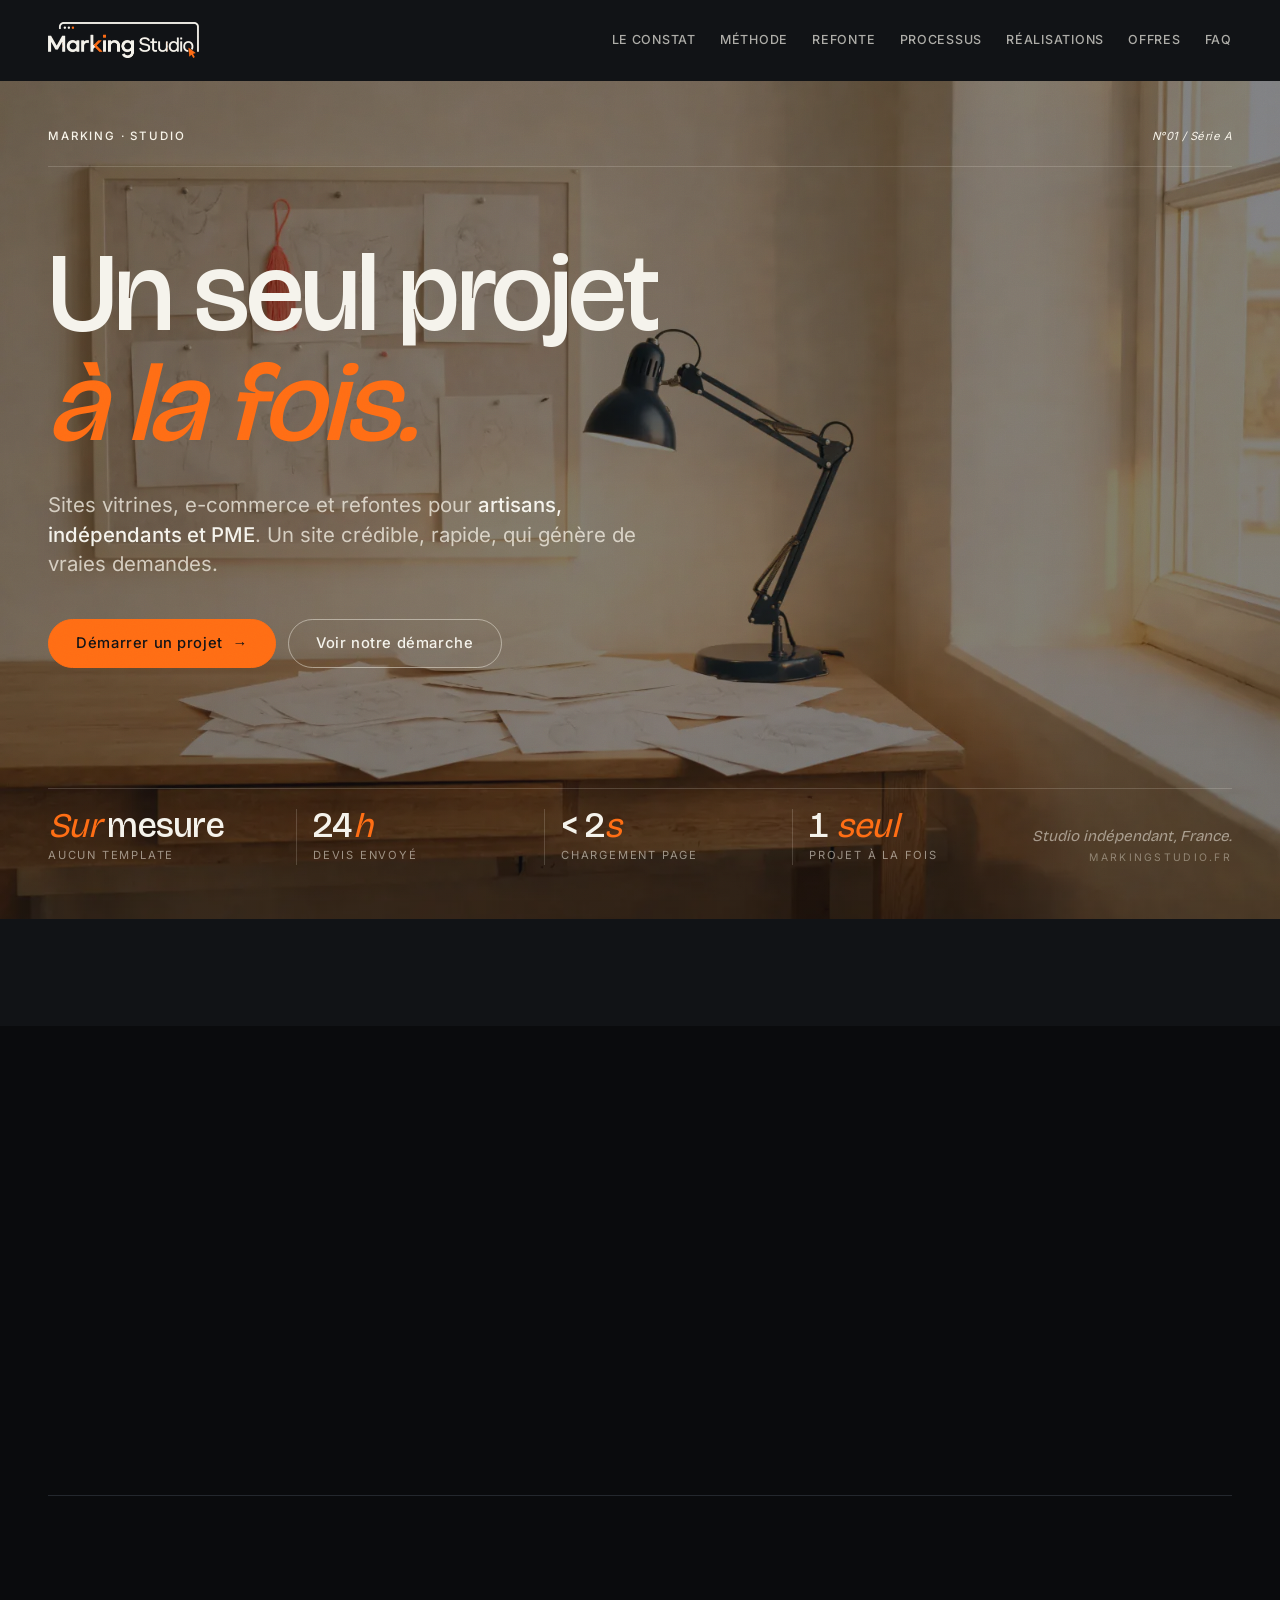
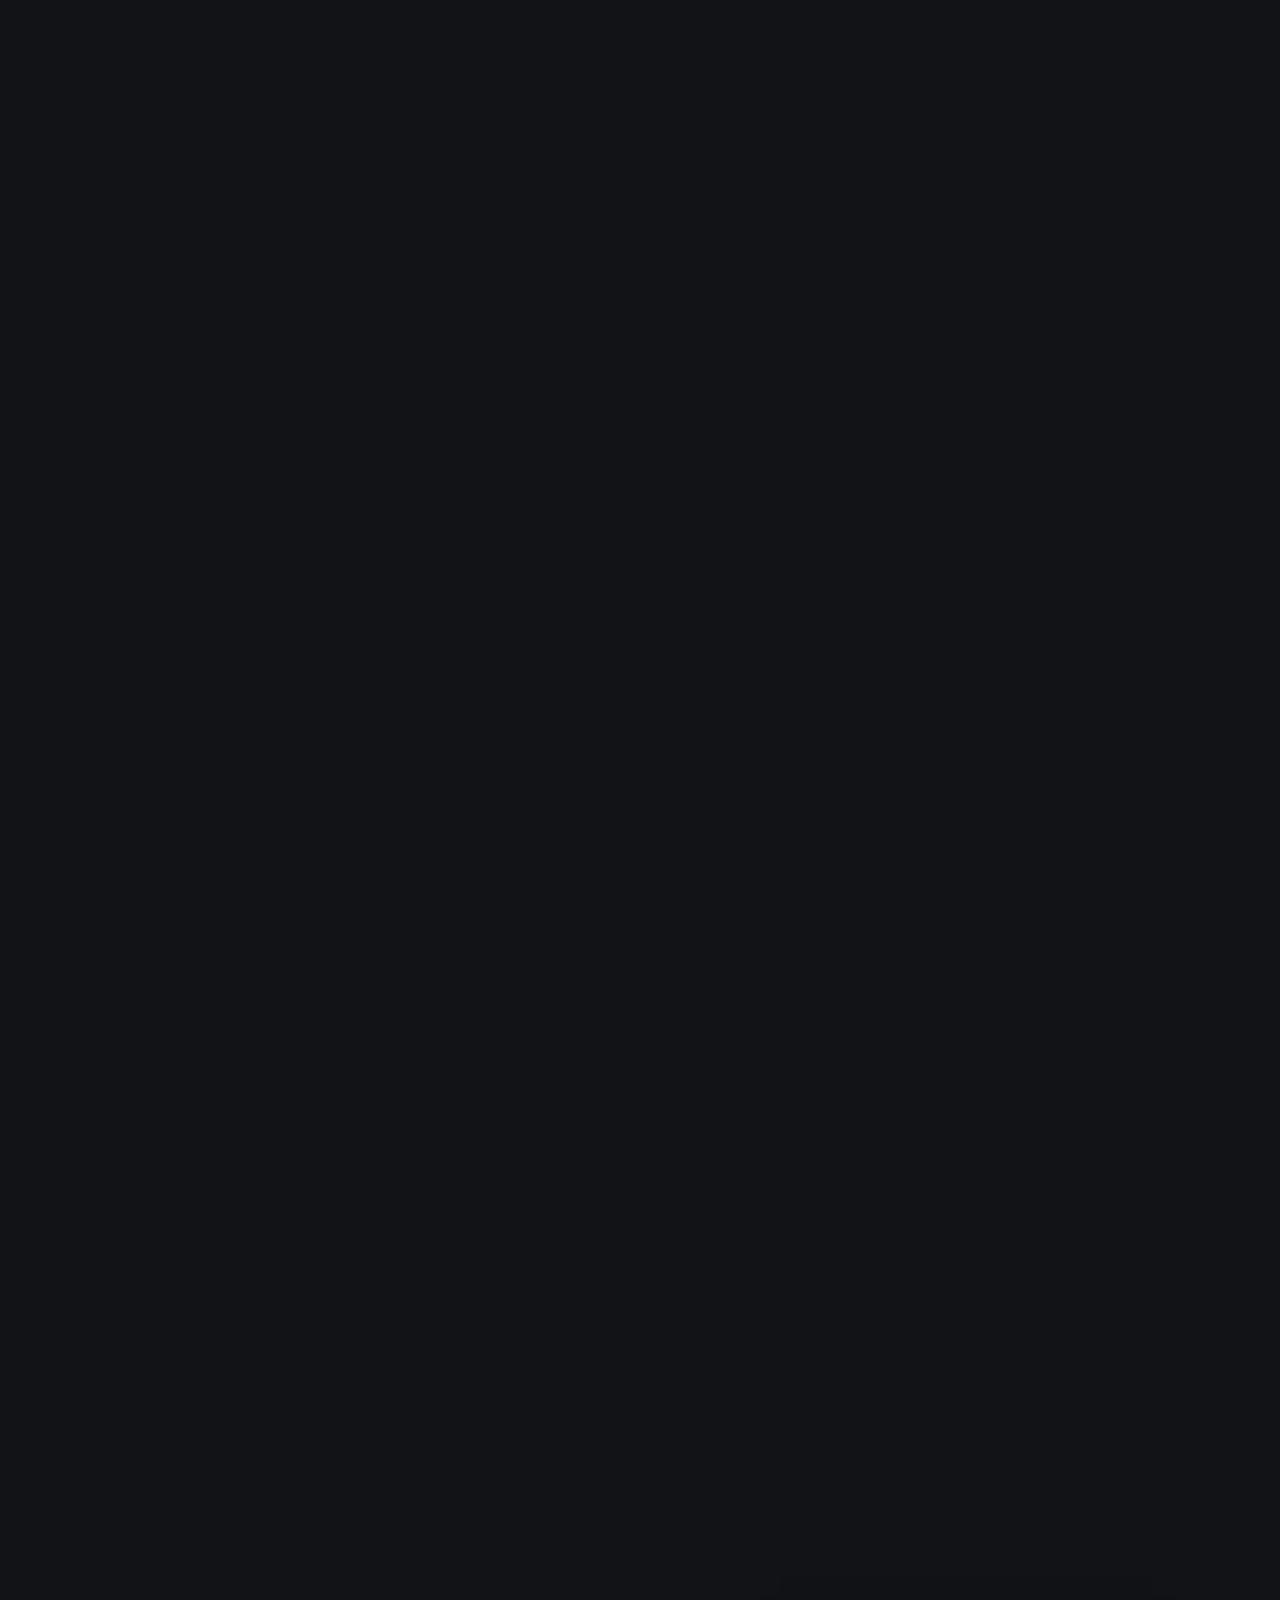
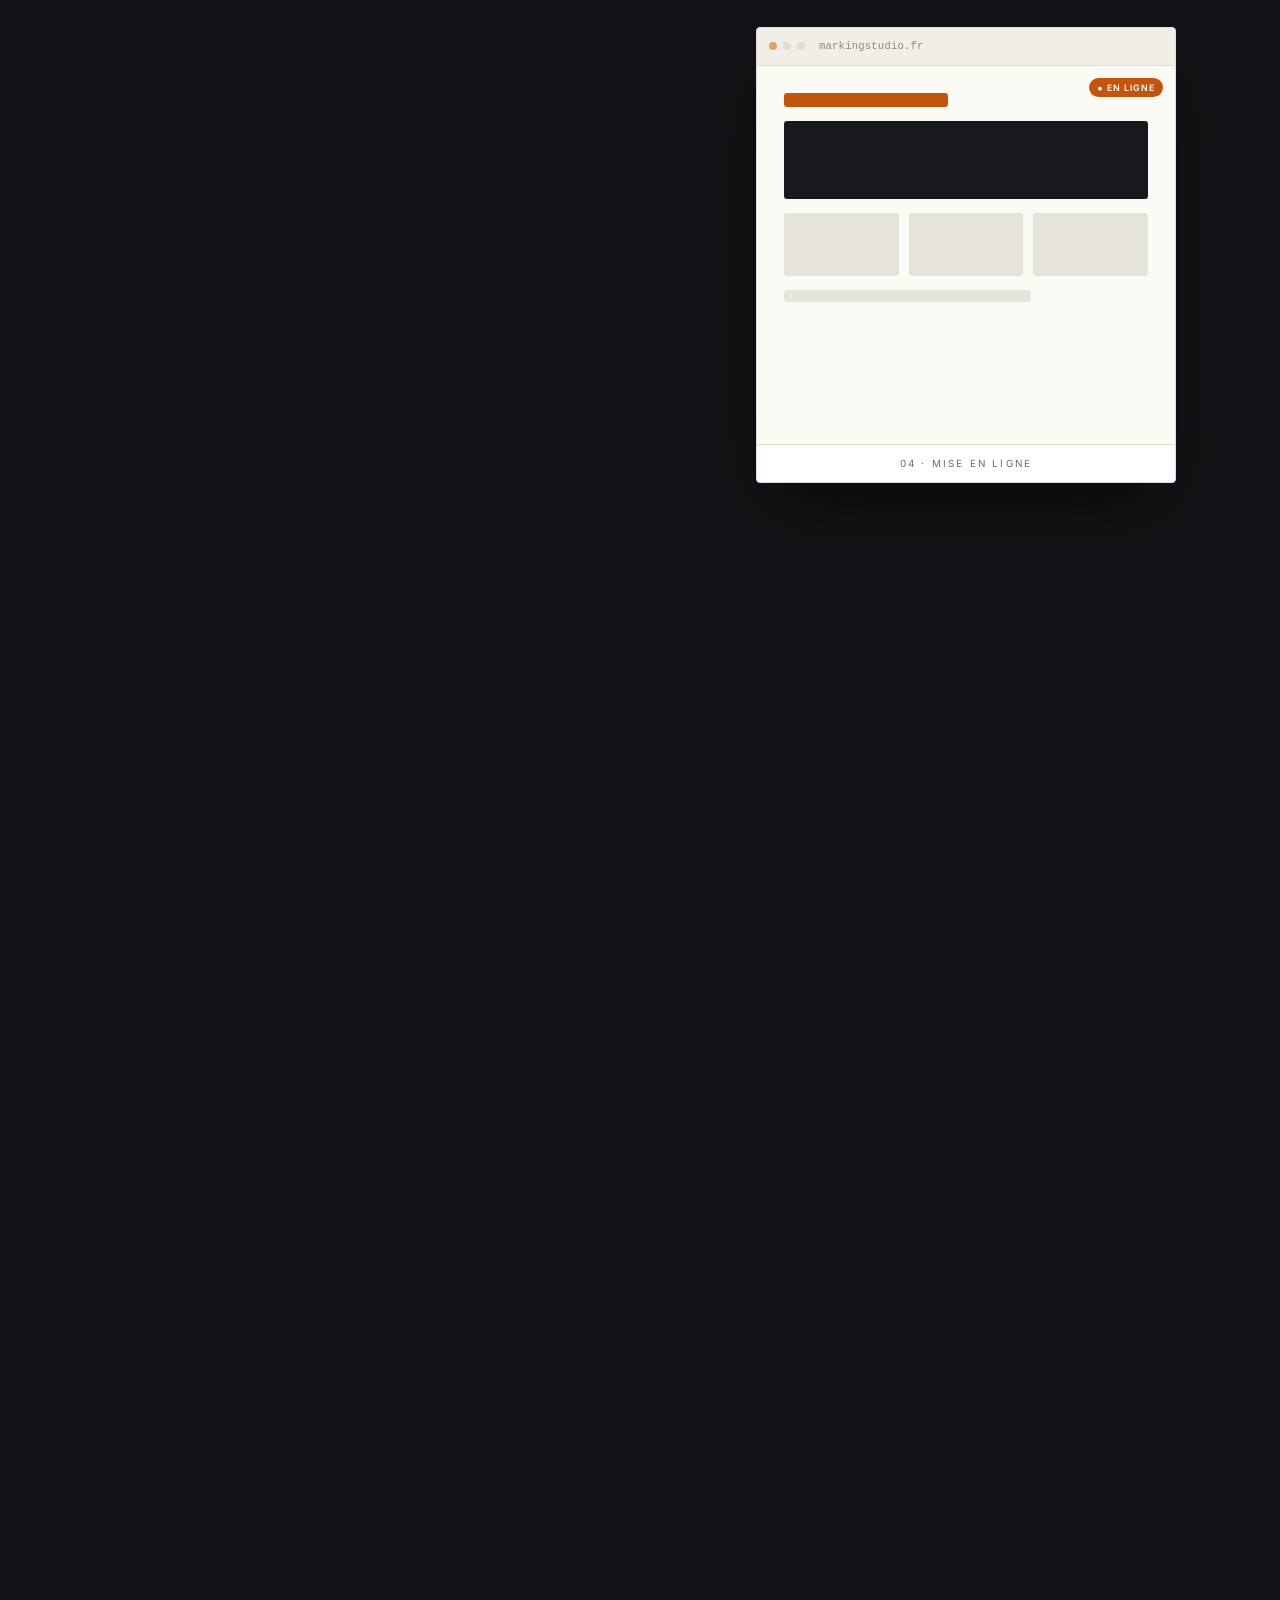
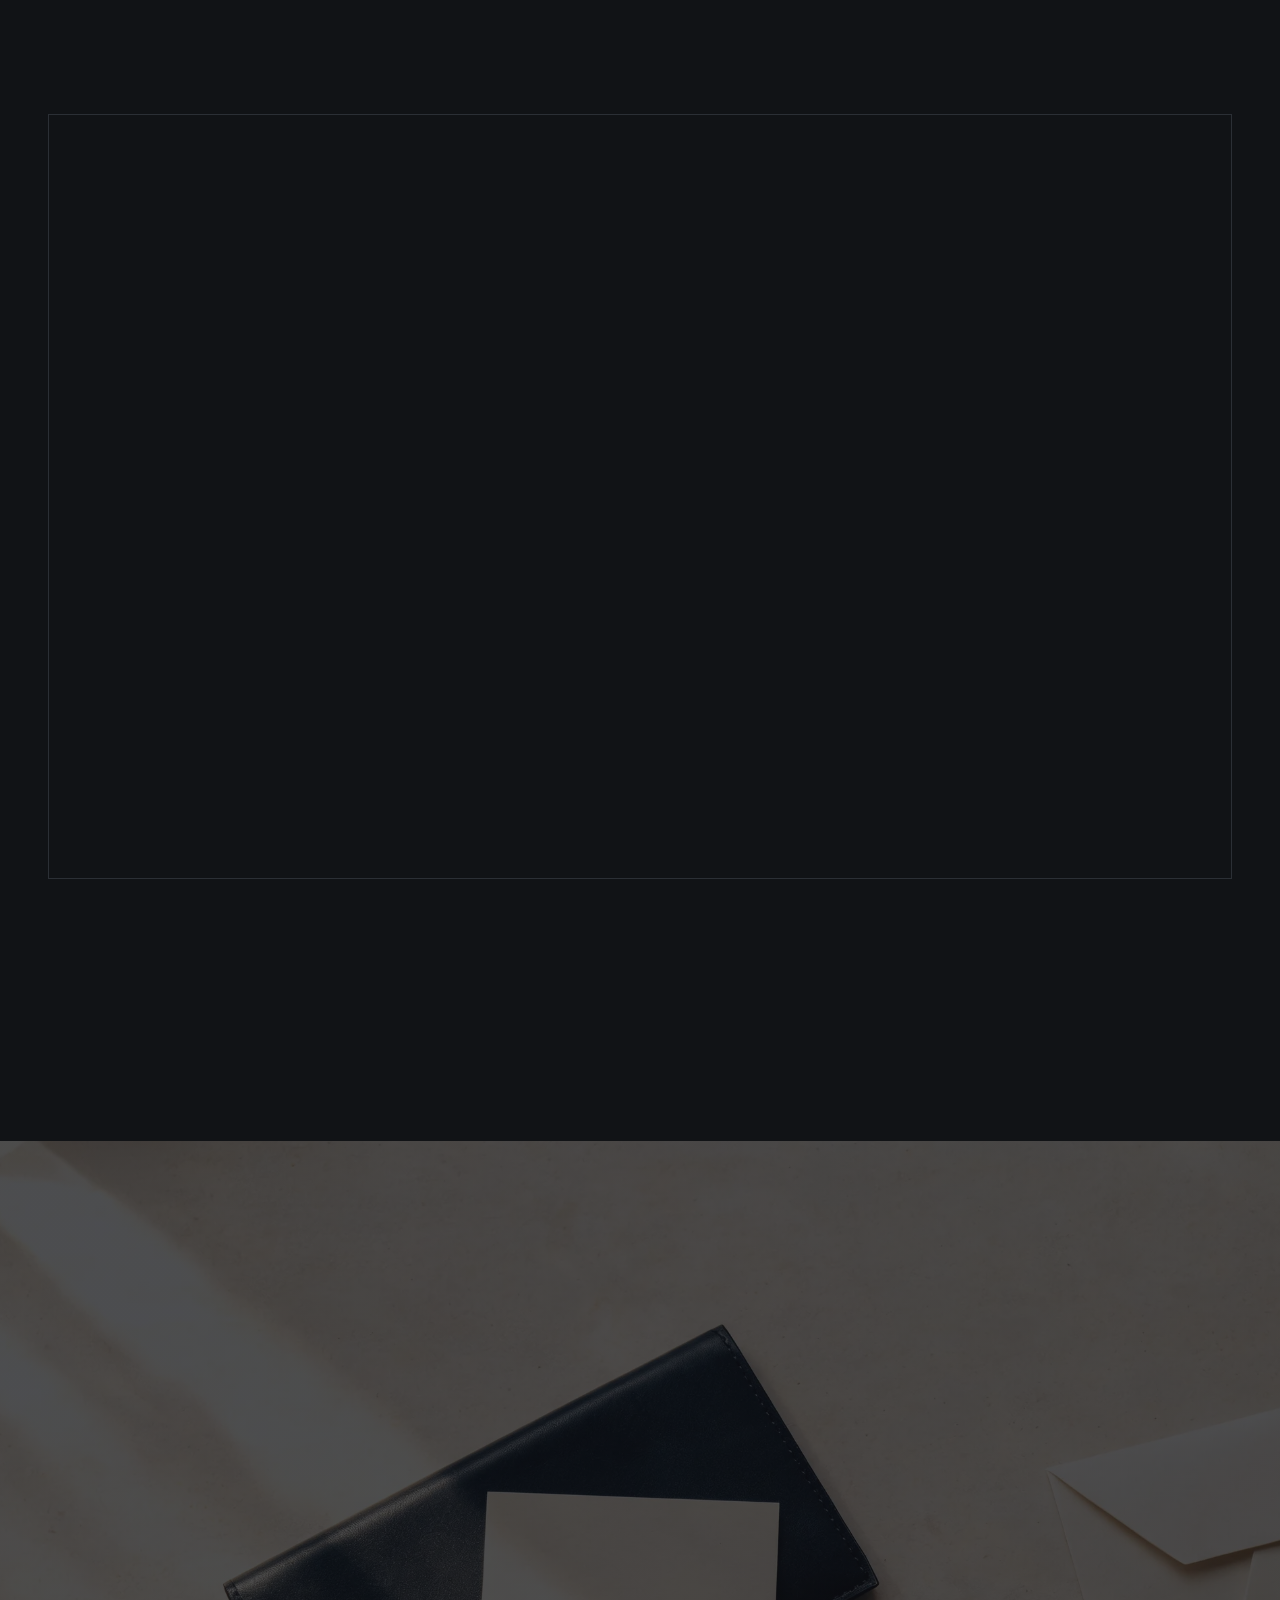
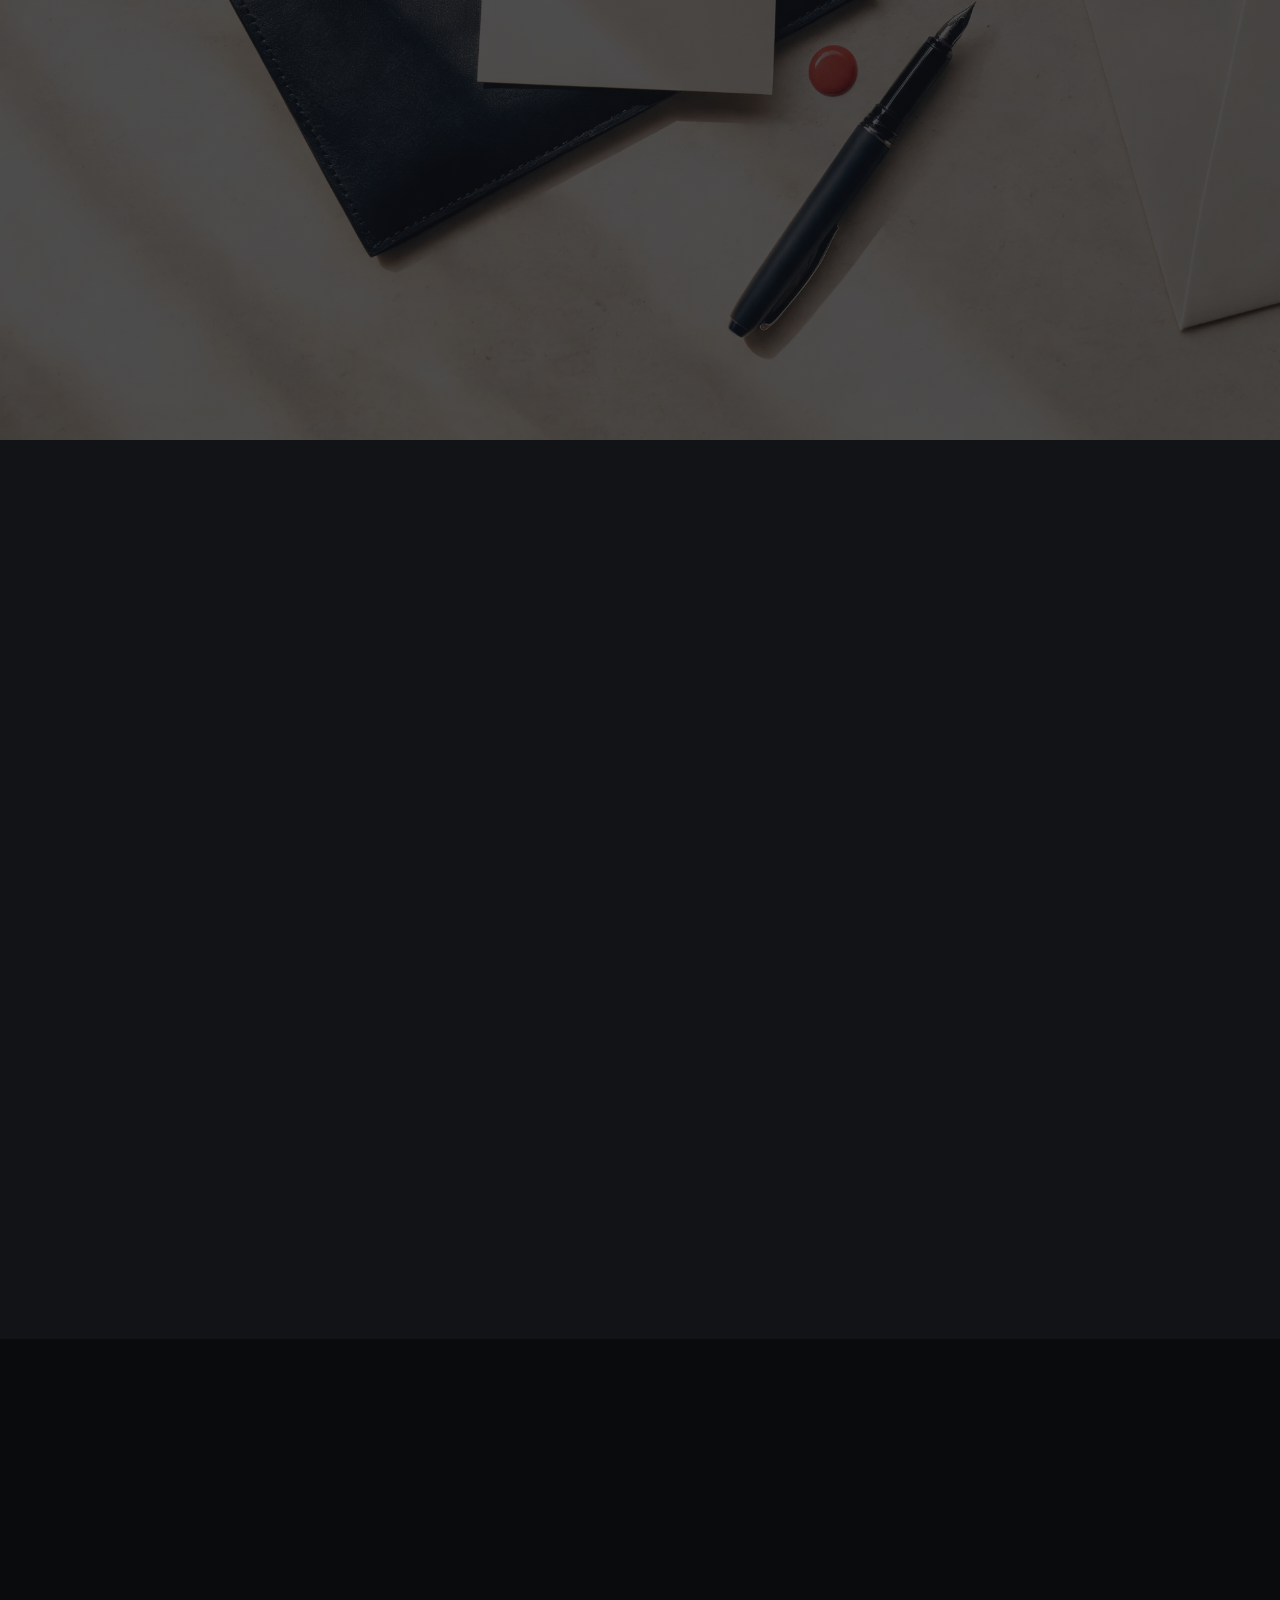
<file: index.html>
<!DOCTYPE html>
<html lang="fr">
<head>
<meta charset="UTF-8">
<meta name="viewport" content="width=device-width, initial-scale=1.0">
<title>Marking Studio · Création de sites internet sur mesure</title>
<meta name="description" content="Marking Studio · Studio de création de sites internet sur mesure. Design éditorial, code propre, sites originaux. Devis gratuit sous 24h.">
<meta name="keywords" content="création site web, agence web France, site vitrine professionnel, développement web sur-mesure, site internet entreprise, référencement SEO, site responsive">
<meta name="author" content="Marking Studio">
<meta name="robots" content="index, follow">
<link rel="canonical" href="https://markingstudio.fr/">

<!-- Open Graph -->
<meta property="og:type" content="website">
<meta property="og:locale" content="fr_FR">
<meta property="og:url" content="https://markingstudio.fr/">
<meta property="og:title" content="Marking Studio · Création de sites internet sur mesure">
<meta property="og:description" content="Studio de création de sites internet sur mesure. Design éditorial, code propre, sites originaux.">
<meta property="og:site_name" content="Marking Studio">

<!-- Favicon -->
<link rel="icon" type="image/svg+xml" href="assets/favicon.svg">

<!-- LCP — the hero background photo is the largest paint. Preload it high-priority
     so it starts downloading before the CSS that references it is parsed. -->
<link rel="preload" as="image" href="images/hero-atelier.webp" fetchpriority="high">

<!-- Fonts — self-hosted, declared in css/base.css -->
<link rel="preload" href="assets/fonts/bricolage-grotesque-latin.woff2" as="font" type="font/woff2" crossorigin>
<link rel="preload" href="assets/fonts/inter-latin.woff2" as="font" type="font/woff2" crossorigin>

<!-- Styles -->
<link rel="stylesheet" href="css/base.css">
<link rel="stylesheet" href="css/style.css">

<!-- JSON-LD Schema.org -->
<script type="application/ld+json">
{
  "@context": "https://schema.org",
  "@type": "ProfessionalService",
  "name": "Marking Studio",
  "description": "Studio de création de sites internet sur mesure : design éditorial et code propre.",
  "url": "https://markingstudio.fr",
  "telephone": "+33-6-51-39-01-26",
  "email": "contact@markingstudio.fr",
  "priceRange": "€€",
  "address": { "@type": "PostalAddress", "addressCountry": "FR" },
  "areaServed": "FR",
  "hasOfferCatalog": {
    "@type": "OfferCatalog",
    "name": "Offres création de site web",
    "itemListElement": [
      { "@type": "Offer", "name": "Série A · Essentiel" },
      { "@type": "Offer", "name": "Série B · Sur mesure" },
      { "@type": "Offer", "name": "Série C · Atelier" }
    ]
  }
}
</script>

<!-- Intro overlay flag — set before first paint to avoid FOUC.
     Shows the "build" intro once per session, never under reduced-motion. -->
<script>
  (function () {
    try {
      var reduce = window.matchMedia('(prefers-reduced-motion: reduce)').matches;
      if (!reduce && !sessionStorage.getItem('ms-intro-seen')) {
        document.documentElement.classList.add('intro-active');
      }
    } catch (e) {}
  })();
</script>
</head>
<body>

<!-- ==========================================================================
     INTRO OVERLAY  ·  "le site se construit"
     Only rendered when <html> has .intro-active (set by the head script).
     ========================================================================== -->
<div class="build-intro" aria-hidden="true">
  <div class="build-intro__stage">
    <svg class="build-intro__frame" viewBox="0 0 320 220" fill="none" aria-hidden="true">
      <rect class="build-intro__frame-rect" x="2" y="2" width="316" height="216" rx="8"/>
      <line class="build-intro__frame-bar" x1="2" y1="34" x2="318" y2="34"/>
    </svg>
    <span class="build-intro__dot" style="--i:0"></span>
    <span class="build-intro__dot" style="--i:1"></span>
    <span class="build-intro__dot" style="--i:2"></span>
    <div class="build-intro__grid" aria-hidden="true"></div>
    <span class="build-intro__block build-intro__block--a" style="--i:0"></span>
    <span class="build-intro__block build-intro__block--b" style="--i:1"></span>
    <span class="build-intro__block build-intro__block--c" style="--i:2"></span>
    <span class="build-intro__block build-intro__block--d" style="--i:3"></span>
    <p class="build-intro__title">Un seul projet <span class="em-italic">à&nbsp;la&nbsp;fois.</span></p>
  </div>
</div>

<a href="#hero" class="skip-link">Aller au contenu principal</a>

<!-- ==========================================================================
     HEADER
     ========================================================================== -->
<header class="header" id="header">
  <div class="container header__inner">
    <a href="#hero" class="logo" aria-label="Marking Studio · Accueil">
      <img class="logo__img" src="images/logo-markingstudio-dark@2x.png" alt="Marking Studio" width="301" height="72">
    </a>

    <nav class="nav" aria-label="Navigation principale">
      <ul class="nav__list" role="list">
        <li><a href="#pain">Le constat</a></li>
        <li><a href="#answer">Méthode</a></li>
        <li><a href="#refonte">Refonte</a></li>
        <li><a href="#journey">Processus</a></li>
        <li><a href="#examples">Réalisations</a></li>
        <li><a href="#pricing">Offres</a></li>
        <li><a href="#faq">FAQ</a></li>
      </ul>
    </nav>

    <button class="menu-toggle" aria-label="Ouvrir le menu" aria-expanded="false">
      <span></span><span></span><span></span>
    </button>
  </div>

  <div class="mobile-menu" id="mobileMenu" aria-hidden="true">
    <ul role="list">
      <li><a href="#pain">Le constat</a></li>
      <li><a href="#answer">Méthode</a></li>
      <li><a href="#refonte">Refonte</a></li>
      <li><a href="#journey">Processus</a></li>
      <li><a href="#examples">Réalisations</a></li>
      <li><a href="#pricing">Offres</a></li>
      <li><a href="#faq">FAQ</a></li>
      <li><a href="#contact" class="btn btn--primary">Démarrer un projet</a></li>
    </ul>
  </div>
</header>

<main>

<!-- ==========================================================================
     HERO  ·  N° 01 / Série A
     ========================================================================== -->
<section class="hero" id="hero">
  <div class="container hero__inner">

    <div class="hero__strap reveal">
      <span class="label">MARKING · STUDIO</span>
      <span class="folio">N°01 / Série A</span>
    </div>

    <div class="hero__body">
      <h1 class="hero__title reveal-words">
        <span class="hero__title-line">Un seul projet</span>
        <span class="hero__title-line"><span class="em-italic">à la fois.</span></span>
      </h1>

      <p class="hero__sub reveal">
        Sites vitrines, e-commerce et refontes pour <strong>artisans, indépendants et PME</strong>.
        Un site crédible, rapide, qui génère de vraies demandes.
      </p>

      <div class="hero__cta reveal">
        <a href="#contact" class="btn btn--accent btn--lg">
          Démarrer un projet
          <span class="btn__arrow" aria-hidden="true">→</span>
        </a>
        <a href="#examples" class="btn btn--ghost btn--lg">
          Voir notre démarche
        </a>
      </div>
    </div>

    <div class="hero__foot reveal">
      <div class="hero__stats">
        <div class="stat">
          <div class="stat__value"><span class="em-italic">Sur</span> mesure</div>
          <div class="stat__label">Aucun template</div>
        </div>
        <div class="stat">
          <div class="stat__value">24<span class="em-italic">h</span></div>
          <div class="stat__label">Devis envoyé</div>
        </div>
        <div class="stat">
          <div class="stat__value">&lt; 2<span class="em-italic">s</span></div>
          <div class="stat__label">Chargement page</div>
        </div>
        <div class="stat">
          <div class="stat__value">1 <span class="em-italic">seul</span></div>
          <div class="stat__label">Projet à la fois</div>
        </div>
      </div>

      <p class="hero__sig">
        Studio indépendant, France.
        <span class="hero__sig-line">markingstudio.fr</span>
      </p>
    </div>

  </div>
</section>

<!-- Marquee strip — recto/verso ornament -->
<div class="marquee reveal" aria-hidden="true">
  <div class="marquee__inner">
    <span class="marquee__item">Sites vitrines</span>
    <span class="marquee__item"><span><i>Identités</i> web</span></span>
    <span class="marquee__item">E-commerce</span>
    <span class="marquee__item"><span>Applications <i>sur mesure</i></span></span>
    <span class="marquee__item">Référencement</span>
    <span class="marquee__item"><span>Sites <i>originaux</i></span></span>
    <span class="marquee__item">Sites vitrines</span>
    <span class="marquee__item"><span><i>Identités</i> web</span></span>
    <span class="marquee__item">E-commerce</span>
    <span class="marquee__item"><span>Applications <i>sur mesure</i></span></span>
    <span class="marquee__item">Référencement</span>
    <span class="marquee__item"><span>Sites <i>originaux</i></span></span>
  </div>
</div>

<!-- ==========================================================================
     PAIN  ·  N° 02
     “Disons les choses comme elles sont.”
     ========================================================================== -->
<section class="pain section" id="pain" data-section="verso">
  <div class="container">

    <div class="section__top reveal">
      <div class="section__top-left">
        <span class="pilcrow" aria-hidden="true"><svg class="fleur" xmlns="http://www.w3.org/2000/svg" viewBox="0 0 100 130" fill="currentColor" aria-hidden="true"><path d="M50 4 C 47 10 44 18 43 28 C 42 36 42 46 44 56 L 44 62 C 38 56 30 50 22 50 C 14 50 8 56 10 66 C 12 76 22 82 32 80 C 38 78 42 74 44 68 L 44 72 L 28 72 L 28 78 L 44 78 L 44 84 C 40 86 34 90 30 96 C 26 104 28 112 34 112 C 40 112 44 106 46 98 L 46 122 L 50 128 L 54 122 L 54 98 C 56 106 60 112 66 112 C 72 112 74 104 70 96 C 66 90 60 86 56 84 L 56 78 L 72 78 L 72 72 L 56 72 L 56 68 C 58 74 62 78 68 80 C 78 82 88 76 90 66 C 92 56 86 50 78 50 C 70 50 62 56 56 62 L 56 56 C 58 46 58 36 57 28 C 56 18 53 10 50 4 Z"/></svg></span>
        <span class="label">Le constat</span>
      </div>
      <span class="folio">N°02 / Série A</span>
    </div>

    <div class="pain__title-block">
      <h2 class="pain__title reveal-words">
        Votre site<br>
        ne vous <span class="em-italic">ressemble</span><br>
        plus.
      </h2>
      <p class="pain__intro reveal">
        Vous le savez. Vos prospects aussi.
        Un site bâclé, daté ou copié-collé sur un template Wix
        coûte plus cher en clients perdus qu'il n'a coûté à produire.
      </p>
    </div>

    <div class="pain__grid">
      <!-- Item i. « visiteur qui part » — le contenu dérive vers la gauche puis
           file hors du cadre après 3 s, comme le visiteur qu'il décrit ; un clic
           sur la case le fait revenir (voir main.js). -->
      <article class="pain-item pain-item--visitor reveal">
        <div class="pain-item__body">
          <div class="pain-item__num">i.</div>
          <h3>Vos visiteurs partent en quelques secondes.</h3>
          <p>
            Site lent, mobile cassé, hiérarchie confuse : chaque friction
            renvoie vos prospects vers le concurrent juste en dessous
            dans Google.
          </p>
        </div>
        <button class="pain-item__return" type="button" disabled>
          <span class="pain-item__return-num" aria-hidden="true">i.</span>
          <span><span class="em-italic">Parti chez le concurrent.</span><br>Cliquez pour le faire revenir.</span>
        </button>
      </article>

      <!-- Item ii. « introuvable sur Google » — le contenu n'apparaît pas :
           titre et texte restent fantômes (flou fort, quasi transparents),
           comme un site absent de l'index ; un clic « indexe » le bloc et fait
           la mise au point (voir main.js). -->
      <article class="pain-item pain-item--unindexed reveal">
        <div class="pain-item__num">ii.</div>
        <h3>Vous n'apparaissez pas sur Google.</h3>
        <p>
          Sans SEO technique pensé en amont, un site n'existe pas.
          Vous payez de la publicité pour générer le trafic
          que votre site devrait déjà attirer.
        </p>
        <button class="pain-item__return" type="button" disabled>
          <span><span class="em-italic">Introuvable sur Google.</span><br>Cliquez pour l'indexer.</span>
        </button>
      </article>

      <!-- Item iii. « vous ressemblez à tout le monde » — le contenu se
           duplique en échos identiques décalés derrière l'original (mêmes
           templates, mêmes blocs…) ; un clic « démarque » le bloc et disperse
           les clones (échos créés et pilotés par main.js). -->
      <article class="pain-item pain-item--cloned reveal">
        <div class="pain-item__body">
          <div class="pain-item__num">iii.</div>
          <h3>Vous ressemblez à tout le monde.</h3>
          <p>
            Mêmes templates, mêmes blocs, mêmes photos.
            Dans un marché saturé, l'identité visuelle n'est plus
            un luxe : c'est ce qui fait qu'on vous choisit.
          </p>
        </div>
        <button class="pain-item__return" type="button" disabled>
          <span class="em-italic">Cliquez pour vous démarquer.</span>
        </button>
      </article>
    </div>

  </div>
</section>

<!-- ==========================================================================
     ANSWER  ·  N° 03
     Reinforces hero — “You get them.”
     ========================================================================== -->
<section class="answer section" id="answer">
  <div class="container">

    <div class="section__top reveal">
      <div class="section__top-left">
        <span class="pilcrow" aria-hidden="true"><svg class="fleur" xmlns="http://www.w3.org/2000/svg" viewBox="0 0 100 130" fill="currentColor" aria-hidden="true"><path d="M50 4 C 47 10 44 18 43 28 C 42 36 42 46 44 56 L 44 62 C 38 56 30 50 22 50 C 14 50 8 56 10 66 C 12 76 22 82 32 80 C 38 78 42 74 44 68 L 44 72 L 28 72 L 28 78 L 44 78 L 44 84 C 40 86 34 90 30 96 C 26 104 28 112 34 112 C 40 112 44 106 46 98 L 46 122 L 50 128 L 54 122 L 54 98 C 56 106 60 112 66 112 C 72 112 74 104 70 96 C 66 90 60 86 56 84 L 56 78 L 72 78 L 72 72 L 56 72 L 56 68 C 58 74 62 78 68 80 C 78 82 88 76 90 66 C 92 56 86 50 78 50 C 70 50 62 56 56 62 L 56 56 C 58 46 58 36 57 28 C 56 18 53 10 50 4 Z"/></svg></span>
        <span class="label">Notre réponse</span>
      </div>
      <span class="folio">N°03 / Série A</span>
    </div>

    <div class="answer__layout">
      <div class="answer__col-left reveal">
        <span class="label label--ink">Marking · Studio</span>
        <h2 class="answer__quote">
          Un site qui <span class="em-italic">parle</span> à vos <span class="mark-hl">clients</span>,
          se charge en moins de deux secondes,
          et reste <span class="em-italic">en mémoire</span> longtemps après la visite.
        </h2>
        <a href="#contact" class="btn btn--primary">
          Démarrer un projet
          <span class="btn__arrow" aria-hidden="true">→</span>
        </a>
      </div>

      <div class="answer__col-right reveal">
        <ul class="answer-stack" role="list">
          <li class="answer-stack__pin" style="--i:0">
            <div class="answer-card">
              <span class="answer-card__num">i.</span>
              <div class="answer-card__title">
                Design éditorial sur mesure
                <small>Une identité visuelle pensée pour votre marché, pas un thème acheté.</small>
              </div>
              <span class="answer-card__mark" aria-hidden="true"><svg class="fleur" xmlns="http://www.w3.org/2000/svg" viewBox="0 0 100 130" fill="currentColor" aria-hidden="true"><path d="M50 4 C 47 10 44 18 43 28 C 42 36 42 46 44 56 L 44 62 C 38 56 30 50 22 50 C 14 50 8 56 10 66 C 12 76 22 82 32 80 C 38 78 42 74 44 68 L 44 72 L 28 72 L 28 78 L 44 78 L 44 84 C 40 86 34 90 30 96 C 26 104 28 112 34 112 C 40 112 44 106 46 98 L 46 122 L 50 128 L 54 122 L 54 98 C 56 106 60 112 66 112 C 72 112 74 104 70 96 C 66 90 60 86 56 84 L 56 78 L 72 78 L 72 72 L 56 72 L 56 68 C 58 74 62 78 68 80 C 78 82 88 76 90 66 C 92 56 86 50 78 50 C 70 50 62 56 56 62 L 56 56 C 58 46 58 36 57 28 C 56 18 53 10 50 4 Z"/></svg></span>
            </div>
          </li>
          <li class="answer-stack__pin" style="--i:1">
            <div class="answer-card">
              <span class="answer-card__num">ii.</span>
              <div class="answer-card__title">
                Code propre &amp; performance
                <small>HTML/CSS écrit à la main ou WordPress sur-mesure, Core Web Vitals optimisés, score Lighthouse 95+.</small>
              </div>
              <span class="answer-card__mark" aria-hidden="true"><svg class="fleur" xmlns="http://www.w3.org/2000/svg" viewBox="0 0 100 130" fill="currentColor" aria-hidden="true"><path d="M50 4 C 47 10 44 18 43 28 C 42 36 42 46 44 56 L 44 62 C 38 56 30 50 22 50 C 14 50 8 56 10 66 C 12 76 22 82 32 80 C 38 78 42 74 44 68 L 44 72 L 28 72 L 28 78 L 44 78 L 44 84 C 40 86 34 90 30 96 C 26 104 28 112 34 112 C 40 112 44 106 46 98 L 46 122 L 50 128 L 54 122 L 54 98 C 56 106 60 112 66 112 C 72 112 74 104 70 96 C 66 90 60 86 56 84 L 56 78 L 72 78 L 72 72 L 56 72 L 56 68 C 58 74 62 78 68 80 C 78 82 88 76 90 66 C 92 56 86 50 78 50 C 70 50 62 56 56 62 L 56 56 C 58 46 58 36 57 28 C 56 18 53 10 50 4 Z"/></svg></span>
            </div>
          </li>
          <li class="answer-stack__pin" style="--i:2">
            <div class="answer-card">
              <span class="answer-card__num">iii.</span>
              <div class="answer-card__title">
                Référencement intégré
                <small>SEO technique pensé dès la maquette : structure, balises, vitesse, données structurées.</small>
              </div>
              <span class="answer-card__mark" aria-hidden="true"><svg class="fleur" xmlns="http://www.w3.org/2000/svg" viewBox="0 0 100 130" fill="currentColor" aria-hidden="true"><path d="M50 4 C 47 10 44 18 43 28 C 42 36 42 46 44 56 L 44 62 C 38 56 30 50 22 50 C 14 50 8 56 10 66 C 12 76 22 82 32 80 C 38 78 42 74 44 68 L 44 72 L 28 72 L 28 78 L 44 78 L 44 84 C 40 86 34 90 30 96 C 26 104 28 112 34 112 C 40 112 44 106 46 98 L 46 122 L 50 128 L 54 122 L 54 98 C 56 106 60 112 66 112 C 72 112 74 104 70 96 C 66 90 60 86 56 84 L 56 78 L 72 78 L 72 72 L 56 72 L 56 68 C 58 74 62 78 68 80 C 78 82 88 76 90 66 C 92 56 86 50 78 50 C 70 50 62 56 56 62 L 56 56 C 58 46 58 36 57 28 C 56 18 53 10 50 4 Z"/></svg></span>
            </div>
          </li>
          <li class="answer-stack__pin" style="--i:3">
            <div class="answer-card">
              <span class="answer-card__num">iv.</span>
              <div class="answer-card__title">
                Autonomie post-livraison
                <small>CMS clair (WordPress ou sur-mesure), formation incluse, vous pilotez vos contenus sans nous appeler.</small>
              </div>
              <span class="answer-card__mark" aria-hidden="true"><svg class="fleur" xmlns="http://www.w3.org/2000/svg" viewBox="0 0 100 130" fill="currentColor" aria-hidden="true"><path d="M50 4 C 47 10 44 18 43 28 C 42 36 42 46 44 56 L 44 62 C 38 56 30 50 22 50 C 14 50 8 56 10 66 C 12 76 22 82 32 80 C 38 78 42 74 44 68 L 44 72 L 28 72 L 28 78 L 44 78 L 44 84 C 40 86 34 90 30 96 C 26 104 28 112 34 112 C 40 112 44 106 46 98 L 46 122 L 50 128 L 54 122 L 54 98 C 56 106 60 112 66 112 C 72 112 74 104 70 96 C 66 90 60 86 56 84 L 56 78 L 72 78 L 72 72 L 56 72 L 56 68 C 58 74 62 78 68 80 C 78 82 88 76 90 66 C 92 56 86 50 78 50 C 70 50 62 56 56 62 L 56 56 C 58 46 58 36 57 28 C 56 18 53 10 50 4 Z"/></svg></span>
            </div>
          </li>
          <li class="answer-stack__pin" style="--i:4">
            <div class="answer-card">
              <span class="answer-card__num">v.</span>
              <div class="answer-card__title">
                3 mois d'accompagnement offerts
                <small>Accompagnement inclus pendant 3 mois après la livraison du site, renouvelable ensuite sur abonnement.</small>
              </div>
              <span class="answer-card__mark" aria-hidden="true"><svg class="fleur" xmlns="http://www.w3.org/2000/svg" viewBox="0 0 100 130" fill="currentColor" aria-hidden="true"><path d="M50 4 C 47 10 44 18 43 28 C 42 36 42 46 44 56 L 44 62 C 38 56 30 50 22 50 C 14 50 8 56 10 66 C 12 76 22 82 32 80 C 38 78 42 74 44 68 L 44 72 L 28 72 L 28 78 L 44 78 L 44 84 C 40 86 34 90 30 96 C 26 104 28 112 34 112 C 40 112 44 106 46 98 L 46 122 L 50 128 L 54 122 L 54 98 C 56 106 60 112 66 112 C 72 112 74 104 70 96 C 66 90 60 86 56 84 L 56 78 L 72 78 L 72 72 L 56 72 L 56 68 C 58 74 62 78 68 80 C 78 82 88 76 90 66 C 92 56 86 50 78 50 C 70 50 62 56 56 62 L 56 56 C 58 46 58 36 57 28 C 56 18 53 10 50 4 Z"/></svg></span>
            </div>
          </li>
        </ul>
      </div>
    </div>

  </div>
</section>

<!-- ==========================================================================
     REFONTE  ·  N° 04 — avant / après
     ========================================================================== -->
<section class="refonte section" id="refonte">
  <div class="container">

    <div class="section__top reveal">
      <div class="section__top-left">
        <span class="pilcrow" aria-hidden="true"><svg class="fleur" xmlns="http://www.w3.org/2000/svg" viewBox="0 0 100 130" fill="currentColor" aria-hidden="true"><path d="M50 4 C 47 10 44 18 43 28 C 42 36 42 46 44 56 L 44 62 C 38 56 30 50 22 50 C 14 50 8 56 10 66 C 12 76 22 82 32 80 C 38 78 42 74 44 68 L 44 72 L 28 72 L 28 78 L 44 78 L 44 84 C 40 86 34 90 30 96 C 26 104 28 112 34 112 C 40 112 44 106 46 98 L 46 122 L 50 128 L 54 122 L 54 98 C 56 106 60 112 66 112 C 72 112 74 104 70 96 C 66 90 60 86 56 84 L 56 78 L 72 78 L 72 72 L 56 72 L 56 68 C 58 74 62 78 68 80 C 78 82 88 76 90 66 C 92 56 86 50 78 50 C 70 50 62 56 56 62 L 56 56 C 58 46 58 36 57 28 C 56 18 53 10 50 4 Z"/></svg></span>
        <span class="label">Avant / Après</span>
      </div>
      <span class="folio">N°04 / Série A</span>
    </div>

    <h2 class="section__title reveal-words">
      La refonte,<br>
      <span class="em-italic">glissez pour voir.</span>
    </h2>
    <p class="section__lead reveal">
      Un même site, deux perceptions. Tirez la poignée pour passer de l'existant
      daté à la version Marking Studio. Cas d'école&nbsp;: une menuiserie fictive.
    </p>

    <div class="compare reveal" style="--pos:50%; margin-top: clamp(2.5rem, 5vh, 4rem);">

      <!-- APRÈS — base layer (Marking) -->
      <div class="compare__pane compare__pane--after">
        <div class="mk mk--new" aria-hidden="true">
          <div class="mk--new__bar">
            <span class="mk--new__dot"></span><span class="mk--new__dot"></span><span class="mk--new__dot"></span>
            <span class="mk--new__url">menuiserie-perrin.fr</span>
          </div>
          <div class="mk--new__body">
            <div class="mk--new__nav">
              <span class="mk--new__wordmark">Menuiserie Perrin</span>
              <span class="mk--new__nav-links">Réalisations · L'atelier · Contact</span>
            </div>
            <div class="mk--new__hero">
              <span class="mk--new__eyebrow">Menuiserie d'atelier — Depuis 1987</span>
              <p class="mk--new__title">Le bois, travaillé dans <i>les règles de l'art.</i></p>
              <span class="mk--new__cta">Demander un devis</span>
            </div>
            <div class="mk--new__gallery"><span></span><span></span><span></span></div>
            <div class="mk--new__meta">
              <span>38 ans d'atelier</span>
              <span>Essences locales</span>
              <span>Devis sous 48&nbsp;h</span>
            </div>
          </div>
        </div>
        <span class="compare__tag compare__tag--after">Après</span>
      </div>

      <!-- AVANT — clipped layer on top (vieux site) -->
      <div class="compare__pane compare__pane--before">
        <div class="mk mk--old" aria-hidden="true">
          <div class="mk--old__bar">www.menuiserie-perrin.fr/accueil.php</div>
          <div class="mk--old__page">
            <div class="mk--old__header">
              <span class="mk--old__name">Menuiserie Perrin</span>
              <span class="mk--old__tagline">Menuiserie bois &amp; agencement sur mesure depuis 1987</span>
            </div>
            <div class="mk--old__nav">
              <span>Accueil</span><span>L'entreprise</span><span>Nos réalisations</span><span>Contact</span>
            </div>
            <div class="mk--old__carousel">
              <span class="mk--old__arrow mk--old__arrow--prev">◄</span>
              <span class="mk--old__arrow mk--old__arrow--next">►</span>
              <span class="mk--old__dots"><span></span><span></span><span></span></span>
            </div>
            <div class="mk--old__content">
              <p class="mk--old__h">Bienvenue</p>
              <p class="mk--old__text">Bienvenue sur le site de la Menuiserie Perrin. Notre entreprise
              familiale réalise tous vos travaux de menuiserie intérieure et extérieure&nbsp;:
              escaliers, portes, fenêtres et agencement sur mesure.</p>
              <span class="mk--old__btn">Demandez votre devis gratuit</span>
            </div>
            <div class="mk--old__footer">© 2011 Menuiserie Perrin — Tous droits réservés — <u>Mentions légales</u></div>
          </div>
        </div>
        <span class="compare__tag compare__tag--before">Avant</span>
      </div>

      <div class="compare__divider" aria-hidden="true">
        <span class="compare__handle"><span class="compare__handle-arrows">↔</span></span>
      </div>

      <input type="range" class="compare__range" min="0" max="100" value="50"
             aria-label="Comparer l'avant et l'après de la refonte">
    </div>

    <p class="refonte__line reveal">
      On ne change pas seulement l'apparence. On <span class="em-italic">reconstruit la perception.</span>
    </p>

  </div>
</section>

<!-- ==========================================================================
     JOURNEY  ·  N° 05
     ========================================================================== -->
<section class="journey section" id="journey">
  <div class="container">

    <div class="section__top reveal">
      <div class="section__top-left">
        <span class="pilcrow" aria-hidden="true"><svg class="fleur" xmlns="http://www.w3.org/2000/svg" viewBox="0 0 100 130" fill="currentColor" aria-hidden="true"><path d="M50 4 C 47 10 44 18 43 28 C 42 36 42 46 44 56 L 44 62 C 38 56 30 50 22 50 C 14 50 8 56 10 66 C 12 76 22 82 32 80 C 38 78 42 74 44 68 L 44 72 L 28 72 L 28 78 L 44 78 L 44 84 C 40 86 34 90 30 96 C 26 104 28 112 34 112 C 40 112 44 106 46 98 L 46 122 L 50 128 L 54 122 L 54 98 C 56 106 60 112 66 112 C 72 112 74 104 70 96 C 66 90 60 86 56 84 L 56 78 L 72 78 L 72 72 L 56 72 L 56 68 C 58 74 62 78 68 80 C 78 82 88 76 90 66 C 92 56 86 50 78 50 C 70 50 62 56 56 62 L 56 56 C 58 46 58 36 57 28 C 56 18 53 10 50 4 Z"/></svg></span>
        <span class="label">Comment on travaille</span>
      </div>
      <span class="folio">N°05 / Série A</span>
    </div>

    <div class="journey__banner reveal">
      <h2 class="section__title reveal-words">
        Quatre étapes,<br>
        du <span class="em-italic">brief</span> à la <span class="em-italic">mise en ligne.</span>
      </h2>
      <p class="section__lead">
        Un processus structuré, des points de validation à chaque étape,
        zéro mauvaise surprise.<br>
        Vous savez où nous en sommes et combien il reste.
      </p>
    </div>

    <div class="journey__experience">
    <ol class="journey__steps" role="list">
      <li class="journey-step reveal" data-step="1">
        <div class="journey-step__head">
          <span class="journey-step__num"><i>i.</i></span>
          <span class="journey-step__duration">2-3 jours</span>
        </div>
        <h3>Découverte</h3>
        <p>
          Entretien approfondi sur votre activité, vos objectifs et vos clients.
          On comprend avant de proposer.
        </p>
        <ul class="journey-step__bullets" role="list">
          <li>État des lieux &amp; concurrence</li>
          <li>Brief créatif</li>
          <li>Cadrage SEO</li>
        </ul>
      </li>

      <li class="journey-step reveal" data-step="2">
        <div class="journey-step__head">
          <span class="journey-step__num"><i>ii.</i></span>
          <span class="journey-step__duration">1-2 semaines</span>
        </div>
        <h3>Design</h3>
        <p>
          Wireframes puis maquettes haute-fidélité sur Figma.
          Vous validez chaque écran avant qu'une seule ligne ne soit codée.
        </p>
        <ul class="journey-step__bullets" role="list">
          <li>Direction artistique</li>
          <li>Maquettes responsive</li>
          <li>2 séries de retouches</li>
        </ul>
      </li>

      <li class="journey-step reveal" data-step="3">
        <div class="journey-step__head">
          <span class="journey-step__num"><i>iii.</i></span>
          <span class="journey-step__duration">2-4 semaines</span>
        </div>
        <h3>Développement</h3>
        <p>
          Intégration sur-mesure, code propriétaire, performances optimisées
          et tests sur tous les supports.
        </p>
        <ul class="journey-step__bullets" role="list">
          <li>HTML/CSS à la main</li>
          <li>SEO technique intégré</li>
          <li>Tests cross-device</li>
        </ul>
      </li>

      <li class="journey-step reveal" data-step="4">
        <div class="journey-step__head">
          <span class="journey-step__num"><i>iv.</i></span>
          <span class="journey-step__duration">Suivi continu</span>
        </div>
        <h3>Mise en ligne</h3>
        <p>
          Déploiement, formation à la prise en main et accompagnement
          post-lancement, sans abonnement caché.
        </p>
        <ul class="journey-step__bullets" role="list">
          <li>Hébergement configuré</li>
          <li>Formation incluse</li>
          <li>Support 30 jours</li>
        </ul>
      </li>
    </ol>

      <aside class="journey__viz" aria-hidden="true">
        <div class="journey__device" data-stage="1">
          <div class="dev__bar">
            <span class="dev__dot"></span><span class="dev__dot"></span><span class="dev__dot"></span>
            <span class="dev__url"></span>
          </div>
          <div class="dev__screen">
            <span class="dev__block dev__block--head"></span>
            <span class="dev__block dev__block--hero"></span>
            <div class="dev__cols">
              <span class="dev__block dev__block--col"></span>
              <span class="dev__block dev__block--col"></span>
              <span class="dev__block dev__block--col"></span>
            </div>
            <span class="dev__block dev__block--foot"></span>
            <span class="dev__live">● En ligne</span>
          </div>
          <span class="dev__caption"></span>
        </div>
      </aside>

    </div>

  </div>
</section>

<!-- ==========================================================================
     EXAMPLES  ·  N° 06
     ========================================================================== -->
<section class="examples section" id="examples">
  <div class="container">

    <div class="section__top reveal">
      <div class="section__top-left">
        <span class="pilcrow" aria-hidden="true"><svg class="fleur" xmlns="http://www.w3.org/2000/svg" viewBox="0 0 100 130" fill="currentColor" aria-hidden="true"><path d="M50 4 C 47 10 44 18 43 28 C 42 36 42 46 44 56 L 44 62 C 38 56 30 50 22 50 C 14 50 8 56 10 66 C 12 76 22 82 32 80 C 38 78 42 74 44 68 L 44 72 L 28 72 L 28 78 L 44 78 L 44 84 C 40 86 34 90 30 96 C 26 104 28 112 34 112 C 40 112 44 106 46 98 L 46 122 L 50 128 L 54 122 L 54 98 C 56 106 60 112 66 112 C 72 112 74 104 70 96 C 66 90 60 86 56 84 L 56 78 L 72 78 L 72 72 L 56 72 L 56 68 C 58 74 62 78 68 80 C 78 82 88 76 90 66 C 92 56 86 50 78 50 C 70 50 62 56 56 62 L 56 56 C 58 46 58 36 57 28 C 56 18 53 10 50 4 Z"/></svg></span>
        <span class="label">Sélection de travaux</span>
      </div>
      <span class="folio">N°06 / Série A</span>
    </div>

    <h2 class="section__title reveal-words">
      Directions artistiques &amp;<br>
      <span class="em-italic">concepts de démonstration.</span>
    </h2>
    <p class="section__lead reveal">
      Nous prenons un nombre restreint de clients par trimestre pour garantir
      la <span class="mark-hl">qualité</span> d'exécution. Ces visuels illustrent notre approche créative.
    </p>

    <ul class="works-index">

      <li class="work-row reveal" data-preview="images/projet-atelier-marot.webp">
        <span class="work-row__thumb" aria-hidden="true">
          <img src="images/projet-atelier-marot.webp" alt="Site vitrine Atelier Mercier, design éditorial artisanat" loading="lazy">
        </span>
        <span class="work-row__num" aria-hidden="true">01</span>
        <h3 class="work-row__name">Atelier Mercier</h3>
        <span class="work-row__tag">Vitrine · Artisanat</span>
        <span class="work-row__year">Concept · 2026</span>
      </li>

      <li class="work-row reveal" data-preview="images/projet-atelier-valrose.webp">
        <span class="work-row__thumb" aria-hidden="true">
          <img src="images/projet-atelier-valrose.webp" alt="Identité web Studio Lumen, ambiance artisanale" loading="lazy">
        </span>
        <span class="work-row__num" aria-hidden="true">02</span>
        <h3 class="work-row__name">Studio Lumen</h3>
        <span class="work-row__tag">Identité web</span>
        <span class="work-row__year">Concept · 2026</span>
      </li>

      <li class="work-row reveal" data-preview="images/projet-belle-etoile.webp">
        <span class="work-row__thumb" aria-hidden="true">
          <img src="images/projet-belle-etoile.webp" alt="E-commerce Belle Étoile Cosmétiques" loading="lazy">
        </span>
        <span class="work-row__num" aria-hidden="true">03</span>
        <h3 class="work-row__name">Belle Étoile</h3>
        <span class="work-row__tag">E-commerce · Cosmétique</span>
        <span class="work-row__year">Concept · 2026</span>
      </li>

      <li class="work-row reveal" data-preview="images/projet-maison-consulting.webp">
        <span class="work-row__thumb" aria-hidden="true">
          <img src="images/projet-maison-consulting.webp" alt="Site vitrine Cabinet Vendôme, cabinet de conseil" loading="lazy">
        </span>
        <span class="work-row__num" aria-hidden="true">04</span>
        <h3 class="work-row__name">Cabinet Vendôme</h3>
        <span class="work-row__tag">Vitrine · Conseil</span>
        <span class="work-row__year">Concept · 2026</span>
      </li>

    </ul>

    <div class="examples__placeholder reveal">
      <span class="pilcrow" aria-hidden="true"><svg class="fleur" xmlns="http://www.w3.org/2000/svg" viewBox="0 0 100 130" fill="currentColor" aria-hidden="true"><path d="M50 4 C 47 10 44 18 43 28 C 42 36 42 46 44 56 L 44 62 C 38 56 30 50 22 50 C 14 50 8 56 10 66 C 12 76 22 82 32 80 C 38 78 42 74 44 68 L 44 72 L 28 72 L 28 78 L 44 78 L 44 84 C 40 86 34 90 30 96 C 26 104 28 112 34 112 C 40 112 44 106 46 98 L 46 122 L 50 128 L 54 122 L 54 98 C 56 106 60 112 66 112 C 72 112 74 104 70 96 C 66 90 60 86 56 84 L 56 78 L 72 78 L 72 72 L 56 72 L 56 68 C 58 74 62 78 68 80 C 78 82 88 76 90 66 C 92 56 86 50 78 50 C 70 50 62 56 56 62 L 56 56 C 58 46 58 36 57 28 C 56 18 53 10 50 4 Z"/></svg></span>
      <h3 class="reveal-words">Votre projet, <span class="em-italic">premier de la série.</span></h3>
      <p>
        Le studio prend ses premières commandes en 2026.<br>
        Votre site peut devenir notre premier cas d'étude officiel.
      </p>
      <a href="#contact" class="btn btn--accent">
        Démarrer un projet
        <span class="btn__arrow" aria-hidden="true">→</span>
      </a>
    </div>

  </div>
</section>

<!-- ==========================================================================
     PRICING  ·  N° 07
     ========================================================================== -->
<section class="pricing section" id="pricing">
  <div class="container">

    <div class="section__top reveal">
      <div class="section__top-left">
        <span class="pilcrow" aria-hidden="true"><svg class="fleur" xmlns="http://www.w3.org/2000/svg" viewBox="0 0 100 130" fill="currentColor" aria-hidden="true"><path d="M50 4 C 47 10 44 18 43 28 C 42 36 42 46 44 56 L 44 62 C 38 56 30 50 22 50 C 14 50 8 56 10 66 C 12 76 22 82 32 80 C 38 78 42 74 44 68 L 44 72 L 28 72 L 28 78 L 44 78 L 44 84 C 40 86 34 90 30 96 C 26 104 28 112 34 112 C 40 112 44 106 46 98 L 46 122 L 50 128 L 54 122 L 54 98 C 56 106 60 112 66 112 C 72 112 74 104 70 96 C 66 90 60 86 56 84 L 56 78 L 72 78 L 72 72 L 56 72 L 56 68 C 58 74 62 78 68 80 C 78 82 88 76 90 66 C 92 56 86 50 78 50 C 70 50 62 56 56 62 L 56 56 C 58 46 58 36 57 28 C 56 18 53 10 50 4 Z"/></svg></span>
        <span class="label">Nos offres</span>
      </div>
      <span class="folio">N°07 / Série A</span>
    </div>

    <h2 class="section__title reveal-words">
      Trois <span class="em-italic">séries.</span><br>
      Un devis sur mesure.
    </h2>
    <p class="section__lead reveal">
      Chaque site est unique, son prix aussi. Choisissez la série
      qui ressemble à votre projet : nous vous envoyons un devis détaillé
      sous 24h, gratuit et sans engagement.
    </p>

    <div class="pricing__grid">

      <article class="price-card reveal">
        <div class="price-card__top">
          <span class="price-card__top-label">Série A</span>
          <span class="folio">N°01</span>
        </div>
        <h3 class="price-card__name">Essentiel</h3>
        <p class="price-card__desc">
          Pour artisans, indépendants et TPE qui veulent enfin une présence
          en ligne digne de leur métier.
        </p>
        <ul class="price-card__features" role="list">
          <li>Site vitrine : jusqu'à 5 pages</li>
          <li>WordPress propre et personnalisé</li>
          <li>Design responsive sur-mesure (mobile, tablette, desktop)</li>
          <li>Formulaire de contact &amp; carte interactive</li>
          <li>SEO de base · sitemap · données structurées</li>
          <li>Hébergement &amp; nom de domaine 1ʳᵉ année offerts</li>
          <li>Formation à la prise en main</li>
          <li>3 mois d'accompagnement offerts</li>
          <li>Livraison en 3 à 4 semaines</li>
        </ul>
      </article>

      <article class="price-card price-card--featured reveal">
        <div class="price-card__top">
          <span class="price-card__top-label">Série B</span>
          <span class="folio">N°02</span>
        </div>
        <h3 class="price-card__name">Sur <span class="em-italic">mesure</span></h3>
        <p class="price-card__desc">
          Pour PME et entreprises qui veulent un site distinctif,
          référencé et pensé pour convertir.
        </p>
        <ul class="price-card__features" role="list">
          <li>Tout de la Série A</li>
          <li>Site sur-mesure : jusqu'à 10 pages</li>
          <li>WordPress avancé ou développement spécifique</li>
          <li>Animations &amp; micro-interactions</li>
          <li>SEO avancé · audit + optimisation on-page</li>
          <li>Blog ou espace actualités</li>
          <li>Google Analytics &amp; Search Console</li>
          <li>4 mois d'accompagnement offerts</li>
          <li>Livraison en 5 à 7 semaines</li>
        </ul>
      </article>

      <article class="price-card reveal">
        <div class="price-card__top">
          <span class="price-card__top-label">Série C</span>
          <span class="folio">N°03</span>
        </div>
        <h3 class="price-card__name">Atelier</h3>
        <p class="price-card__desc">
          Pour projets ambitieux : e-commerce, applications web,
          plateformes métiers, refontes complètes.
        </p>
        <ul class="price-card__features" role="list">
          <li>Tout de la Série B</li>
          <li>Pages illimitées</li>
          <li>E-commerce WooCommerce ou développement sur mesure</li>
          <li>Identité visuelle complète (logo + charte)</li>
          <li>Stratégie SEO + contenu rédactionnel</li>
          <li>6 mois d'accompagnement offerts</li>
          <li>Suivi mensuel post-lancement</li>
        </ul>
      </article>

    </div>

    <p class="pricing__note reveal">
      Devis personnalisé et gratuit sous 24h, sans engagement.
      Paiement en 2 ou 3 fois sans frais.
    </p>

    <div class="pricing__cta reveal">
      <a href="#contact" class="btn btn--accent">
        Démarrer un projet
        <span class="btn__arrow" aria-hidden="true">→</span>
      </a>
    </div>

  </div>
</section>

<!-- ==========================================================================
     ABOUT + TESTIMONIALS  ·  N° 08
     ========================================================================== -->
<section class="about section" id="about">
  <div class="container">

    <div class="section__top reveal">
      <div class="section__top-left">
        <span class="pilcrow" aria-hidden="true"><svg class="fleur" xmlns="http://www.w3.org/2000/svg" viewBox="0 0 100 130" fill="currentColor" aria-hidden="true"><path d="M50 4 C 47 10 44 18 43 28 C 42 36 42 46 44 56 L 44 62 C 38 56 30 50 22 50 C 14 50 8 56 10 66 C 12 76 22 82 32 80 C 38 78 42 74 44 68 L 44 72 L 28 72 L 28 78 L 44 78 L 44 84 C 40 86 34 90 30 96 C 26 104 28 112 34 112 C 40 112 44 106 46 98 L 46 122 L 50 128 L 54 122 L 54 98 C 56 106 60 112 66 112 C 72 112 74 104 70 96 C 66 90 60 86 56 84 L 56 78 L 72 78 L 72 72 L 56 72 L 56 68 C 58 74 62 78 68 80 C 78 82 88 76 90 66 C 92 56 86 50 78 50 C 70 50 62 56 56 62 L 56 56 C 58 46 58 36 57 28 C 56 18 53 10 50 4 Z"/></svg></span>
        <span class="label">À propos</span>
      </div>
      <span class="folio">N°08 / Série A</span>
    </div>

    <div class="about__layout">
      <div class="about__story reveal">
        <h3 class="reveal-words">
          Un studio indépendant.<br>
          <span class="em-italic">Une signature</span> à chaque livraison.
        </h3>
        <p>
          <strong>Marking Studio</strong> est né d'un constat simple :
          la plupart des sites professionnels en France se ressemblent
          parce qu'ils sont assemblés à partir des mêmes templates.
        </p>
        <p>
          On a fait le pari inverse : un studio à taille humaine,
          qui prend peu de clients mais leur consacre l'attention
          d'un éditeur travaillant un livre rare. Code écrit à la main,
          design pensé pour votre marché, et un seul interlocuteur
          du brief à la livraison.
        </p>
        <p>
          Le résultat : des sites qui chargent en moins de deux secondes,
          remontent dans Google, et qu'on reconnaît au premier coup d'œil.
          Des sites <strong>originaux.</strong>
        </p>
        
        <div class="about__sig">
          <div>
            <div class="about__sig-name">Marking · Studio</div>
            <div class="about__sig-role">STUDIO INDÉPENDANT · FRANCE </div>
          </div>
        </div>
      </div>

      <div class="about__reasons reveal">
        <p class="label">Pourquoi nous confier votre projet dès maintenant ?</p>
        <dl>

          <div>
            <dt>i. Tarif fondateur</dt>
            <dd>Les premiers clients bénéficient de nos tarifs de lancement. Ils augmenteront à mesure que le portfolio s'étoffe.</dd>
          </div>

          <div>
            <dt>ii. Votre site en vitrine</dt>
            <dd>Votre projet peut devenir notre premier cas d'étude officiel, présenté dans notre portfolio avec votre accord.</dd>
          </div>

          <div>
            <dt>iii. Attention maximale</dt>
            <dd>Un seul projet à la fois : toute notre attention, pas de sous-traitance, pas de template.</dd>
          </div>

        </dl>
      </div>
    </div>

  </div>
</section>

<!-- ==========================================================================
     FAQ  ·  N° 09
     ========================================================================== -->
<section class="faq section" id="faq">
  <div class="container">

    <div class="section__top reveal">
      <div class="section__top-left">
        <span class="pilcrow" aria-hidden="true"><svg class="fleur" xmlns="http://www.w3.org/2000/svg" viewBox="0 0 100 130" fill="currentColor" aria-hidden="true"><path d="M50 4 C 47 10 44 18 43 28 C 42 36 42 46 44 56 L 44 62 C 38 56 30 50 22 50 C 14 50 8 56 10 66 C 12 76 22 82 32 80 C 38 78 42 74 44 68 L 44 72 L 28 72 L 28 78 L 44 78 L 44 84 C 40 86 34 90 30 96 C 26 104 28 112 34 112 C 40 112 44 106 46 98 L 46 122 L 50 128 L 54 122 L 54 98 C 56 106 60 112 66 112 C 72 112 74 104 70 96 C 66 90 60 86 56 84 L 56 78 L 72 78 L 72 72 L 56 72 L 56 68 C 58 74 62 78 68 80 C 78 82 88 76 90 66 C 92 56 86 50 78 50 C 70 50 62 56 56 62 L 56 56 C 58 46 58 36 57 28 C 56 18 53 10 50 4 Z"/></svg></span>
        <span class="label">Questions fréquentes</span>
      </div>
      <span class="folio">N°09 / Série A</span>
    </div>

    <div class="faq__layout">
      <div class="faq__intro reveal">
        <h2 class="section__title reveal-words">
          Tout ce que<br>
          vous voulez <span class="em-italic">savoir.</span>
        </h2>
        <p>
          Une question qui n'est pas listée ?
          <a href="#contact">Écrivez-nous</a> : nous répondons sous 24h ouvrées.
        </p>
      </div>

      <div class="faq__list reveal">
        <details class="faq-item">
          <summary>
            Combien coûte un site internet ?
            <span class="faq-item__icon" aria-hidden="true">+</span>
          </summary>
          <div class="faq-item__content">
            Chaque site est conçu sur mesure, son prix dépend donc de votre projet :
            nombre de pages, fonctionnalités, contenus à produire. Plutôt qu'un tarif
            affiché qui ne vous correspondrait pas, nous vous envoyons un devis détaillé
            sous 24h, gratuit et sans engagement. <a href="#contact">Demander mon devis</a>
          </div>
        </details>

        <details class="faq-item">
          <summary>
            Combien de temps pour livrer un site ?
            <span class="faq-item__icon" aria-hidden="true">+</span>
          </summary>
          <div class="faq-item__content">
            Comptez 3 à 4 semaines pour un site vitrine (Série A),
            5 à 7 semaines pour un site sur mesure (Série B) et
            7 à 12 semaines pour un projet Atelier ou e-commerce.
            Un planning précis est établi dès la phase de découverte.
          </div>
        </details>

        <details class="faq-item">
          <summary>
            Le site sera-t-il bien référencé sur Google ?
            <span class="faq-item__icon" aria-hidden="true">+</span>
          </summary>
          <div class="faq-item__content">
            Oui. Le SEO technique est intégré dès la conception :
            HTML sémantique, balises meta, données structurées Schema.org,
            sitemap XML, mobile-first et Core Web Vitals optimisés.
            Les Séries B et C incluent un audit SEO complet et un travail
            approfondi sur les mots-clés cibles.
          </div>
        </details>

        <details class="faq-item">
          <summary>
            Puis-je modifier le site moi-même après la livraison ?
            <span class="faq-item__icon" aria-hidden="true">+</span>
          </summary>
          <div class="faq-item__content">
            Absolument. Vous recevez un CMS clair (sur-mesure ou WordPress selon le projet)
            et une session de formation personnalisée. Modifier des textes,
            ajouter une page ou publier un article ne devrait jamais nécessiter un développeur.
          </div>
        </details>

        <details class="faq-item">
          <summary>
            Quels sont les coûts récurrents ?
            <span class="faq-item__icon" aria-hidden="true">+</span>
          </summary>
          <div class="faq-item__content">
            Hébergement, nom de domaine et, en option, une formule de maintenance.
            La première année d'hébergement et de domaine est offerte avec toutes nos séries,
            et chaque coût récurrent est détaillé dans votre devis : aucune mauvaise surprise.
          </div>
        </details>

        <details class="faq-item">
          <summary>
            Proposez-vous un paiement échelonné ?
            <span class="faq-item__icon" aria-hidden="true">+</span>
          </summary>
          <div class="faq-item__content">
            Oui : paiement en 2 ou 3 fois sans frais.
            Le règlement type est : 30 % à la commande, 40 % à la validation des maquettes,
            30 % à la livraison.
          </div>
        </details>

        <details class="faq-item">
          <summary>
            Et si je ne suis pas satisfait ?
            <span class="faq-item__icon" aria-hidden="true">+</span>
          </summary>
          <div class="faq-item__content">
            Notre méthode prévoit des points de validation à chaque étape :
            wireframes, maquettes, intégration. Vous validez chaque livrable
            avant que nous passions au suivant. Deux séries de retouches
            sont incluses lors de la phase design. Objectif : votre satisfaction totale.
          </div>
        </details>

        <details class="faq-item">
          <summary>
            Travaillez-vous avec des clients hors de France ?
            <span class="faq-item__icon" aria-hidden="true">+</span>
          </summary>
          <div class="faq-item__content">
            Oui, nous accompagnons des clients francophones partout dans le monde.
            La totalité du projet se déroule à distance avec des visios régulières
            et un espace partagé pour suivre l'avancement.
          </div>
        </details>
      </div>
    </div>

  </div>
</section>

<!-- ==========================================================================
     CONTACT  ·  N° 10 — verso
     ========================================================================== -->
<section class="contact section" id="contact" data-section="verso">
  <div class="container">

    <div class="section__top reveal">
      <div class="section__top-left">
        <span class="pilcrow" aria-hidden="true"><svg class="fleur" xmlns="http://www.w3.org/2000/svg" viewBox="0 0 100 130" fill="currentColor" aria-hidden="true"><path d="M50 4 C 47 10 44 18 43 28 C 42 36 42 46 44 56 L 44 62 C 38 56 30 50 22 50 C 14 50 8 56 10 66 C 12 76 22 82 32 80 C 38 78 42 74 44 68 L 44 72 L 28 72 L 28 78 L 44 78 L 44 84 C 40 86 34 90 30 96 C 26 104 28 112 34 112 C 40 112 44 106 46 98 L 46 122 L 50 128 L 54 122 L 54 98 C 56 106 60 112 66 112 C 72 112 74 104 70 96 C 66 90 60 86 56 84 L 56 78 L 72 78 L 72 72 L 56 72 L 56 68 C 58 74 62 78 68 80 C 78 82 88 76 90 66 C 92 56 86 50 78 50 C 70 50 62 56 56 62 L 56 56 C 58 46 58 36 57 28 C 56 18 53 10 50 4 Z"/></svg></span>
        <span class="label">Démarrer un projet</span>
      </div>
      <span class="folio">N°10 / Série A</span>
    </div>

    <div class="contact__layout">
      <div class="contact__intro reveal">
        <h2 class="contact__title reveal-words">
          Parlons<br>
          de votre <span class="em-italic">projet.</span>
        </h2>
        <p>
          Un projet en tête, ou simplement quelques questions ?
          Remplissez le formulaire : vous recevez une réponse personnalisée
          sous 24h ouvrées. Pas de rappel forcé, pas d'engagement.
        </p>

        <ul class="contact__info" role="list">
          <li class="contact__info-row">
            <span class="contact__info-label">Coordonnées</span>
            <span class="contact__info-value"><span class="em-italic">Créateur</span> de site internet</span>
          </li>
          <li class="contact__info-row">
            <span class="contact__info-label">Téléphone</span>
            <span class="contact__info-value"><a href="tel:+33651390126">06 51 39 01 26</a></span>
          </li>
          <li class="contact__info-row">
            <span class="contact__info-label">Courriel</span>
            <span class="contact__info-value"><a href="mailto:contact@markingstudio.fr">contact@markingstudio.fr</a></span>
          </li>
          <li class="contact__info-row">
            <span class="contact__info-label">En ligne</span>
            <span class="contact__info-value">markingstudio.fr</span>
          </li>
          <li class="contact__info-row">
            <span class="contact__info-label">Atelier</span>
            <span class="contact__info-value">France · 100 % à distance</span>
          </li>
        </ul>

        <div class="inline-cta">
          <a href="tel:+33651390126" class="btn btn--accent">Réserver un appel 20 min</a>
        </div>
      </div>

      <form class="contact__form reveal" id="contactForm" action="https://formspree.io/f/mnjregja" method="POST" novalidate>
        <div class="brief__head">
          <span class="label">Fiche projet · Marking Studio</span>
          <span class="folio">Devis sous 24h</span>
        </div>
        <div class="brief__progress" id="briefProgress" style="--progress: 0%">
          <div class="brief__track"><div class="brief__bar"></div></div>
          <span class="brief__pct">Brief complété à 0 %</span>
        </div>

        <div class="form-row">
          <div class="form-group">
            <label for="name">Nom complet *</label>
            <input type="text" id="name" name="name" required maxlength="80" autocomplete="name" placeholder="Camille Aubert">
          </div>
          <div class="form-group">
            <label for="email">Courriel *</label>
            <input type="email" id="email" name="email" required maxlength="120" autocomplete="email" placeholder="vous@exemple.fr">
          </div>
        </div>

        <div class="form-row">
          <div class="form-group">
            <label for="company">Entreprise</label>
            <input type="text" id="company" name="company" maxlength="100" autocomplete="organization" placeholder="Votre société">
          </div>
          <div class="form-group">
            <label for="phone">Téléphone</label>
            <input type="tel" id="phone" name="phone" maxlength="30" autocomplete="tel" placeholder="06 12 34 56 78">
          </div>
        </div>

        <div class="form-group">
          <label for="project">Type de projet *</label>
          <select id="project" name="project" required>
            <option value="">Sélectionnez une option…</option>
            <option value="vitrine">Site vitrine</option>
            <option value="ecommerce">Site e-commerce</option>
            <option value="webapp">Application web</option>
            <option value="refonte">Refonte de site existant</option>
            <option value="autre">Autre / à définir</option>
          </select>
        </div>

        <div class="form-group">
          <label for="budget">Budget estimé</label>
          <select id="budget" name="budget">
            <option value="">Sélectionnez une fourchette…</option>
            <option value="< 1500">Moins de 1 500 €</option>
            <option value="1500-3500">1 500 € - 3 500 €</option>
            <option value="3500-7000">3 500 € - 7 000 €</option>
            <option value="7000-15000">7 000 € - 15 000 €</option>
            <option value="> 15000">Plus de 15 000 €</option>
            <option value="undefined">À définir ensemble</option>
          </select>
        </div>

        <div class="form-group">
          <label for="message">Décrivez votre projet *</label>
          <textarea id="message" name="message" rows="4" required maxlength="2000" placeholder="Quelques mots sur votre activité, vos objectifs, votre échéance idéale…"></textarea>
        </div>

        <div class="form-group form-group--checkbox">
          <input type="checkbox" id="rgpd" name="rgpd" required>
          <label for="rgpd">J'accepte que mes données soient utilisées pour répondre à ma demande, conformément à la <a href="confidentialite.html">politique de confidentialité</a>.</label>
        </div>

        <button type="submit" class="btn btn--accent btn--lg btn--block">
          Recevoir mon devis gratuit
          <span class="btn__arrow" aria-hidden="true">→</span>
        </button>

        <div id="formSubmitError" class="form-error" role="alert" hidden></div>

        <div class="form-success" id="formSuccess" role="status" tabindex="-1" hidden>
          <span class="pilcrow" aria-hidden="true"><svg class="fleur" xmlns="http://www.w3.org/2000/svg" viewBox="0 0 100 130" fill="currentColor" aria-hidden="true"><path d="M50 4 C 47 10 44 18 43 28 C 42 36 42 46 44 56 L 44 62 C 38 56 30 50 22 50 C 14 50 8 56 10 66 C 12 76 22 82 32 80 C 38 78 42 74 44 68 L 44 72 L 28 72 L 28 78 L 44 78 L 44 84 C 40 86 34 90 30 96 C 26 104 28 112 34 112 C 40 112 44 106 46 98 L 46 122 L 50 128 L 54 122 L 54 98 C 56 106 60 112 66 112 C 72 112 74 104 70 96 C 66 90 60 86 56 84 L 56 78 L 72 78 L 72 72 L 56 72 L 56 68 C 58 74 62 78 68 80 C 78 82 88 76 90 66 C 92 56 86 50 78 50 C 70 50 62 56 56 62 L 56 56 C 58 46 58 36 57 28 C 56 18 53 10 50 4 Z"/></svg></span>
          <h3>Demande envoyée.</h3>
          <p>Merci. Nous revenons vers vous sous 24h ouvrées.</p>
        </div>
      </form>
    </div>

  </div>
</section>

</main>

<!-- ==========================================================================
     FOOTER
     ========================================================================== -->
<footer class="footer">
  <div class="container">

    <div class="footer__top">
      <div class="footer__brand reveal">
        <a href="#hero" class="logo" aria-label="Marking Studio · Accueil">
          <img class="logo__img" src="images/logo-markingstudio-dark@2x.png" alt="Marking Studio" width="301" height="72">
        </a>
        <p>
          Création de sites internet sur mesure et originaux.
        </p>
      </div>

      <div class="footer__col reveal">
        <h4>Studio</h4>
        <ul role="list">
          <li><a href="#pain">Le constat</a></li>
          <li><a href="#answer">Méthode</a></li>
          <li><a href="#journey">Processus</a></li>
          <li><a href="#examples">Réalisations</a></li>
          <li><a href="#pricing">Offres</a></li>
        </ul>
      </div>

      <div class="footer__col reveal">
        <h4>Contact</h4>
        <ul role="list">
          <li><a href="mailto:contact@markingstudio.fr">contact@markingstudio.fr</a></li>
          <li><a href="tel:+33651390126">06 51 39 01 26</a></li>
          <li>markingstudio.fr</li>
        </ul>
      </div>

    </div>

    <div class="footer__bottom reveal" data-reveal-edge>
      <p>© 2026 Marking Studio · Tous droits réservés. <span class="pilcrow" aria-hidden="true"><svg class="fleur" xmlns="http://www.w3.org/2000/svg" viewBox="0 0 100 130" fill="currentColor" aria-hidden="true"><path d="M50 4 C 47 10 44 18 43 28 C 42 36 42 46 44 56 L 44 62 C 38 56 30 50 22 50 C 14 50 8 56 10 66 C 12 76 22 82 32 80 C 38 78 42 74 44 68 L 44 72 L 28 72 L 28 78 L 44 78 L 44 84 C 40 86 34 90 30 96 C 26 104 28 112 34 112 C 40 112 44 106 46 98 L 46 122 L 50 128 L 54 122 L 54 98 C 56 106 60 112 66 112 C 72 112 74 104 70 96 C 66 90 60 86 56 84 L 56 78 L 72 78 L 72 72 L 56 72 L 56 68 C 58 74 62 78 68 80 C 78 82 88 76 90 66 C 92 56 86 50 78 50 C 70 50 62 56 56 62 L 56 56 C 58 46 58 36 57 28 C 56 18 53 10 50 4 Z"/></svg></span></p>
      <ul role="list">
        <li><a href="mentions-legales.html">Mentions légales</a></li>
        <li><a href="confidentialite.html">Confidentialité</a></li>
        <li><a href="#">CGV</a></li>
      </ul>
    </div>

  </div>
</footer>

<script src="js/main.js"></script>

</body>
</html>
</file>
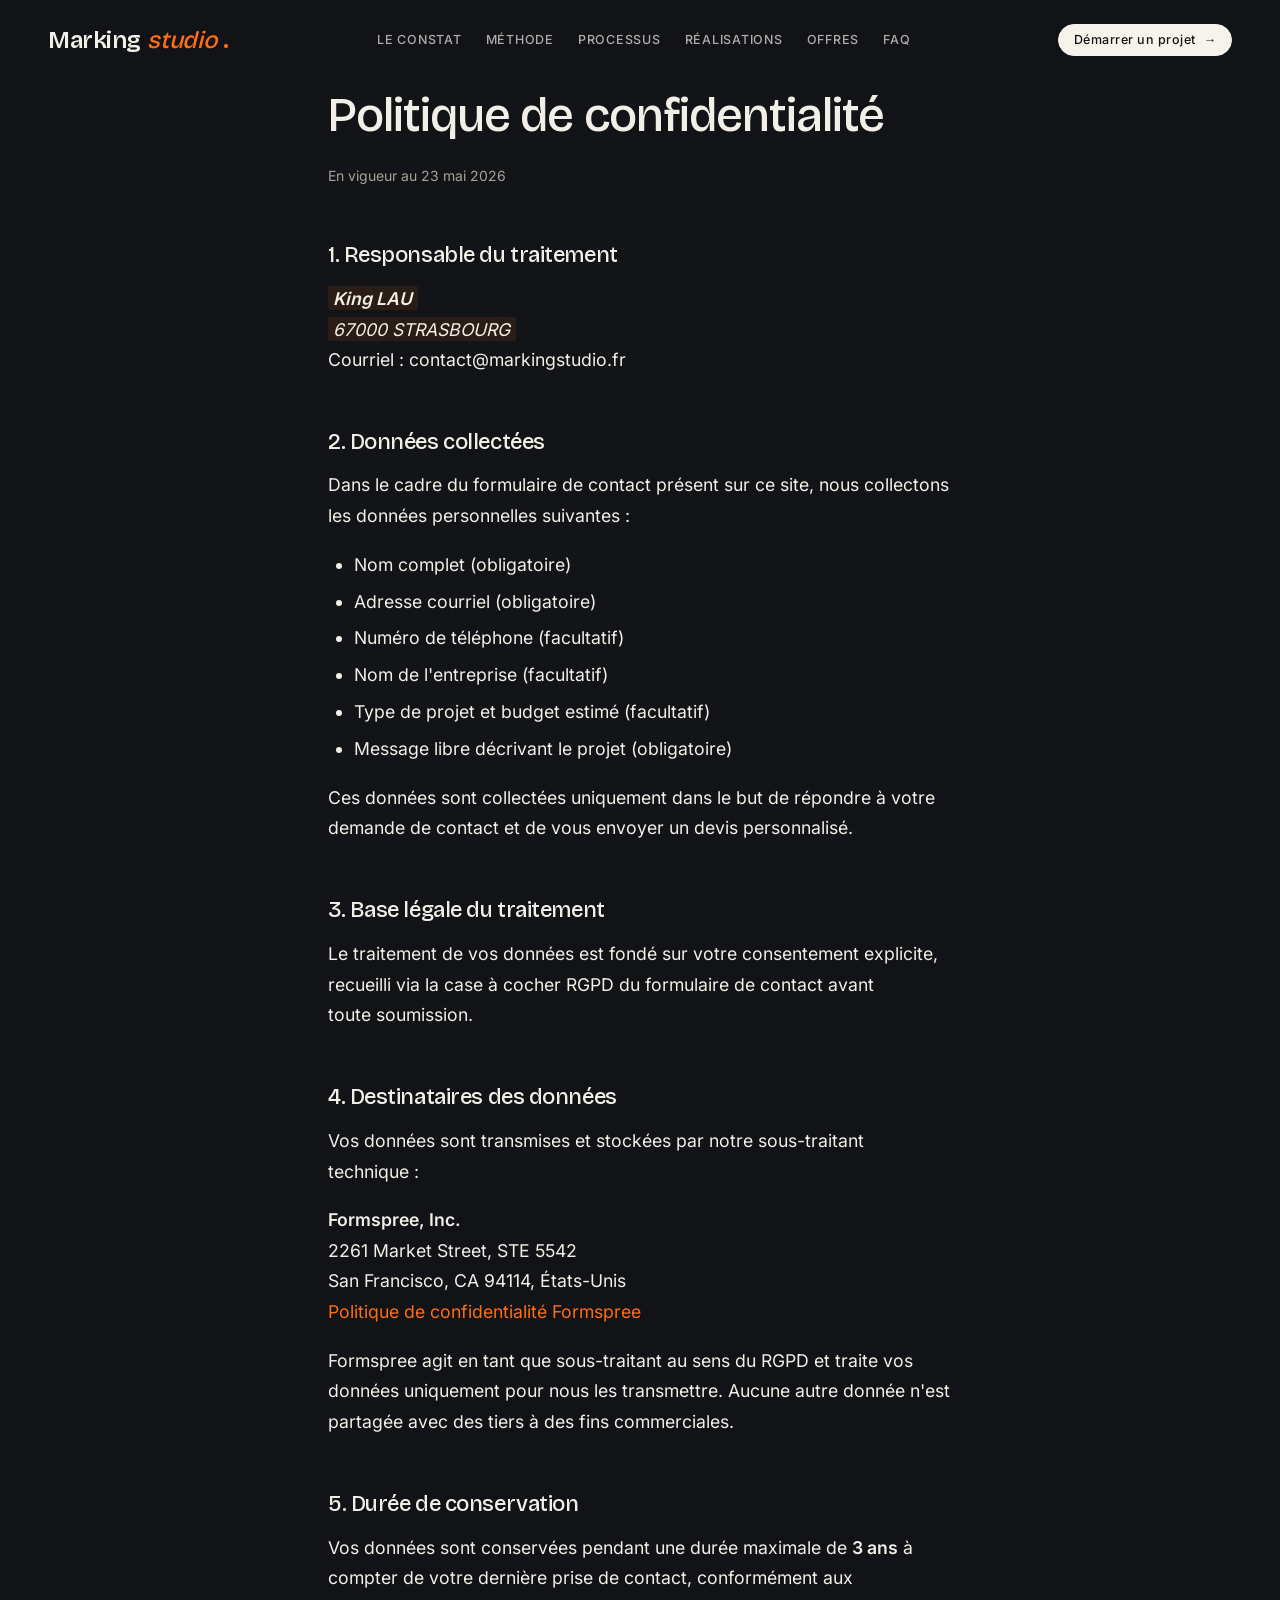
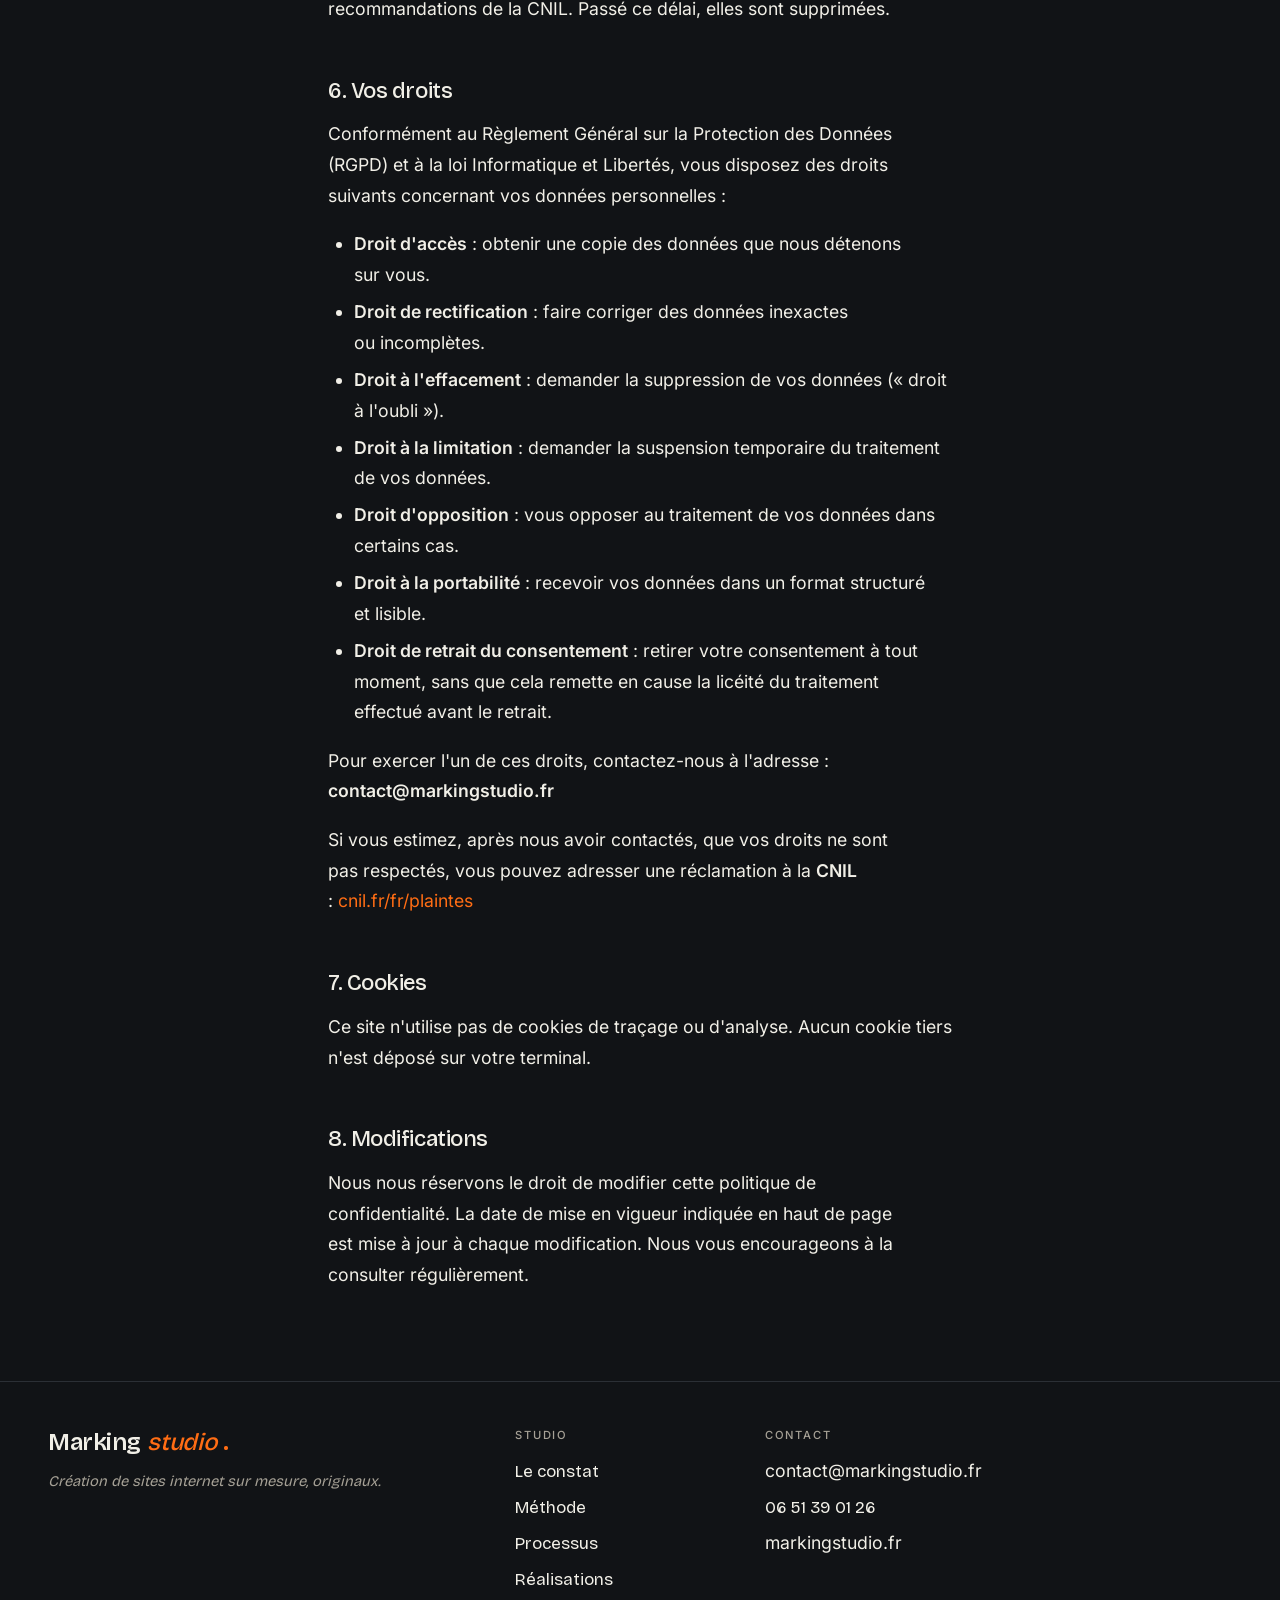
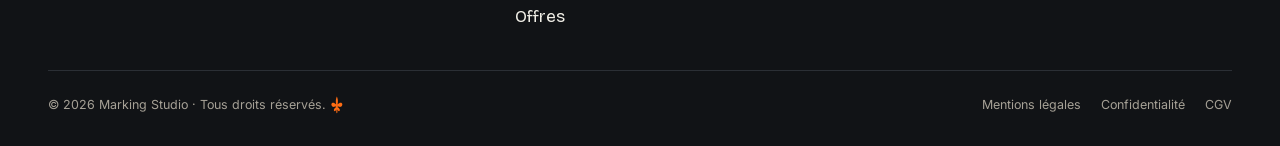
<file: confidentialite.html>
<!DOCTYPE html>
<html lang="fr">
<head>
<meta charset="UTF-8">
<meta name="viewport" content="width=device-width, initial-scale=1.0">
<title>Politique de confidentialité — Marking Studio</title>
<meta name="description" content="Politique de confidentialité de Marking Studio — comment nous collectons et utilisons vos données personnelles.">
<meta name="robots" content="noindex, follow">
<link rel="canonical" href="https://markingstudio.fr/confidentialite.html">

<!-- Favicon -->
<link rel="icon" type="image/svg+xml" href="assets/favicon.svg">

<!-- Fonts — self-hosted, declared in css/base.css -->
<link rel="preload" href="assets/fonts/bricolage-grotesque-latin.woff2" as="font" type="font/woff2" crossorigin>
<link rel="preload" href="assets/fonts/inter-latin.woff2" as="font" type="font/woff2" crossorigin>

<!-- Styles -->
<link rel="stylesheet" href="css/base.css">
<link rel="stylesheet" href="css/style.css">

<style>
  .legal-page { padding: clamp(5rem, 10vh, 8rem) 0 clamp(4rem, 8vh, 6rem); }
  .legal-page h1 { font-family: var(--font-display); font-size: clamp(2rem, 4vw, 3rem); margin-bottom: 0.5em; }
  .legal-page .legal-date { color: var(--text-muted); font-size: 0.875rem; margin-bottom: clamp(2.5rem, 5vh, 4rem); }
  .legal-page h2 { font-family: var(--font-display); font-size: clamp(1.125rem, 2vw, 1.375rem); margin-top: 2.5em; margin-bottom: 0.75em; }
  .legal-page p, .legal-page address { line-height: 1.75; margin-bottom: 1em; font-style: normal; }
  .legal-page ul { line-height: 1.75; margin-bottom: 1em; padding-left: 1.5em; }
  .legal-page li { margin-bottom: 0.35em; }
  .legal-page a { color: var(--accent); text-underline-offset: 3px; }
  .legal-placeholder { background: color-mix(in srgb, var(--accent) 10%, transparent); padding: 0.1em 0.3em; border-radius: 2px; font-style: italic; }
</style>
</head>
<body>

<a href="index.html#hero" class="skip-link">Aller au contenu principal</a>

<!-- ==========================================================================
     HEADER
     ========================================================================== -->
<header class="header" id="header">
  <div class="container header__inner">
    <a href="index.html" class="logo" aria-label="Marking Studio — Accueil">
      <span class="logo__mark">Marking</span>
      <span class="logo__mark-italic">studio</span>
      <span class="logo__dot">.</span>
    </a>

    <nav class="nav" aria-label="Navigation principale">
      <ul class="nav__list" role="list">
        <li><a href="index.html#pain">Le constat</a></li>
        <li><a href="index.html#answer">Méthode</a></li>
        <li><a href="index.html#journey">Processus</a></li>
        <li><a href="index.html#examples">Réalisations</a></li>
        <li><a href="index.html#pricing">Offres</a></li>
        <li><a href="index.html#faq">FAQ</a></li>
      </ul>
    </nav>

    <div class="header__actions">
      <a href="index.html#contact" class="btn btn--primary btn--sm">
        Démarrer un projet
        <span class="btn__arrow" aria-hidden="true">→</span>
      </a>
    </div>

    <button class="menu-toggle" aria-label="Ouvrir le menu" aria-expanded="false">
      <span></span><span></span><span></span>
    </button>
  </div>

  <div class="mobile-menu" id="mobileMenu" aria-hidden="true">
    <ul role="list">
      <li><a href="index.html#pain">Le constat</a></li>
      <li><a href="index.html#answer">Méthode</a></li>
      <li><a href="index.html#journey">Processus</a></li>
      <li><a href="index.html#examples">Réalisations</a></li>
      <li><a href="index.html#pricing">Offres</a></li>
      <li><a href="index.html#faq">FAQ</a></li>
      <li><a href="index.html#contact" class="btn btn--primary">Démarrer un projet</a></li>
    </ul>
  </div>
</header>

<main id="main">

  <section class="legal-page">
    <div class="container" style="max-width: 720px;">

      <h1>Politique de confidentialité</h1>
      <p class="legal-date">En vigueur au 23 mai 2026</p>

      <h2>1. Responsable du traitement</h2>
      <address>
        <strong><span class="legal-placeholder">King LAU</span></strong><br>
        <span class="legal-placeholder">67000 STRASBOURG</span><br>
        Courriel : contact@markingstudio.fr
      </address>

      <h2>2. Données collectées</h2>
      <p>
        Dans le cadre du formulaire de contact présent sur ce site, nous collectons
        les données personnelles suivantes :
      </p>
      <ul>
        <li>Nom complet (obligatoire)</li>
        <li>Adresse courriel (obligatoire)</li>
        <li>Numéro de téléphone (facultatif)</li>
        <li>Nom de l'entreprise (facultatif)</li>
        <li>Type de projet et budget estimé (facultatif)</li>
        <li>Message libre décrivant le projet (obligatoire)</li>
      </ul>
      <p>
        Ces données sont collectées uniquement dans le but de répondre à votre demande
        de contact et de vous envoyer un devis personnalisé.
      </p>

      <h2>3. Base légale du traitement</h2>
      <p>
        Le traitement de vos données est fondé sur votre consentement explicite,
        recueilli via la case à cocher RGPD du formulaire de contact avant toute soumission.
      </p>

      <h2>4. Destinataires des données</h2>
      <p>
        Vos données sont transmises et stockées par notre sous-traitant technique :
      </p>
      <address>
        <strong>Formspree, Inc.</strong><br>
        2261 Market Street, STE 5542<br>
        San Francisco, CA 94114, États-Unis<br>
        <a href="https://formspree.io/legal/privacy-policy" rel="noopener noreferrer">Politique de confidentialité Formspree</a>
      </address>
      <p>
        Formspree agit en tant que sous-traitant au sens du RGPD et traite vos données
        uniquement pour nous les transmettre. Aucune autre donnée n'est partagée
        avec des tiers à des fins commerciales.
      </p>

      <h2>5. Durée de conservation</h2>
      <p>
        Vos données sont conservées pendant une durée maximale de <strong>3 ans</strong>
        à compter de votre dernière prise de contact, conformément aux recommandations
        de la CNIL. Passé ce délai, elles sont supprimées.
      </p>

      <h2>6. Vos droits</h2>
      <p>
        Conformément au Règlement Général sur la Protection des Données (RGPD) et à la
        loi Informatique et Libertés, vous disposez des droits suivants concernant
        vos données personnelles :
      </p>
      <ul>
        <li><strong>Droit d'accès</strong> : obtenir une copie des données que nous détenons sur vous.</li>
        <li><strong>Droit de rectification</strong> : faire corriger des données inexactes ou incomplètes.</li>
        <li><strong>Droit à l'effacement</strong> : demander la suppression de vos données (« droit à l'oubli »).</li>
        <li><strong>Droit à la limitation</strong> : demander la suspension temporaire du traitement de vos données.</li>
        <li><strong>Droit d'opposition</strong> : vous opposer au traitement de vos données dans certains cas.</li>
        <li><strong>Droit à la portabilité</strong> : recevoir vos données dans un format structuré et lisible.</li>
        <li><strong>Droit de retrait du consentement</strong> : retirer votre consentement à tout moment, sans que cela remette en cause la licéité du traitement effectué avant le retrait.</li>
      </ul>
      <p>
        Pour exercer l'un de ces droits, contactez-nous à l'adresse :
        <strong>contact@markingstudio.fr</strong>
      </p>
      <p>
        Si vous estimez, après nous avoir contactés, que vos droits ne sont pas respectés,
        vous pouvez adresser une réclamation à la <strong>CNIL</strong> :
        <a href="https://www.cnil.fr/fr/plaintes" rel="noopener noreferrer">cnil.fr/fr/plaintes</a>
      </p>

      <h2>7. Cookies</h2>
      <p>
        Ce site n'utilise pas de cookies de traçage ou d'analyse. Aucun cookie tiers
        n'est déposé sur votre terminal.
      </p>

      <h2>8. Modifications</h2>
      <p>
        Nous nous réservons le droit de modifier cette politique de confidentialité.
        La date de mise en vigueur indiquée en haut de page est mise à jour à chaque modification.
        Nous vous encourageons à la consulter régulièrement.
      </p>

    </div>
  </section>

</main>

<!-- ==========================================================================
     FOOTER
     ========================================================================== -->
<footer class="footer">
  <div class="container">

    <div class="footer__top">
      <div class="footer__brand">
        <a href="index.html" class="logo" aria-label="Marking Studio — Accueil">
          <span class="logo__mark">Marking</span>
          <span class="logo__mark-italic">studio</span>
          <span class="logo__dot">.</span>
        </a>
        <p>
          Création de sites internet sur mesure,
          originaux.
        </p>
      </div>

      <div class="footer__col">
        <h4>Studio</h4>
        <ul role="list">
          <li><a href="index.html#pain">Le constat</a></li>
          <li><a href="index.html#answer">Méthode</a></li>
          <li><a href="index.html#journey">Processus</a></li>
          <li><a href="index.html#examples">Réalisations</a></li>
          <li><a href="index.html#pricing">Offres</a></li>
        </ul>
      </div>

      <div class="footer__col">
        <h4>Contact</h4>
        <ul role="list">
          <li>contact@markingstudio.fr</li>
          <li><a href="tel:+33651390126">06 51 39 01 26</a></li>
          <li>markingstudio.fr</li>
        </ul>
      </div>
    </div>

    <div class="footer__bottom">
      <p>© 2026 Marking Studio · Tous droits réservés. <span class="pilcrow" aria-hidden="true"><svg class="fleur" xmlns="http://www.w3.org/2000/svg" viewBox="0 0 100 130" fill="currentColor" aria-hidden="true"><path d="M50 4 C 47 10 44 18 43 28 C 42 36 42 46 44 56 L 44 62 C 38 56 30 50 22 50 C 14 50 8 56 10 66 C 12 76 22 82 32 80 C 38 78 42 74 44 68 L 44 72 L 28 72 L 28 78 L 44 78 L 44 84 C 40 86 34 90 30 96 C 26 104 28 112 34 112 C 40 112 44 106 46 98 L 46 122 L 50 128 L 54 122 L 54 98 C 56 106 60 112 66 112 C 72 112 74 104 70 96 C 66 90 60 86 56 84 L 56 78 L 72 78 L 72 72 L 56 72 L 56 68 C 58 74 62 78 68 80 C 78 82 88 76 90 66 C 92 56 86 50 78 50 C 70 50 62 56 56 62 L 56 56 C 58 46 58 36 57 28 C 56 18 53 10 50 4 Z"/></svg></span></p>
      <ul role="list">
        <li><a href="mentions-legales.html">Mentions légales</a></li>
        <li><a href="confidentialite.html">Confidentialité</a></li>
        <li><a href="#">CGV</a></li>
      </ul>
    </div>

  </div>
</footer>

<script src="js/main.js"></script>

</body>
</html>
</file>
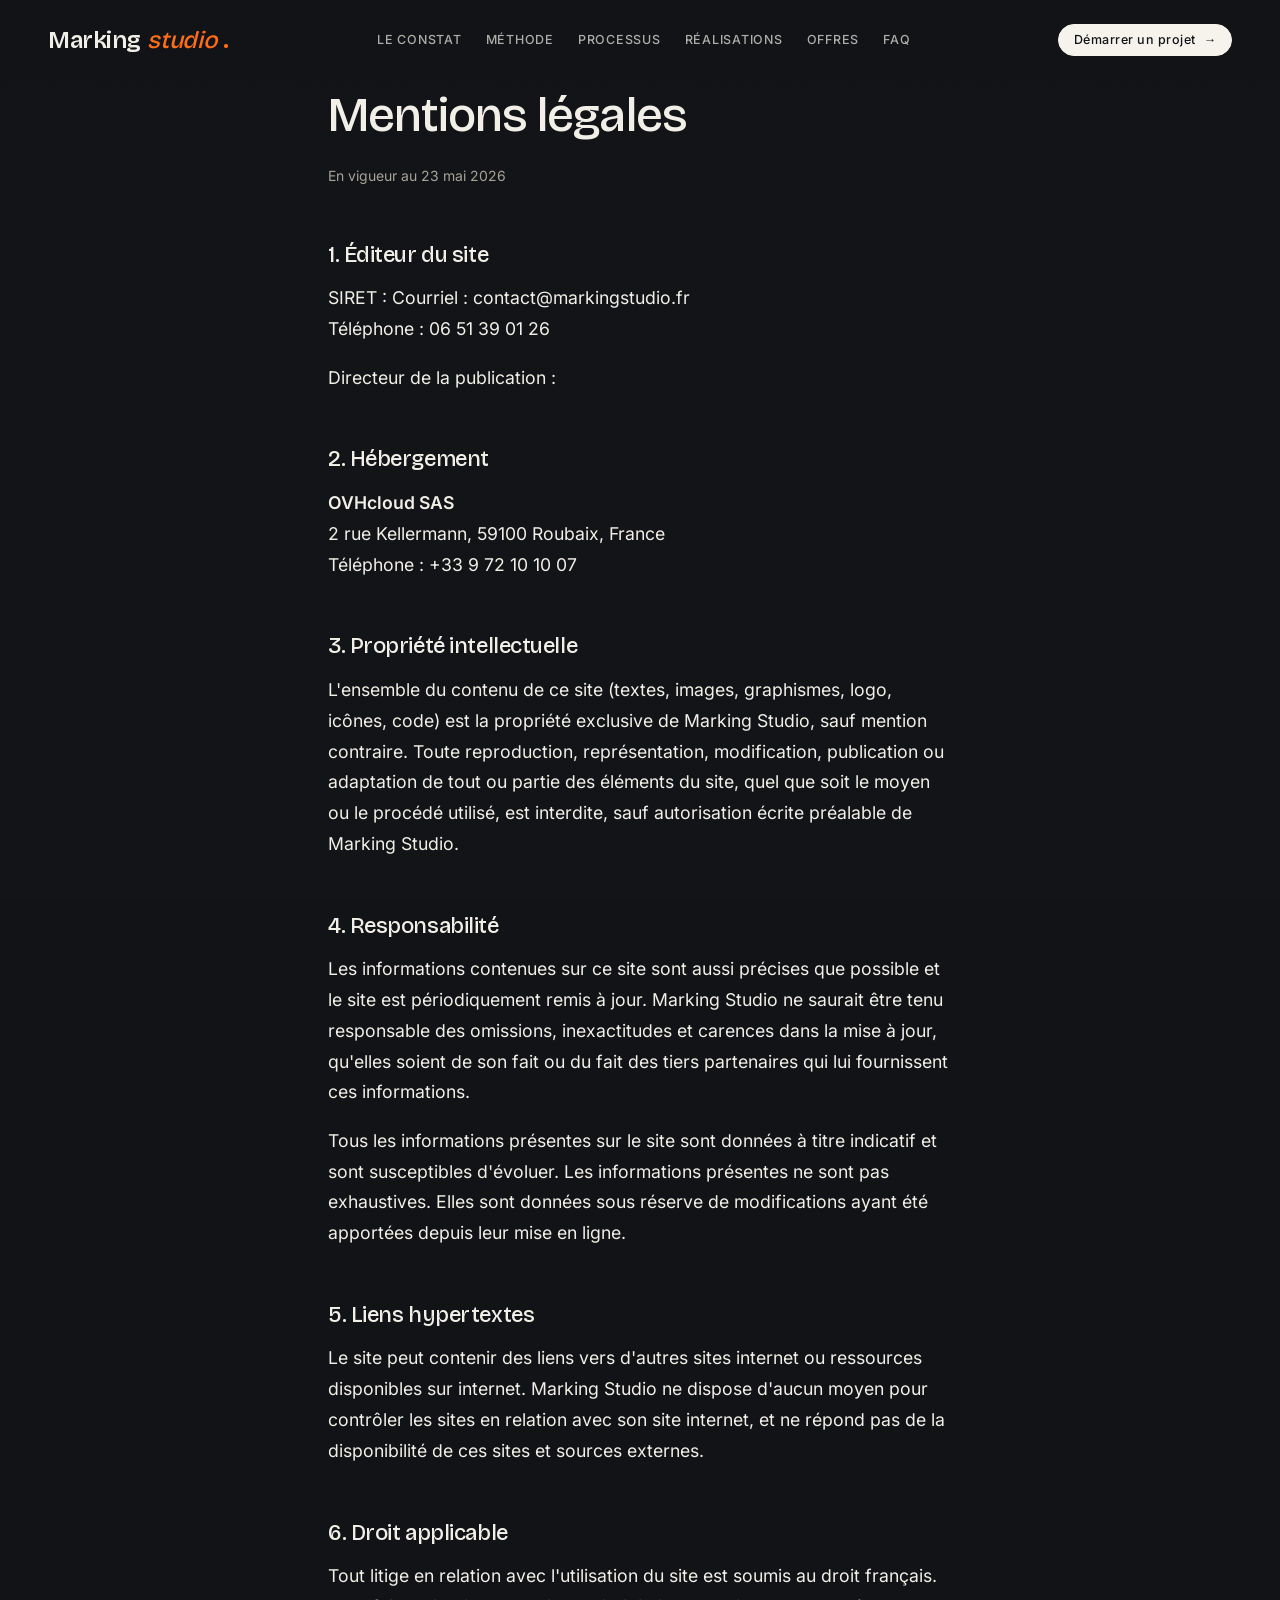
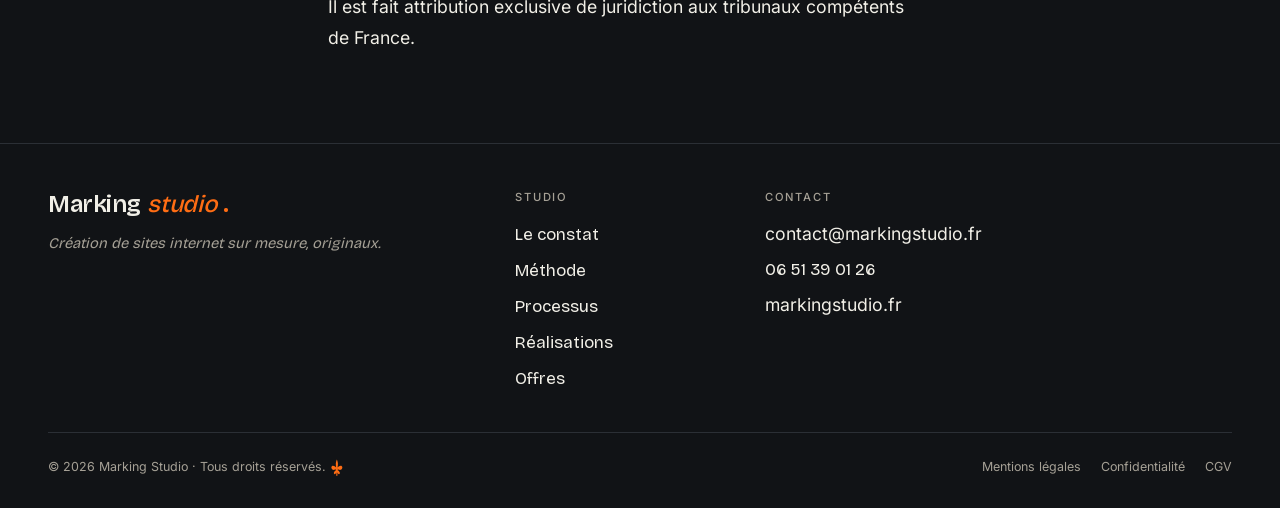
<file: mentions-legales.html>
<!DOCTYPE html>
<html lang="fr">
<head>
<meta charset="UTF-8">
<meta name="viewport" content="width=device-width, initial-scale=1.0">
<title>Mentions légales — Marking Studio</title>
<meta name="description" content="Mentions légales de Marking Studio — studio de création de sites internet sur mesure.">
<meta name="robots" content="noindex, follow">
<link rel="canonical" href="https://markingstudio.fr/mentions-legales.html">

<!-- Favicon -->
<link rel="icon" type="image/svg+xml" href="assets/favicon.svg">

<!-- Fonts — self-hosted, declared in css/base.css -->
<link rel="preload" href="assets/fonts/bricolage-grotesque-latin.woff2" as="font" type="font/woff2" crossorigin>
<link rel="preload" href="assets/fonts/inter-latin.woff2" as="font" type="font/woff2" crossorigin>

<!-- Styles -->
<link rel="stylesheet" href="css/base.css">
<link rel="stylesheet" href="css/style.css">

<style>
  .legal-page { padding: clamp(5rem, 10vh, 8rem) 0 clamp(4rem, 8vh, 6rem); }
  .legal-page h1 { font-family: var(--font-display); font-size: clamp(2rem, 4vw, 3rem); margin-bottom: 0.5em; }
  .legal-page .legal-date { color: var(--text-muted); font-size: 0.875rem; margin-bottom: clamp(2.5rem, 5vh, 4rem); }
  .legal-page h2 { font-family: var(--font-display); font-size: clamp(1.125rem, 2vw, 1.375rem); margin-top: 2.5em; margin-bottom: 0.75em; }
  .legal-page p, .legal-page address { line-height: 1.75; margin-bottom: 1em; font-style: normal; }
  .legal-page a { color: var(--accent); text-underline-offset: 3px; }
  .legal-placeholder { background: color-mix(in srgb, var(--accent) 10%, transparent); padding: 0.1em 0.3em; border-radius: 2px; font-style: italic; }
</style>
</head>
<body>

<a href="index.html#hero" class="skip-link">Aller au contenu principal</a>

<!-- ==========================================================================
     HEADER
     ========================================================================== -->
<header class="header" id="header">
  <div class="container header__inner">
    <a href="index.html" class="logo" aria-label="Marking Studio — Accueil">
      <span class="logo__mark">Marking</span>
      <span class="logo__mark-italic">studio</span>
      <span class="logo__dot">.</span>
    </a>

    <nav class="nav" aria-label="Navigation principale">
      <ul class="nav__list" role="list">
        <li><a href="index.html#pain">Le constat</a></li>
        <li><a href="index.html#answer">Méthode</a></li>
        <li><a href="index.html#journey">Processus</a></li>
        <li><a href="index.html#examples">Réalisations</a></li>
        <li><a href="index.html#pricing">Offres</a></li>
        <li><a href="index.html#faq">FAQ</a></li>
      </ul>
    </nav>

    <div class="header__actions">
      <a href="index.html#contact" class="btn btn--primary btn--sm">
        Démarrer un projet
        <span class="btn__arrow" aria-hidden="true">→</span>
      </a>
    </div>

    <button class="menu-toggle" aria-label="Ouvrir le menu" aria-expanded="false">
      <span></span><span></span><span></span>
    </button>
  </div>

  <div class="mobile-menu" id="mobileMenu" aria-hidden="true">
    <ul role="list">
      <li><a href="index.html#pain">Le constat</a></li>
      <li><a href="index.html#answer">Méthode</a></li>
      <li><a href="index.html#journey">Processus</a></li>
      <li><a href="index.html#examples">Réalisations</a></li>
      <li><a href="index.html#pricing">Offres</a></li>
      <li><a href="index.html#faq">FAQ</a></li>
      <li><a href="index.html#contact" class="btn btn--primary">Démarrer un projet</a></li>
    </ul>
  </div>
</header>

<main id="main">

  <section class="legal-page">
    <div class="container" style="max-width: 720px;">

      <h1>Mentions légales</h1>
      <p class="legal-date">En vigueur au 23 mai 2026</p>

      <h2>1. Éditeur du site</h2>
      
      <address>
        <!--  <strong><span class="legal-placeholder">[À COMPLÉTER — Raison sociale ou prénom nom]</span></strong><br> -->
        <!-- <span class="legal-placeholder">[À COMPLÉTER — Adresse postale complète]</span><br> -->
        SIRET : <!--  <span class="legal-placeholder">[À COMPLÉTER]</span><br> -->
        Courriel : contact@markingstudio.fr<br>
        Téléphone : 06 51 39 01 26
      </address>
      <p>
        Directeur de la publication : <!--  <span class="legal-placeholder">[À COMPLÉTER — Prénom Nom du responsable de publication]</span> -->
      </p>
      
      <h2>2. Hébergement</h2>
      <address>
        <strong>OVHcloud SAS</strong><br>
        2 rue Kellermann, 59100 Roubaix, France<br>
        Téléphone : +33 9 72 10 10 07
      </address>

      <h2>3. Propriété intellectuelle</h2>
      <p>
        L'ensemble du contenu de ce site (textes, images, graphismes, logo, icônes, code)
        est la propriété exclusive de Marking Studio, sauf mention contraire.
        Toute reproduction, représentation, modification, publication ou adaptation
        de tout ou partie des éléments du site, quel que soit le moyen ou le procédé utilisé,
        est interdite, sauf autorisation écrite préalable de Marking Studio.
      </p>

      <h2>4. Responsabilité</h2>
      <p>
        Les informations contenues sur ce site sont aussi précises que possible
        et le site est périodiquement remis à jour.
        Marking Studio ne saurait être tenu responsable des omissions, inexactitudes
        et carences dans la mise à jour, qu'elles soient de son fait ou du fait
        des tiers partenaires qui lui fournissent ces informations.
      </p>
      <p>
        Tous les informations présentes sur le site sont données à titre indicatif
        et sont susceptibles d'évoluer. Les informations présentes ne sont pas exhaustives.
        Elles sont données sous réserve de modifications ayant été apportées depuis leur mise en ligne.
      </p>

      <h2>5. Liens hypertextes</h2>
      <p>
        Le site peut contenir des liens vers d'autres sites internet ou ressources disponibles sur internet.
        Marking Studio ne dispose d'aucun moyen pour contrôler les sites en relation avec son site internet,
        et ne répond pas de la disponibilité de ces sites et sources externes.
      </p>

      <h2>6. Droit applicable</h2>
      <p>
        Tout litige en relation avec l'utilisation du site est soumis au droit français.
        Il est fait attribution exclusive de juridiction aux tribunaux compétents de France.
      </p>

    </div>
  </section>

</main>

<!-- ==========================================================================
     FOOTER
     ========================================================================== -->
<footer class="footer">
  <div class="container">

    <div class="footer__top">
      <div class="footer__brand">
        <a href="index.html" class="logo" aria-label="Marking Studio — Accueil">
          <span class="logo__mark">Marking</span>
          <span class="logo__mark-italic">studio</span>
          <span class="logo__dot">.</span>
        </a>
        <p>
          Création de sites internet sur mesure,
          originaux.
        </p>
      </div>

      <div class="footer__col">
        <h4>Studio</h4>
        <ul role="list">
          <li><a href="index.html#pain">Le constat</a></li>
          <li><a href="index.html#answer">Méthode</a></li>
          <li><a href="index.html#journey">Processus</a></li>
          <li><a href="index.html#examples">Réalisations</a></li>
          <li><a href="index.html#pricing">Offres</a></li>
        </ul>
      </div>

      <div class="footer__col">
        <h4>Contact</h4>
        <ul role="list">
          <li>contact@markingstudio.fr</li>
          <li><a href="tel:+33651390126">06 51 39 01 26</a></li>
          <li>markingstudio.fr</li>
        </ul>
      </div>
    </div>

    <div class="footer__bottom">
      <p>© 2026 Marking Studio · Tous droits réservés. <span class="pilcrow" aria-hidden="true"><svg class="fleur" xmlns="http://www.w3.org/2000/svg" viewBox="0 0 100 130" fill="currentColor" aria-hidden="true"><path d="M50 4 C 47 10 44 18 43 28 C 42 36 42 46 44 56 L 44 62 C 38 56 30 50 22 50 C 14 50 8 56 10 66 C 12 76 22 82 32 80 C 38 78 42 74 44 68 L 44 72 L 28 72 L 28 78 L 44 78 L 44 84 C 40 86 34 90 30 96 C 26 104 28 112 34 112 C 40 112 44 106 46 98 L 46 122 L 50 128 L 54 122 L 54 98 C 56 106 60 112 66 112 C 72 112 74 104 70 96 C 66 90 60 86 56 84 L 56 78 L 72 78 L 72 72 L 56 72 L 56 68 C 58 74 62 78 68 80 C 78 82 88 76 90 66 C 92 56 86 50 78 50 C 70 50 62 56 56 62 L 56 56 C 58 46 58 36 57 28 C 56 18 53 10 50 4 Z"/></svg></span></p>
      <ul role="list">
        <li><a href="mentions-legales.html">Mentions légales</a></li>
        <li><a href="confidentialite.html">Confidentialité</a></li>
        <li><a href="#">CGV</a></li>
      </ul>
    </div>

  </div>
</footer>

<script src="js/main.js"></script>

</body>
</html>
</file>
<file: css/base.css>
/* ==========================================================================
   MARKING STUDIO · BASE
   "Studio Noir" — charcoal paper, ivory ink, orange signature.
   Bricolage Grotesque display over Inter body. Recto/verso = two shades of dark.
   ========================================================================== */

/* ==========================================================================
   FONTS — self-hosted variable woff2 (no Google Fonts CDN: RGPD + perf).
   latin covers French incl. œ (U+0152-0153); latin-ext loads only if needed.
   ========================================================================== */
@font-face {
  font-family: 'Bricolage Grotesque';
  font-style: normal;
  font-weight: 200 800;
  font-display: swap;
  src: url('../assets/fonts/bricolage-grotesque-latin.woff2') format('woff2');
  unicode-range: U+0000-00FF, U+0131, U+0152-0153, U+02BB-02BC, U+02C6, U+02DA, U+02DC, U+0304, U+0308, U+0329, U+2000-206F, U+20AC, U+2122, U+2191, U+2193, U+2212, U+2215, U+FEFF, U+FFFD;
}
@font-face {
  font-family: 'Bricolage Grotesque';
  font-style: normal;
  font-weight: 200 800;
  font-display: swap;
  src: url('../assets/fonts/bricolage-grotesque-latin-ext.woff2') format('woff2');
  unicode-range: U+0100-02BA, U+02BD-02C5, U+02C7-02CC, U+02CE-02D7, U+02DD-02FF, U+0304, U+0308, U+0329, U+1D00-1DBF, U+1E00-1E9F, U+1EF2-1EFF, U+2020, U+20A0-20AB, U+20AD-20C0, U+2113, U+2C60-2C7F, U+A720-A7FF;
}
@font-face {
  font-family: 'Inter';
  font-style: normal;
  font-weight: 400 600;
  font-display: swap;
  src: url('../assets/fonts/inter-latin.woff2') format('woff2');
  unicode-range: U+0000-00FF, U+0131, U+0152-0153, U+02BB-02BC, U+02C6, U+02DA, U+02DC, U+0304, U+0308, U+0329, U+2000-206F, U+20AC, U+2122, U+2191, U+2193, U+2212, U+2215, U+FEFF, U+FFFD;
}
@font-face {
  font-family: 'Inter';
  font-style: normal;
  font-weight: 400 600;
  font-display: swap;
  src: url('../assets/fonts/inter-latin-ext.woff2') format('woff2');
  unicode-range: U+0100-02BA, U+02BD-02C5, U+02C7-02CC, U+02CE-02D7, U+02DD-02FF, U+0304, U+0308, U+0329, U+1D00-1DBF, U+1E00-1E9F, U+1EF2-1EFF, U+2020, U+20A0-20AB, U+20AD-20C0, U+2113, U+2C60-2C7F, U+A720-A7FF;
}

:root {
  /* Type scale — editorial, generous (smaller floors for mobile) */
  --text-xs:    clamp(0.68rem, 0.64rem + 0.18vw, 0.78rem);
  --text-sm:    clamp(0.78rem, 0.74rem + 0.2vw, 0.92rem);
  --text-base:  clamp(0.95rem, 0.9rem + 0.25vw, 1.1rem);
  --text-lg:    clamp(1.05rem, 0.98rem + 0.45vw, 1.35rem);
  --text-xl:    clamp(1.25rem, 1.1rem + 1vw, 2rem);
  --text-2xl:   clamp(1.7rem, 1.3rem + 2.2vw, 3.25rem);
  --text-3xl:   clamp(2rem, 1.3rem + 4vw, 4.75rem);
  --text-hero:  clamp(2.5rem, 0.6rem + 8vw, 8.5rem);

  /* Spacing */
  --space-1:  0.25rem;
  --space-2:  0.5rem;
  --space-3:  0.75rem;
  --space-4:  1rem;
  --space-5:  1.25rem;
  --space-6:  1.5rem;
  --space-8:  2rem;
  --space-10: 2.5rem;
  --space-12: 3rem;
  --space-16: 4rem;
  --space-20: 5rem;
  --space-24: 6rem;
  --space-32: 8rem;
  --space-40: 10rem;

  /* Radius — kept tight; the studio brand is paper, not pillows */
  --radius-sm: 2px;
  --radius-md: 4px;
  --radius-lg: 8px;
  --radius-pill: 999px;

  /* Transitions */
  --ease: cubic-bezier(0.16, 1, 0.3, 1);
  --t-fast: 180ms var(--ease);
  --t-med:  280ms var(--ease);
  --t-slow: 600ms var(--ease);

  /* Content widths */
  --content-narrow: 680px;
  --content-default: 960px;
  --content-wide: 1280px;
  --content-full: 100%;

  /* Fonts */
  --font-display: "Bricolage Grotesque", "Inter", -apple-system, BlinkMacSystemFont, "Helvetica Neue", sans-serif;
  --font-italic:  "Bricolage Grotesque", "Inter", -apple-system, BlinkMacSystemFont, "Helvetica Neue", sans-serif;
  --font-body:    "Inter", -apple-system, BlinkMacSystemFont, "Helvetica Neue", sans-serif;
  --font-mono:    "JetBrains Mono", ui-monospace, SFMono-Regular, Menlo, monospace;

  /* Tracking helpers */
  --track-label: 0.16em;
  --track-mini:  0.22em;
}

/* ==========================================================================
   PALETTE — light "recto" (default)
   ========================================================================== */
:root {
  /* Paper tones — charcoal "recto" */
  --paper:        #111316;   /* main charcoal sheet */
  --paper-soft:   #191C20;   /* raised surface: marquee, cards, forms */
  --paper-deep:   #21252B;   /* deeper: gradients, wireframe blocks */
  --paper-bright: #F5F3EC;   /* IVORY — light text/element on dark (photos, chips) */

  --ink:          #F5F3EC;   /* ivory — the strong contrast (buttons, featured, blocks) */
  --ink-soft:     #E7E3D6;
  --ink-2:        #C9C4B4;

  --text:         #F1EFE7;   /* ivory body text on charcoal */
  --text-muted:   #A6A196;   /* AA on charcoal (~7:1) */
  --text-faint:   #837E72;   /* AA: ~4.8:1 on #111316. Discrétion = taille + tracking, pas le contraste */
  --text-inverse: #111316;   /* charcoal — for text on ivory / orange */

  --rule:         #2B2F35;   /* hairline on charcoal */
  --rule-soft:    #21252B;

  /* Orange signature — "studio" + "Créateur" + § */
  --accent:       #FF6D14;
  --accent-hover: #FF8A3D;
  --accent-soft:  #4A2A13;   /* muted orange wash for the marker-highlight on dark */

  /* Shadows — deep, since we sit on near-black */
  --shadow-sm: 0 1px 0 rgba(0, 0, 0, 0.4);
  --shadow-md: 0 10px 30px -10px rgba(0, 0, 0, 0.6), 0 2px 6px rgba(0, 0, 0, 0.35);
  --shadow-lg: 0 30px 70px -24px rgba(0, 0, 0, 0.7);
}

/* ==========================================================================
   PALETTE — dark "verso" — applied per-section only
   (NOT page-wide; recto/verso lives in <section data-section="verso">)
   ========================================================================== */
[data-section='verso'] {
  --paper:        #0A0B0D;   /* near-black "verso" — the card's back */
  --paper-soft:   #121417;
  --paper-deep:   #181B1F;
  --paper-bright: #F5F3EC;   /* ivory light element */

  --ink:          #F5F3EC;
  --ink-soft:     #E7E3D6;
  --ink-2:        #C9C4B4;

  --text:         #F1EFE7;
  --text-muted:   #A6A196;
  --text-faint:   #837E72;   /* AA on near-black */
  --text-inverse: #0A0B0D;

  --rule:         #24282E;
  --rule-soft:    #181B1F;

  --accent:       #FF6D14;
  --accent-hover: #FF8A3D;
  --accent-soft:  #3E2410;

  color: var(--text);
  background: var(--paper);
}

/* ==========================================================================
   RESET
   ========================================================================== */
*, *::before, *::after { box-sizing: border-box; margin: 0; padding: 0; }

html {
  -webkit-text-size-adjust: none;
  text-size-adjust: none;
  -webkit-font-smoothing: antialiased;
  -moz-osx-font-smoothing: grayscale;
  text-rendering: optimizeLegibility;
  scroll-behavior: smooth;
  /* Volontairement < hauteur du header : le padding-top des sections glisse
     sous le header fixe, le titre atterrit juste en dessous. */
  scroll-padding-top: 24px;
}

body {
  min-height: 100dvh;
  line-height: 1.55;
  font-family: var(--font-body);
  font-size: var(--text-base);
  font-weight: 400;
  color: var(--text);
  background: var(--paper);
  overflow-x: hidden;
  font-feature-settings: "ss01", "cv11", "kern";
}

img, picture, video, canvas, svg { display: block; max-width: 100%; height: auto; }

ul[role='list'], ol[role='list'] { list-style: none; }

input, button, textarea, select { font: inherit; color: inherit; }

h1, h2, h3, h4, h5, h6 {
  text-wrap: balance;
  line-height: 1.05;
  font-family: var(--font-display);
  font-weight: 500;
  letter-spacing: -0.02em;
  color: var(--text);
}

p, li, figcaption { text-wrap: pretty; }

a { color: inherit; text-decoration: none; }

button { cursor: pointer; background: none; border: none; font-family: inherit; }

::selection { background: var(--ink); color: var(--paper); }

:focus-visible {
  outline: 2px solid var(--accent);
  outline-offset: 3px;
  border-radius: var(--radius-sm);
}

@media (prefers-reduced-motion: reduce) {
  *, *::before, *::after {
    animation-duration: 0.01ms !important;
    animation-iteration-count: 1 !important;
    transition-duration: 0.01ms !important;
    scroll-behavior: auto !important;
  }
}

a, button, [role='button'], input, textarea, select {
  transition: color var(--t-fast), background var(--t-fast),
              border-color var(--t-fast), box-shadow var(--t-fast),
              transform var(--t-fast), opacity var(--t-fast);
}

.sr-only {
  position: absolute; width: 1px; height: 1px; padding: 0; margin: -1px;
  overflow: hidden; clip: rect(0,0,0,0); white-space: nowrap; border-width: 0;
}

.container {
  width: 100%;
  max-width: var(--content-wide);
  margin: 0 auto;
  padding-inline: clamp(var(--space-5), 5vw, var(--space-12));
}

/* ==========================================================================
   EDITORIAL PRIMITIVES — pulled straight from the card
   ========================================================================== */

/* Tracked uppercase label, like "MARKING — STUDIO · EST 2024" */
.label {
  display: inline-flex;
  align-items: center;
  gap: 0.5em;
  font-family: var(--font-body);
  font-size: 0.72rem;
  font-weight: 500;
  letter-spacing: var(--track-label);
  text-transform: uppercase;
  color: var(--text-muted);
}
.label--mini {
  font-size: 0.62rem;
  letter-spacing: var(--track-mini);
}
.label--ink { color: var(--text); }

/* Section ornament — fleur-de-lis (custom SVG, colored via currentColor) */
.pilcrow {
  display: inline-flex;
  align-items: center;
  justify-content: center;
  color: var(--accent);
  line-height: 1;
  vertical-align: middle;
}
.fleur {
  display: block;
  width: 0.78em;
  height: 1em;
  fill: currentColor;
}

/* "N°01 / Série A" style numbering */
.folio {
  font-family: var(--font-body);
  font-size: 0.7rem;
  font-style: italic;
  letter-spacing: 0.04em;
  color: var(--text-muted);
}

/* Italic serif accent — "studio." "sur mesure" "Créateur" */
.em-italic {
  font-family: var(--font-italic);
  font-style: italic;
  font-weight: 400;
  color: var(--accent);
}

/* Hairline rule */
.rule {
  display: block;
  width: 100%;
  height: 1px;
  background: var(--rule);
  border: 0;
}

/* Section header (eyebrow + title + lead) */
.section {
  padding-block: clamp(var(--space-20), 12vh, var(--space-32));
  position: relative;
}
.section--tight { padding-block: clamp(var(--space-16), 9vh, var(--space-24)); }

.section__top {
  display: flex;
  justify-content: space-between;
  align-items: baseline;
  gap: var(--space-6);
  padding-bottom: var(--space-6);
  margin-bottom: clamp(var(--space-10), 6vh, var(--space-16));
  border-bottom: 1px solid var(--rule);
}
.section__top-left { display: flex; align-items: baseline; gap: var(--space-3); }

.section__title {
  font-family: var(--font-display);
  font-size: var(--text-3xl);
  font-weight: 500;
  line-height: 1.02;
  letter-spacing: -0.02em;
  max-width: 18ch;
  margin-top: var(--space-6);
}
.section__title .em-italic { color: var(--accent); }
.section__lead {
  font-size: var(--text-lg);
  color: var(--text-muted);
  max-width: 52ch;
  margin-top: var(--space-5);
  line-height: 1.45;
}

/* Reveal-on-scroll — bidirectionnel (façon Wibify) : l'élément se révèle à
   l'entrée du viewport et se range quand il en sort, par le haut comme par
   le bas, pour rejouer au scroll inverse. L'état caché pointe vers le bord
   de sortie : par défaut vers le bas (avant première entrée / sortie basse),
   `.is-above` après une sortie par le haut. La sortie est plus rapide que
   l'entrée et sans délai (les délais d'entrée sont scopés sur .is-visible). */
.reveal {
  opacity: 0;
  transform: translateY(22px);
  transition: opacity 480ms var(--ease), transform 480ms var(--ease);
}
.reveal.is-above { transform: translateY(-18px); }
.reveal.is-visible {
  opacity: 1;
  transform: translateY(0);
  transition-duration: 800ms;
}
html:not(.js) .reveal { opacity: 1; transform: none; }

/* Reveal-words — apparition des titres mot à mot : chaque mot monte d'un
   demi-cadratin en passant du flou au net (blur 6px → 0), en cascade.
   Le découpage en spans .rw est fait par main.js ; sans JS ou sous
   prefers-reduced-motion les spans n'existent pas, donc rien n'est masqué. */
.reveal-words .rw {
  display: inline-block;
  opacity: 0;
  transform: translateY(0.45em);
  filter: blur(6px);
  transition: opacity 420ms var(--ease), transform 420ms var(--ease), filter 420ms var(--ease);
}
.reveal-words.is-above .rw { transform: translateY(-0.3em); }
.reveal-words.is-visible .rw {
  opacity: 1;
  transform: translateY(0);
  filter: blur(0);
  transition-duration: 900ms;
  transition-delay: calc(var(--wi, 0) * 70ms);
}

/* ==========================================================================
   PAPER GRAIN — faint filmic tooth over the whole sheet (recto + verso),
   so flat cream sections read like printed stock rather than screen-flat.
   ========================================================================== */
body::before {
  content: '';
  position: fixed;
  inset: 0;
  z-index: 1;
  pointer-events: none;
  background-image: url("data:image/svg+xml,%3Csvg xmlns='http://www.w3.org/2000/svg' width='200' height='200'%3E%3Cfilter id='n'%3E%3CfeTurbulence type='fractalNoise' baseFrequency='0.9' numOctaves='2' stitchTiles='stitch'/%3E%3C/filter%3E%3Crect width='100%25' height='100%25' filter='url(%23n)'/%3E%3C/svg%3E");
  background-size: 200px 200px;
  opacity: 0.045;
  mix-blend-mode: overlay;
}
</file>
<file: css/style.css>
/* ==========================================================================
   MARKING STUDIO · MAIN STYLES
   ========================================================================== */

/* ===== BUTTONS ===== */
.btn {
  --btn-bg: var(--ink);
  --btn-fg: var(--paper);
  --btn-bd: var(--ink);
  display: inline-flex;
  align-items: center;
  justify-content: center;
  gap: 0.65em;
  padding: 0.95em 1.6em;
  font-family: var(--font-body);
  font-size: 0.86rem;
  font-weight: 500;
  letter-spacing: 0.04em;
  line-height: 1;
  border-radius: var(--radius-pill);
  border: 1px solid var(--btn-bd);
  background: var(--btn-bg);
  color: var(--btn-fg);
  cursor: pointer;
  white-space: nowrap;
  transition: transform var(--t-fast), background var(--t-fast), color var(--t-fast), border-color var(--t-fast);
}
.btn:hover { transform: translateY(-1px); }
.btn:active { transform: translateY(0) scale(0.985); }
/* Disabled / in-flight (submit during "Envoi en cours…") — read as non-interactive. */
.btn:disabled,
.btn:disabled:hover,
.btn:disabled:active { opacity: 0.6; cursor: progress; transform: none; }
.btn:disabled:hover::after { opacity: 0; }

.btn--primary { --btn-bg: var(--ink); --btn-fg: var(--paper); --btn-bd: var(--ink); }
.btn--primary:hover { --btn-bg: var(--accent); --btn-bd: var(--accent); }

.btn--accent { --btn-bg: var(--accent); --btn-fg: var(--text-inverse); --btn-bd: var(--accent); }
.btn--accent:hover { --btn-bg: var(--accent-hover); --btn-bd: var(--accent-hover); }

.btn--ghost { --btn-bg: transparent; --btn-fg: var(--text); --btn-bd: var(--rule); }
.btn--ghost:hover { --btn-bg: var(--text); --btn-fg: var(--paper); --btn-bd: var(--text); }

.btn--lg { padding: 1.1em 1.85em; font-size: 0.92rem; }
.btn--sm { padding: 0.7em 1.15em; font-size: 0.78rem; }
.btn--block { width: 100%; }

.btn__arrow { transition: transform var(--t-fast); }
.btn:hover .btn__arrow { transform: translateX(3px); }

/* ==========================================================================
   HEADER
   ========================================================================== */
.header {
  position: fixed; top: 0; left: 0; right: 0;
  z-index: 100;
  background: var(--paper);
  border-bottom: 1px solid transparent;
  transition: border-color var(--t-fast), box-shadow var(--t-fast);
}
.header--scrolled {
  border-bottom-color: var(--rule);
  box-shadow: 0 1px 0 var(--rule-soft);
}
.header__inner {
  display: flex; align-items: center; justify-content: space-between;
  min-height: 80px;
  padding-block: var(--space-4);
  gap: var(--space-5);
}

/* Logo — "Marking · Studio" set in the same Didone as the card */
.logo { display: inline-flex; align-items: baseline; gap: 0.35em; color: var(--text); }
.logo__img { display: block; height: 36px; width: auto; }
.logo__mark {
  font-family: var(--font-display);
  font-size: 1.5rem;
  font-weight: 600;
  letter-spacing: -0.02em;
  line-height: 1;
}
.logo__mark-italic {
  font-family: var(--font-italic);
  font-style: italic;
  font-weight: 500;
  color: var(--accent);
  font-size: 1.5rem;
  line-height: 1;
  letter-spacing: -0.005em;
}
.logo__dot {
  font-family: var(--font-display);
  font-weight: 600;
  color: var(--accent);
  font-size: 1.5rem;
  line-height: 1;
}

/* Nav */
.nav__list {
  display: flex; gap: var(--space-6);
  font-family: var(--font-body);
  font-size: 0.78rem;
  letter-spacing: 0.06em;
  text-transform: uppercase;
  font-weight: 500;
}
.nav__list a {
  color: var(--text);
  opacity: 0.7;
  position: relative;
  padding-block: 6px;
}
.nav__list a::after {
  content: '';
  position: absolute; left: 50%; bottom: 0;
  width: 0; height: 1px;
  background: var(--accent);
  transition: width var(--t-med), left var(--t-med);
}
.nav__list a:hover { opacity: 1; }
.nav__list a:hover::after { width: 100%; left: 0; }
/* Current section — set by the scrollspy in main.js */
.nav__list a.is-active { opacity: 1; }
.nav__list a.is-active::after { width: 100%; left: 0; }

.mobile-menu .btn--primary:hover {
  --btn-bg: var(--accent);
  --btn-fg: var(--text-inverse);
  --btn-bd: var(--accent);
}

/* Mobile */
.skip-link {
  position: absolute;
  top: -100%;
  left: var(--space-4);
  z-index: 200;
  padding: var(--space-2) var(--space-4);
  background: var(--ink);
  color: var(--paper);
  font-size: var(--text-sm);
  border-radius: var(--radius-md);
  transition: top 0s;
}
.skip-link:focus { top: var(--space-3); }

.menu-toggle {
  display: none;
  flex-direction: column;
  justify-content: center;
  gap: 5px;
  width: 44px; height: 44px;
  align-items: center;
}
.menu-toggle span {
  display: block;
  width: 22px; height: 1.5px;
  background: var(--text);
  transition: transform var(--t-fast), opacity var(--t-fast);
}
.mobile-menu {
  position: fixed; top: 80px; left: 0; right: 0;
  background: var(--paper);
  border-bottom: 1px solid var(--rule);
  transform: translateY(-110%);
  visibility: hidden;
  pointer-events: none;
  transition: transform var(--t-med), visibility 0s var(--t-med);
  z-index: 99;
}
.mobile-menu[aria-hidden='false'] {
  transform: translateY(0);
  visibility: visible;
  pointer-events: auto;
  transition: transform var(--t-med), visibility 0s;
}
.mobile-menu ul { padding: var(--space-6); display: flex; flex-direction: column; gap: var(--space-4); }
.mobile-menu a:not(.btn) {
  font-family: var(--font-display); font-size: 1.4rem;
  color: var(--text);
  transition: color var(--t-fast);
}
.mobile-menu a:not(.btn):hover { color: var(--accent); }
.mobile-menu .btn {
  align-self: flex-start;
  margin-top: var(--space-2);
  --btn-bg: var(--ink);
  --btn-fg: var(--paper);
  --btn-bd: var(--ink);
}

@media (max-width: 960px) {
  .nav { display: none; }
  .menu-toggle { display: flex; }
}
@media (min-width: 961px) {
  /* Force-hide regardless of aria-hidden state so resizing past the
     breakpoint with the menu open can't leave it stuck over the page. */
  .mobile-menu { display: none; }
}

/* ==========================================================================
   HERO — the recto of the card, blown up to the viewport
   ========================================================================== */
.hero {
  position: relative;
  min-height: 100dvh;
  padding-top: clamp(8rem, 14vh, 11rem);
  padding-bottom: clamp(3rem, 6vh, 5rem);
  display: flex;
  flex-direction: column;
  background:
    linear-gradient(rgba(14, 15, 20, 0.52), rgba(14, 15, 20, 0.52)),
    url('../images/hero-atelier.webp') center / cover no-repeat;
  overflow: hidden;
}

.hero::before { display: none; }

.hero__inner {
  position: relative;
  flex: 1;
  display: flex;
  flex-direction: column;
}
/* Scrubbé par JS au scroll (hero scroll exit) — réserve le layer côté compositeur */
.js .hero__inner { will-change: transform, opacity; }

.hero__strap {
  display: flex; justify-content: space-between; align-items: center;
  padding-bottom: var(--space-5);
  border-bottom: 1px solid var(--rule);
  gap: var(--space-6);
}

.hero__body {
  flex: 1;
  display: flex;
  flex-direction: column;
  justify-content: center;
  padding-block: clamp(var(--space-12), 8vh, var(--space-24));
}

.hero__title {
  font-family: var(--font-display);
  font-size: var(--text-hero);
  line-height: 0.98;
  letter-spacing: -0.025em;
  font-weight: 500;
  color: var(--text);
  margin-bottom: var(--space-8);
}
.hero__title-line { display: block; }
.hero__title .em-italic {
  color: var(--accent);
  letter-spacing: -0.015em;
  font-weight: 500;
  /* the oblique accent benefits from a touch of air */
  padding-right: 0.05em;
}

.hero__sub {
  max-width: 46ch;
  font-size: clamp(1.05rem, 0.95rem + 0.4vw, 1.3rem);
  line-height: 1.45;
  color: var(--text-muted);
  margin-bottom: var(--space-10);
}
.hero__sub strong { color: var(--text); font-weight: 500; }

.hero__cta {
  display: flex; gap: var(--space-3); flex-wrap: wrap;
  margin-bottom: var(--space-12);
}

.hero__foot {
  display: grid;
  grid-template-columns: 1fr auto;
  gap: var(--space-6);
  padding-top: var(--space-5);
  border-top: 1px solid var(--rule);
  align-items: end;
}
.hero__stats {
  display: grid;
  grid-template-columns: repeat(4, 1fr);
  gap: var(--space-8);
}
.stat {
  display: flex; flex-direction: column; gap: 4px;
  padding-left: var(--space-4);
  border-left: 1px solid var(--rule);
}
.stat:first-child { padding-left: 0; border-left: 0; }
.stat__value {
  font-family: var(--font-display);
  font-size: clamp(1.6rem, 1.2rem + 1.2vw, 2.3rem);
  line-height: 1;
  font-weight: 500;
  color: var(--text);
  letter-spacing: -0.02em;
  font-variant-numeric: tabular-nums;
}
.stat__value .em-italic { color: var(--accent); font-style: italic; }
.stat__label {
  font-family: var(--font-body);
  font-size: 0.7rem;
  text-transform: uppercase;
  letter-spacing: var(--track-label);
  color: var(--text-muted);
}

.hero__sig {
  font-family: var(--font-display);
  font-style: italic;
  font-size: 0.95rem;
  color: var(--text-muted);
  text-align: right;
  line-height: 1.3;
}
.hero__sig-line {
  display: block;
  font-family: var(--font-body);
  font-style: normal;
  font-size: 0.65rem;
  letter-spacing: var(--track-mini);
  text-transform: uppercase;
  color: var(--text-faint);
  margin-top: 4px;
}

/* Hero text — light on dark image */
.hero__title { color: var(--paper-bright); }
.hero__sub { color: rgba(242, 237, 225, 0.78); }
.hero__sub strong { color: var(--paper-bright); }
.hero__foot { border-top-color: rgba(242, 237, 225, 0.18); }
.stat { border-left-color: rgba(242, 237, 225, 0.18); }
.stat__value { color: var(--paper-bright); }
.stat__label { color: rgba(242, 237, 225, 0.55); }
.hero__sig { color: rgba(242, 237, 225, 0.55); }
.hero__sig-line { color: rgba(242, 237, 225, 0.40); }
.hero__strap { border-bottom-color: rgba(242, 237, 225, 0.18); }
.hero__strap .label,
.hero__strap .folio { color: #F8F4EA; }

/* Ghost CTA sits on the dark hero photo — needs light ink, not page ink */
.hero .btn--ghost {
  --btn-fg: var(--paper-bright);
  --btn-bd: rgba(242, 237, 225, 0.5);
}
.hero .btn--ghost:hover {
  --btn-bg: var(--paper-bright);
  --btn-fg: var(--text-inverse);
  --btn-bd: var(--paper-bright);
}

@media (max-width: 720px) {
  .hero__stats { grid-template-columns: 1fr 1fr; gap: var(--space-5); }
  .hero__foot { grid-template-columns: 1fr; }
  .hero__sig { text-align: left; }
}

/* ==========================================================================
   MARQUEE / TRUST STRIP
   ========================================================================== */
.marquee {
  border-block: 1px solid var(--rule);
  background: var(--paper-soft);
  padding-block: var(--space-6);
  overflow: hidden;
}
.marquee__inner {
  display: flex;
  align-items: center;
  gap: var(--space-12);
  white-space: nowrap;
  animation: marquee 38s linear infinite;
  width: max-content;
}
.marquee__item {
  font-family: var(--font-display);
  font-size: clamp(1.5rem, 1.1rem + 1.5vw, 2.4rem);
  font-style: italic;
  color: var(--text-muted);
  font-weight: 400;
  letter-spacing: -0.01em;
  display: inline-flex;
  align-items: center;
  gap: var(--space-12);
}
.marquee__item::after {
  content: '';
  display: inline-block;
  width: 0.78em;
  height: 1em;
  background-color: var(--accent);
  -webkit-mask: url("data:image/svg+xml;utf8,%3Csvg xmlns='http://www.w3.org/2000/svg' viewBox='0 0 100 130'%3E%3Cpath d='M50 4 C 47 10 44 18 43 28 C 42 36 42 46 44 56 L 44 62 C 38 56 30 50 22 50 C 14 50 8 56 10 66 C 12 76 22 82 32 80 C 38 78 42 74 44 68 L 44 72 L 28 72 L 28 78 L 44 78 L 44 84 C 40 86 34 90 30 96 C 26 104 28 112 34 112 C 40 112 44 106 46 98 L 46 122 L 50 128 L 54 122 L 54 98 C 56 106 60 112 66 112 C 72 112 74 104 70 96 C 66 90 60 86 56 84 L 56 78 L 72 78 L 72 72 L 56 72 L 56 68 C 58 74 62 78 68 80 C 78 82 88 76 90 66 C 92 56 86 50 78 50 C 70 50 62 56 56 62 L 56 56 C 58 46 58 36 57 28 C 56 18 53 10 50 4 Z'/%3E%3C/svg%3E") center / contain no-repeat;
          mask: url("data:image/svg+xml;utf8,%3Csvg xmlns='http://www.w3.org/2000/svg' viewBox='0 0 100 130'%3E%3Cpath d='M50 4 C 47 10 44 18 43 28 C 42 36 42 46 44 56 L 44 62 C 38 56 30 50 22 50 C 14 50 8 56 10 66 C 12 76 22 82 32 80 C 38 78 42 74 44 68 L 44 72 L 28 72 L 28 78 L 44 78 L 44 84 C 40 86 34 90 30 96 C 26 104 28 112 34 112 C 40 112 44 106 46 98 L 46 122 L 50 128 L 54 122 L 54 98 C 56 106 60 112 66 112 C 72 112 74 104 70 96 C 66 90 60 86 56 84 L 56 78 L 72 78 L 72 72 L 56 72 L 56 68 C 58 74 62 78 68 80 C 78 82 88 76 90 66 C 92 56 86 50 78 50 C 70 50 62 56 56 62 L 56 56 C 58 46 58 36 57 28 C 56 18 53 10 50 4 Z'/%3E%3C/svg%3E") center / contain no-repeat;
  vertical-align: -0.05em;
}
@keyframes marquee {
  from { transform: translateX(0); }
  to   { transform: translateX(-50%); }
}

/* ==========================================================================
   PAIN — verso section
   ========================================================================== */
.pain {
  background: var(--paper);
  color: var(--text);
}
.pain__title-block {
  display: grid;
  grid-template-columns: 1fr 1fr;
  gap: var(--space-12);
  align-items: end;
  margin-bottom: clamp(var(--space-12), 8vh, var(--space-20));
}
.pain__title {
  font-family: var(--font-display);
  font-size: clamp(2.2rem, 1.5rem + 3vw, 4.25rem);
  line-height: 1;
  letter-spacing: -0.025em;
  font-weight: 500;
}
.pain__title .em-italic { color: var(--accent); }
.pain__intro {
  font-size: var(--text-lg);
  color: var(--text-muted);
  line-height: 1.5;
  max-width: 38ch;
}

.pain__grid {
  display: grid;
  grid-template-columns: repeat(3, 1fr);
  gap: 0;
  border-top: 1px solid var(--rule);
}
.pain-item {
  padding: var(--space-10) var(--space-6) var(--space-8);
  border-right: 1px solid var(--rule);
  border-bottom: 1px solid var(--rule);
  display: flex;
  flex-direction: column;
  gap: var(--space-4);
  min-height: 280px;
}
.pain-item:nth-child(3n) { border-right: 0; }
.pain-item__num {
  font-family: var(--font-display);
  font-style: italic;
  font-size: 0.9rem;
  color: var(--accent);
  margin-bottom: var(--space-4);
}
.pain-item h3 {
  font-family: var(--font-display);
  font-size: 1.5rem;
  font-weight: 500;
  line-height: 1.1;
  letter-spacing: -0.015em;
  max-width: 18ch;
}
.pain-item p {
  font-size: 0.98rem;
  color: var(--text-muted);
  line-height: 1.55;
}

/* Item i. « visiteur qui part » — mise en scène du texte qu'il porte :
   le contenu dérive lentement vers la gauche (3 s, .is-drifting) puis file
   hors du cadre d'un coup (.is-gone), comme un visiteur qui abandonne la
   page. Le bouton plein-case, révélé une fois le bloc parti, le fait
   revenir. Classes posées par main.js ; jamais sous prefers-reduced-motion. */
.pain-item--visitor {
  position: relative;
  overflow: hidden;
}
.pain-item__body {
  display: flex;
  flex-direction: column;
  gap: var(--space-4);
  transition: transform 600ms var(--ease), opacity 600ms var(--ease), filter 600ms var(--ease);
}
.pain-item--visitor.is-drifting .pain-item__body {
  transform: translateX(-22px);
  transition: transform 3000ms cubic-bezier(0.4, 0, 0.7, 1);
}
.pain-item--visitor.is-gone .pain-item__body {
  transform: translateX(-140%);
  opacity: 0;
  filter: blur(5px);
  transition:
    transform 420ms cubic-bezier(0.6, -0.05, 0.9, 0.4),
    opacity 320ms ease-out 80ms,
    filter 420ms ease-in;
}
.pain-item__return {
  position: absolute;
  inset: 0;
  display: flex;
  flex-direction: column;
  align-items: flex-start;
  justify-content: flex-end;
  gap: var(--space-4);
  padding: var(--space-10) var(--space-6) var(--space-8);
  background: none;
  border: 0;
  text-align: left;
  font-family: var(--font-body);
  font-size: 0.9rem;
  line-height: 1.5;
  color: var(--text-faint);
  opacity: 0;
  pointer-events: none;
  transition: opacity 400ms var(--ease), color 200ms var(--ease);
}
.pain-item__return-num {
  font-family: var(--font-display);
  font-style: italic;
  font-size: 0.9rem;
  color: var(--text-faint);
}
.pain-item__return .em-italic { color: var(--accent); }
.pain-item--visitor.is-gone .pain-item__return,
.pain-item--unindexed.is-ghost .pain-item__return,
.pain-item--cloned.is-cloned:not(.is-unique) .pain-item__return {
  opacity: 1;
  pointer-events: auto;
  cursor: pointer;
  transition-delay: 350ms;
}
.pain-item--visitor.is-gone .pain-item__return:hover,
.pain-item--visitor.is-gone .pain-item__return:focus-visible,
.pain-item--unindexed.is-ghost .pain-item__return:hover,
.pain-item--unindexed.is-ghost .pain-item__return:focus-visible,
.pain-item--cloned.is-cloned:not(.is-unique) .pain-item__return:hover,
.pain-item--cloned.is-cloned:not(.is-unique) .pain-item__return:focus-visible {
  color: var(--text-muted);
}

/* Item ii. « introuvable sur Google » — le contenu n'apparaît pas : h3 + p
   restent fantômes (flou fort, quasi transparents), comme un site absent de
   l'index — seul le numéro ii. reste net, le « slot » existe dans la grille.
   Le clic « indexe » le bloc : mise au point flou → net. Classe .is-ghost
   posée par main.js ; jamais sans JS ni sous prefers-reduced-motion. */
.pain-item--unindexed { position: relative; }
.pain-item--unindexed h3,
.pain-item--unindexed p {
  transition: filter 900ms var(--ease), opacity 900ms var(--ease);
}
.pain-item--unindexed.is-ghost h3,
.pain-item--unindexed.is-ghost p {
  filter: blur(9px);
  opacity: 0.18;
}
/* Le fantôme se lit d'abord, l'invitation ensuite. */
.pain-item--unindexed.is-ghost .pain-item__return { transition-delay: 900ms; }

/* Item iii. « vous ressemblez à tout le monde » — le contenu se duplique en
   deux échos identiques décalés derrière l'original (mêmes templates, mêmes
   blocs, mêmes photos). Le clic « démarque » le bloc : les clones se
   dispersent d'un coup et l'original marque le coup, seul. Les échos sont
   créés par main.js (aria-hidden) ; jamais sans JS ni sous
   prefers-reduced-motion. */
.pain-item--cloned {
  position: relative;
  overflow: hidden;
}
.pain-item--cloned .pain-item__body {
  position: relative;
  z-index: 1;
}
.pain-item__clone {
  position: absolute;
  inset: 0;
  padding: inherit; /* suit le padding de la case à tous les breakpoints */
  display: flex;
  flex-direction: column;
  gap: var(--space-4);
  opacity: 0;
  transform: translate(0, 0);
  pointer-events: none;
  transition: transform 700ms var(--ease), opacity 700ms var(--ease);
}
.pain-item--cloned.is-cloned .pain-item__clone--1 {
  transform: translate(12px, 14px);
  opacity: 0.26;
  transition-delay: 500ms;
}
.pain-item--cloned.is-cloned .pain-item__clone--2 {
  transform: translate(24px, 28px);
  opacity: 0.12;
  transition-delay: 640ms;
}
/* Démarqué : les clones filent en diagonale et disparaissent, vite. */
.pain-item--cloned.is-unique .pain-item__clone--1 {
  transform: translate(80px, 90px);
  opacity: 0;
  transition: transform 450ms cubic-bezier(0.6, -0.05, 0.9, 0.4), opacity 360ms ease-out;
}
.pain-item--cloned.is-unique .pain-item__clone--2 {
  transform: translate(150px, 170px);
  opacity: 0;
  transition: transform 450ms cubic-bezier(0.6, -0.05, 0.9, 0.4), opacity 360ms ease-out;
}
@keyframes pain-standout {
  50% { transform: scale(1.03); }
}
.pain-item--cloned.is-unique .pain-item__body {
  animation: pain-standout 500ms var(--ease);
}
/* Hint sur une ligne, en haut à droite (la bande du numéro iii., seule zone
   libre à tous les breakpoints) ; il attend que les échos soient sortis. */
.pain-item--cloned .pain-item__return {
  justify-content: flex-start;
  align-items: flex-end;
  text-align: right;
  z-index: 2;
}
.pain-item--cloned.is-cloned:not(.is-unique) .pain-item__return { transition-delay: 1300ms; }

@media (max-width: 880px) {
  .pain__title-block { grid-template-columns: 1fr; gap: var(--space-6); }
  .pain__grid { grid-template-columns: 1fr; }
  .pain-item { border-right: 0; }
}

/* ==========================================================================
   ANSWER — verso (deep ink, the back of the card)
   ========================================================================== */
.answer {
  padding-block: clamp(var(--space-20), 14vh, var(--space-32));
}
.answer__layout {
  display: grid;
  grid-template-columns: 1.1fr 1fr;
  gap: clamp(var(--space-10), 8vw, var(--space-20));
  align-items: start;
}
.answer__col-left {
  position: sticky;
  top: 100px;
}
.answer__quote {
  font-family: var(--font-display);
  font-size: clamp(1.8rem, 1.3rem + 2.5vw, 3.4rem);
  line-height: 1.05;
  letter-spacing: -0.025em;
  font-weight: 500;
  margin-block: var(--space-6) var(--space-8);
}
.answer__quote .em-italic { color: var(--accent); }
.answer__quote::before {
  content: '“';
  font-family: var(--font-display);
  color: var(--accent);
  font-size: 1.4em;
  line-height: 0;
  position: relative;
  top: 0.25em;
  margin-right: 0.05em;
}

/* Pile de cartes sticky (effet empilement au scroll) : l'épinglage est en pur
   CSS, le JS ne scrubbe que la profondeur (scale/translate/voile) — cf. main.js */
.answer-stack {
  display: flex;
  flex-direction: column;
  gap: 20vh; /* distance de scroll entre l'arrivée de chaque carte */
  padding-bottom: 4vh;
}
.answer-stack__pin {
  position: sticky;
  top: calc(96px + var(--i, 0) * 14px); /* sous le header fixe ; 14px = bords visibles de la pile */
  z-index: calc(1 + var(--i, 0));
  display: flex;
  align-items: stretch;
}
.answer-card {
  position: relative;
  flex: 1;
  display: grid;
  grid-template-columns: auto 1fr auto;
  gap: var(--space-6);
  align-items: start;
  align-content: center;
  min-height: 250px;
  padding: var(--space-8);
  background: var(--paper-soft);
  border: 1px solid var(--rule);
  border-radius: var(--radius-lg);
  box-shadow:
    inset 0 1px 0 rgba(255, 255, 255, 0.04),
    0 24px 48px -24px rgba(0, 0, 0, 0.55);
  transform-origin: top center;
  will-change: transform;
}
/* Voile qui fond les cartes recouvertes dans la page — le JS pilote --covered */
.answer-card::after {
  content: '';
  position: absolute;
  inset: 0;
  border-radius: inherit;
  background: var(--paper);
  opacity: var(--covered, 0);
  pointer-events: none;
}
.answer-card__num {
  font-family: var(--font-display);
  font-style: italic;
  font-size: 1.1rem;
  color: var(--accent);
  min-width: 2.5ch;
}
.answer-card__title {
  font-family: var(--font-display);
  font-size: 1.35rem;
  font-weight: 500;
  letter-spacing: -0.01em;
  line-height: 1.15;
}
.answer-card__title small {
  display: block;
  font-family: var(--font-body);
  font-size: 0.9rem;
  font-weight: 400;
  color: var(--text-muted);
  letter-spacing: 0;
  margin-top: 4px;
  line-height: 1.5;
}
.answer-card__mark {
  display: inline-flex;
  align-items: center;
  color: var(--accent);
  opacity: 0.55;
  line-height: 1;
}
.answer-card__mark .fleur {
  width: 14px;
  height: 18px;
}

@media (max-width: 880px) {
  .answer__layout { grid-template-columns: 1fr; }
  .answer__col-left { position: static; }
  /* Comme la référence : effet coupé sur mobile, simple liste verticale de cartes */
  .answer-stack { gap: var(--space-4); padding-bottom: 0; }
  .answer-stack__pin { position: static; top: auto; }
  .answer-card { min-height: 0; padding: var(--space-6); }
}

/* ==========================================================================
   JOURNEY — process steps
   ========================================================================== */
.journey__grid {
  display: grid;
  grid-template-columns: repeat(4, 1fr);
  gap: 0;
  border-top: 1px solid var(--rule);
  border-left: 1px solid var(--rule);
}
.journey-step {
  padding: var(--space-8) var(--space-6) var(--space-10);
  border-right: 1px solid var(--rule);
  border-bottom: 1px solid var(--rule);
  display: flex; flex-direction: column;
  gap: var(--space-4);
  position: relative;
  background: var(--paper);
  transition: background var(--t-fast);
}
.journey-step:hover { background: var(--paper-soft); }
.journey-step__head {
  display: flex; justify-content: space-between; align-items: baseline;
  gap: var(--space-3);
  margin-bottom: var(--space-6);
}
.journey-step__num {
  font-family: var(--font-display);
  font-style: italic;
  font-size: 2.5rem;
  line-height: 1;
  color: var(--accent);
  font-weight: 400;
}
.journey-step__duration {
  font-family: var(--font-body);
  font-size: 0.66rem;
  letter-spacing: var(--track-mini);
  text-transform: uppercase;
  color: var(--text-faint);
}
.journey-step h3 {
  font-family: var(--font-display);
  font-size: 1.5rem;
  font-weight: 500;
  letter-spacing: -0.015em;
  line-height: 1.05;
}
.journey-step p {
  font-size: 0.95rem;
  color: var(--text-muted);
  line-height: 1.55;
}
.journey-step__bullets {
  margin-top: auto;
  padding-top: var(--space-5);
  border-top: 1px dashed var(--rule);
  display: flex; flex-direction: column; gap: 4px;
}
.journey-step__bullets li {
  font-size: 0.82rem;
  color: var(--text-muted);
  font-family: var(--font-body);
}
.journey-step__bullets li::before {
  content: '·';
  color: var(--accent);
  margin-right: 0.5em;
  font-weight: 700;
}

@media (max-width: 1000px) {
  .journey__grid { grid-template-columns: 1fr 1fr; }
}
@media (max-width: 560px) {
  .journey__grid { grid-template-columns: 1fr; }
}

/* Journey title + lead on atelier photo background */
.journey__banner {
  background:
    linear-gradient(rgba(14, 15, 20, 0.52), rgba(14, 15, 20, 0.52)),
    url('../images/atelier-bureau.webp') center 40% / cover no-repeat;
  padding: clamp(var(--space-12), 8vw, var(--space-20)) clamp(var(--space-8), 6vw, var(--space-16));
  border-radius: var(--radius-lg);
  margin-bottom: var(--space-10);
}
.journey__banner .section__title { color: var(--paper-bright); }
.journey__banner .section__title .em-italic { color: var(--accent); }
.journey__banner .section__lead { color: rgba(242, 237, 225, 0.96); }

/* ==========================================================================
   EXAMPLES / WORKS INDEX — table des matières éditoriale.
   Rangées numérotées grand format ; au survol (desktop) le titre « roule »
   lettre à lettre vers l'orange et un aperçu image suit le curseur.
   ========================================================================== */
.works-index {
  list-style: none;
  margin: 0;
  padding: 0;
  border-top: 1px solid var(--rule);
}
.work-row {
  position: relative;
  display: grid;
  grid-template-columns: 3.5rem 1fr auto auto;
  align-items: baseline;
  gap: var(--space-6);
  padding: var(--space-7) var(--space-2);
}
/* Cascade des rangées à l'apparition (reveal + trait) — délai à l'entrée
   uniquement : la sortie (reveal bidirectionnel) repart sans délai */
.works-index .work-row:nth-child(2) { --stagger: 90ms; }
.works-index .work-row:nth-child(3) { --stagger: 180ms; }
.works-index .work-row:nth-child(4) { --stagger: 270ms; }
.work-row.reveal.is-visible { transition-delay: var(--stagger, 0ms); }
/* Le filet bas se dessine de gauche à droite quand la rangée apparaît */
.work-row::after {
  content: '';
  position: absolute;
  left: 0; right: 0; bottom: 0;
  height: 1px;
  background: var(--rule);
  transform: scaleX(0);
  transform-origin: left;
  transition: transform 900ms var(--ease) calc(var(--stagger, 0ms) + 200ms);
}
.work-row.is-visible::after,
html:not(.js) .work-row::after { transform: scaleX(1); }

.work-row__num {
  font-family: var(--font-body);
  font-size: 0.72rem;
  letter-spacing: var(--track-mini);
  color: var(--text-faint);
}
.work-row__name {
  font-family: var(--font-display);
  font-size: clamp(1.6rem, 1rem + 2.6vw, 2.9rem);
  font-weight: 500;
  letter-spacing: -0.03em;
  line-height: 1.05;
  margin: 0;
  transition: transform 550ms var(--ease);
}
.work-row:hover .work-row__name { transform: translateX(0.4rem); }
.work-row__tag,
.work-row__year {
  font-family: var(--font-body);
  font-size: 0.66rem;
  letter-spacing: var(--track-mini);
  text-transform: uppercase;
  color: var(--text-muted);
  white-space: nowrap;
}
.work-row__year { color: var(--text-faint); }
.work-row__thumb { display: none; }

/* Letter-roll : deux rangées superposées, chaque lettre bascule vers son
   clone orange avec un délai croissant (spans générés en JS ; sans JS le
   titre reste du texte brut). */
.work-row__name .roll {
  display: inline-block;
  position: relative;
  overflow: hidden;
  vertical-align: bottom;
}
.roll__row { display: block; white-space: pre; }
.roll__row--clone { position: absolute; inset: 0; color: var(--accent); }
.roll__letter {
  display: inline-block;
  transform: translateY(0);
  transition: transform 520ms cubic-bezier(0.7, 0, 0.3, 1);
  transition-delay: calc(var(--i, 0) * 14ms);
}
.roll__row--clone .roll__letter { transform: translateY(105%); }
.work-row:hover .roll__row:not(.roll__row--clone) .roll__letter { transform: translateY(-105%); }
.work-row:hover .roll__row--clone .roll__letter { transform: translateY(0); }

/* Aperçu image qui suit le curseur (élément unique créé en JS, desktop) */
.cursor-preview {
  position: fixed;
  top: 0; left: 0;
  width: min(400px, 30vw);
  aspect-ratio: 3 / 2;
  pointer-events: none;
  z-index: 90;
  opacity: 0;
  overflow: hidden;
  border: 1px solid var(--rule);
  box-shadow: var(--shadow-lg);
  transition: opacity 350ms var(--ease);
  will-change: transform, opacity;
}
.cursor-preview.is-active { opacity: 1; }
.cursor-preview img {
  width: 100%;
  height: 100%;
  object-fit: cover;
  display: block;
}

/* Mobile / écrans tactiles : vignette visible dans la rangée, pas d'aperçu */
@media (max-width: 880px), (pointer: coarse) {
  .work-row {
    grid-template-columns: 72px 1fr;
    grid-template-rows: auto auto;
    align-items: center;
    gap: 0.3rem var(--space-4);
    padding: var(--space-4) 0;
  }
  .work-row:hover .work-row__name { transform: none; }
  .work-row__thumb {
    display: block;
    grid-row: 1 / 3;
    width: 72px;
    height: 72px;
    overflow: hidden;
    border: 1px solid var(--rule);
  }
  .work-row__thumb img { width: 100%; height: 100%; object-fit: cover; display: block; }
  .work-row__num,
  .work-row__year { display: none; }
  .work-row__name { grid-column: 2; grid-row: 1; align-self: end; font-size: clamp(1.1rem, 4.5vw, 1.5rem); }
  .work-row__tag { grid-column: 2; grid-row: 2; align-self: start; }
  .cursor-preview { display: none; }
}

/* Placeholder for "no project yet" — la photo trait-coral (papier déchiré +
   trait de pinceau) se montre sans voile pour rester nette. */
.examples__placeholder {
  margin-top: var(--space-12);
  text-align: center;
  padding: clamp(var(--space-12), 10vw, var(--space-16)) var(--space-6);
  background: #0A0B0D;
  border: 1px solid rgba(255, 255, 255, 0.12);
  position: relative;
}
.examples__placeholder .pilcrow { font-size: 2.5rem; margin-bottom: var(--space-3); color: var(--accent); }
.examples__placeholder h3 {
  font-family: var(--font-display);
  font-size: clamp(1.5rem, 1.2rem + 1.2vw, 2.1rem);
  margin-bottom: var(--space-3);
  font-weight: 500;
  letter-spacing: -0.015em;
  color: var(--ink);
}
.examples__placeholder p {
  max-width: 52ch;
  margin: 0 auto var(--space-6);
  color: var(--ink);
  font-size: 1.05rem;
}

/* Desktop : le texte s'imprime en encre foncée directement sur le papier de
   la photo, comme une carte posée sur le bureau — le trait corail souligne
   la première ligne du paragraphe façon surligneur. */
@media (min-width: 881px) {
  .examples__placeholder {
    --accent: #C2560E;   /* deeper orange — reads AA on the ivory paper */
    background: #0A0B0D url('../images/trait-coral.webp') center / cover no-repeat;
  }
  .examples__placeholder h3,
  .examples__placeholder p { color: var(--text-inverse); }
  /* Pill sombre sur papier ivoire (orange sur ivoire ne passe pas AA) */
  .examples__placeholder .btn--accent,
  .examples__placeholder .btn--accent:hover {
    --btn-bg: #16181C; --btn-fg: #F6F4EC; --btn-bd: #16181C;
  }
}

/* Mobile : en cover le texte tomberait sur les bandes noires de la photo —
   la photo devient un bandeau net au-dessus du texte (son aplat noir se fond
   dans la carte), le texte repasse en ivoire sur fond sombre. */
@media (max-width: 880px) {
  .examples__placeholder::before {
    content: '';
    display: block;
    aspect-ratio: 1200 / 515;
    margin-bottom: var(--space-5);
    background: url('../images/trait-coral.webp') center / cover no-repeat;
  }
}

/* ==========================================================================
   PRICING — full-bleed recto/verso card
   ========================================================================== */
.pricing__grid {
  display: grid;
  grid-template-columns: repeat(3, 1fr);
  gap: 0;
  border: 1px solid var(--rule);
}
.price-card {
  padding: var(--space-10) var(--space-8);
  border-right: 1px solid var(--rule);
  display: flex; flex-direction: column;
  gap: var(--space-5);
  background: var(--paper);
  position: relative;
}
.price-card:last-child { border-right: 0; }
.price-card--featured {
  --accent: #C2560E;   /* deeper orange — reads on the ivory featured card */
  background: var(--ink);
  color: var(--paper);
  border-top: 3px solid var(--accent);
}
.price-card--featured .price-card__name,
.price-card--featured .price-card__sub,
.price-card--featured .price-card__features li { color: var(--paper); }
.price-card--featured .price-card__features li::before { color: var(--accent); }
.price-card--featured .price-card__features,
.price-card--featured .price-card__features li { border-color: rgba(17,19,22,0.12); }
.price-card--featured .price-card__desc { color: rgba(17,19,22,0.62); }
.price-card--featured .price-card__top-label { color: rgba(17,19,22,0.55); }

.price-card__top {
  display: flex; justify-content: space-between; align-items: center;
  padding-bottom: var(--space-5);
  border-bottom: 1px solid var(--rule);
  margin-bottom: var(--space-4);
}
.price-card--featured .price-card__top { border-bottom-color: rgba(17,19,22,0.14); }
.price-card__top-label {
  font-family: var(--font-body);
  font-size: 0.66rem;
  letter-spacing: var(--track-mini);
  text-transform: uppercase;
  color: var(--text-muted);
}
.price-card__pop {
  font-family: var(--font-display);
  font-style: italic;
  font-size: 0.9rem;
  color: var(--accent);
}

.price-card__name {
  font-family: var(--font-display);
  font-size: 2rem;
  font-weight: 500;
  letter-spacing: -0.02em;
  line-height: 1;
}
.price-card__name .em-italic { color: var(--accent); }
.price-card__desc {
  font-size: 0.95rem;
  color: var(--text-muted);
  line-height: 1.45;
  /* Reserve room for the longest blurb so the feature lists
     start at the same Y across all three cards */
  min-height: 4.5em;
}

/* No price or per-card CTA: the ruled feature list closes each card */
.price-card__features {
  display: flex; flex-direction: column;
  flex: 1;
  border-top: 1px solid var(--rule);
}
.price-card__features li {
  font-size: 0.9rem;
  font-family: var(--font-body);
  padding-block: var(--space-3);
  border-bottom: 1px solid var(--rule);
  display: flex; align-items: flex-start; gap: 0.7em;
  color: var(--text);
  line-height: 1.4;
}
.price-card__features li::before {
  content: '✓';
  font-family: var(--font-body);
  font-weight: 500;
  color: var(--accent);
  flex-shrink: 0;
}

.pricing__note {
  margin-top: var(--space-8);
  text-align: center;
  font-size: 0.9rem;
  color: var(--text-muted);
  max-width: 60ch;
  margin-inline: auto;
  font-style: italic;
  font-family: var(--font-display);
}

@media (max-width: 920px) {
  .pricing__grid { grid-template-columns: 1fr; }
  .price-card { border-right: 0; border-bottom: 1px solid var(--rule); }
  .price-card:last-child { border-bottom: 0; }
}

/* ==========================================================================
   ABOUT + TESTIMONIALS
   ========================================================================== */
.about {
  background:
    linear-gradient(rgba(14, 15, 20, 0.74), rgba(14, 15, 20, 0.74)),
    url('../images/about-atelier.webp') center / cover no-repeat;
}
.about .section__top .label,
.about .section__top .folio { color: #F8F4EA; }
.about .section__top .pilcrow { color: var(--accent); }
.about__story h3 { color: var(--paper-bright); }
.about__story h3 .em-italic { color: var(--accent); }
.about__story p { color: #F8F4EA; max-width: 56ch; }
.about__story p strong { color: var(--paper-bright); }
.about__sig { border-top-color: rgba(242, 237, 225, 0.18); }
.about__sig-name { color: var(--accent); }
.about__sig-role { color: rgba(242, 237, 225, 0.55); }
.about__photo img { border-radius: var(--radius-md); }
.testimonial { border-color: rgba(242, 237, 225, 0.15); }
.testimonial blockquote { color: rgba(242, 237, 225, 0.88); }
.testimonial__name { color: var(--paper-bright); }
.testimonial__role { color: rgba(242, 237, 225, 0.55); }
.about__reasons .label {
  color: rgba(242, 237, 225, 0.65);
  margin-bottom: var(--space-6);
}
.about__reasons dl { display: flex; flex-direction: column; }
.about__reasons dl > div {
  padding: var(--space-5) 0;
  border-top: 1px solid rgba(242, 237, 225, 0.15);
}
.about__reasons dl > div:last-child { border-bottom: 1px solid rgba(242, 237, 225, 0.15); }
.about__reasons dt {
  font-family: var(--font-display);
  font-style: italic;
  color: var(--accent);
  font-size: 1.15rem;
  margin-bottom: var(--space-2);
}
.about__reasons dd {
  margin: 0;
  color: rgba(242, 237, 225, 0.72);
  line-height: 1.65;
}

.about__layout {
  display: grid;
  grid-template-columns: 1.1fr 1fr;
  gap: clamp(var(--space-10), 8vw, var(--space-20));
  align-items: start;
}
.about__story h3 {
  font-family: var(--font-display);
  font-size: clamp(1.8rem, 1.3rem + 2vw, 2.8rem);
  line-height: 1.05;
  letter-spacing: -0.02em;
  font-weight: 500;
  margin-bottom: var(--space-6);
  text-shadow: 0 1px 12px rgba(14, 15, 20, 0.55);
}
.about__story h3 .em-italic { color: var(--accent); }
.about__story p {
  font-size: 1.05rem;
  color: #F8F4EA;
  line-height: 1.65;
  margin-bottom: var(--space-5);
  max-width: 56ch;
  text-shadow: 0 1px 8px rgba(14, 15, 20, 0.5);
}
.about__story p strong {
  color: var(--paper-bright);
  font-weight: 500;
  font-family: var(--font-display);
  font-style: italic;
}
.about__photo {
  margin: var(--space-7) 0 0;
  border-radius: var(--radius-md);
  overflow: hidden;
  max-height: 240px;
}
.about__photo img {
  width: 100%;
  height: 100%;
  object-fit: cover;
  object-position: center 35%;
  display: block;
}

.about__sig {
  margin-top: var(--space-8);
  display: flex; align-items: center; gap: var(--space-4);
  padding-top: var(--space-5);
  border-top: 1px solid var(--rule);
}
.about__sig-name {
  font-family: var(--font-display);
  font-style: italic;
  font-size: 1.4rem;
  font-weight: 500;
  color: var(--accent);
  line-height: 1;
}
.about__sig-role {
  font-family: var(--font-body);
  font-size: 0.75rem;
  letter-spacing: var(--track-label);
  text-transform: uppercase;
  color: rgba(242, 237, 225, 0.7);
  margin-top: 4px;
}

.testimonials {
  display: flex; flex-direction: column;
  gap: var(--space-5);
}
.testimonial {
  background: var(--paper-soft);
  border: 1px solid var(--rule);
  padding: var(--space-6) var(--space-6) var(--space-5);
  position: relative;
}
.testimonial__rating { display: flex; gap: 3px; margin-bottom: var(--space-3); }
.testimonial__rating svg { width: 14px; height: 14px; color: var(--accent); }
.testimonial blockquote {
  font-family: var(--font-display);
  font-style: italic;
  font-size: 1.15rem;
  line-height: 1.4;
  color: var(--text);
  margin-bottom: var(--space-4);
  letter-spacing: -0.005em;
}
.testimonial__by {
  display: flex; justify-content: space-between; align-items: baseline;
  padding-top: var(--space-3);
  border-top: 1px solid var(--rule);
  gap: var(--space-3);
}
.testimonial__name {
  font-family: var(--font-body);
  font-size: 0.9rem;
  font-weight: 500;
  color: var(--text);
}
.testimonial__role {
  font-family: var(--font-body);
  font-size: 0.72rem;
  letter-spacing: var(--track-label);
  text-transform: uppercase;
  color: var(--text-muted);
}

@media (max-width: 880px) {
  .about__layout { grid-template-columns: 1fr; }
}

/* ==========================================================================
   FAQ
   ========================================================================== */
.faq__layout {
  display: grid;
  grid-template-columns: 1fr 1.6fr;
  gap: clamp(var(--space-10), 8vw, var(--space-20));
  align-items: start;
}
.faq__intro p {
  margin-top: var(--space-5);
  color: var(--text-muted);
  max-width: 28ch;
}
.faq__intro a,
.faq-item__content a { color: var(--accent); border-bottom: 1px solid currentColor; }

.faq__list { display: flex; flex-direction: column; border-top: 1px solid var(--rule); }
.faq-item { border-bottom: 1px solid var(--rule); }
.faq-item summary {
  list-style: none;
  display: flex; justify-content: space-between; align-items: center;
  gap: var(--space-5);
  padding-block: var(--space-5);
  cursor: pointer;
  font-family: var(--font-display);
  font-size: clamp(1.05rem, 0.95rem + 0.4vw, 1.3rem);
  font-weight: 500;
  letter-spacing: -0.01em;
  color: var(--text);
  transition: color var(--t-fast);
}
.faq-item summary:hover { color: var(--accent); }
.faq-item summary::-webkit-details-marker { display: none; }
.faq-item__icon {
  font-family: var(--font-display);
  font-style: italic;
  color: var(--accent);
  font-size: 1.5rem;
  line-height: 1;
  transition: transform var(--t-med);
  flex-shrink: 0;
}
.faq-item[open] .faq-item__icon { transform: rotate(45deg); }
.faq-item__content {
  padding-bottom: var(--space-6);
  color: var(--text-muted);
  font-size: 0.98rem;
  line-height: 1.6;
  max-width: 60ch;
}

@media (max-width: 880px) {
  .faq__layout { grid-template-columns: 1fr; }
}

/* ==========================================================================
   CONTACT — verso (deep ink)
   ========================================================================== */
.contact {
  padding-block: clamp(var(--space-20), 12vh, var(--space-32));
}
.contact__layout {
  display: grid;
  grid-template-columns: 1fr 1.05fr;
  gap: clamp(var(--space-10), 8vw, var(--space-20));
  align-items: start;
}
.contact__title {
  font-family: var(--font-display);
  font-size: clamp(2.2rem, 1.5rem + 3vw, 4rem);
  line-height: 1;
  letter-spacing: -0.025em;
  font-weight: 500;
  margin: var(--space-5) 0 var(--space-6);
}
.contact__title .em-italic { color: var(--accent); }
.contact__intro p {
  font-size: 1.05rem;
  color: var(--text-muted);
  line-height: 1.55;
  margin-bottom: var(--space-8);
  max-width: 42ch;
}
.contact__info {
  display: flex; flex-direction: column;
  border-top: 1px solid var(--rule);
}
.contact__info-row {
  display: grid;
  grid-template-columns: 7.5em 1fr;
  gap: var(--space-4);
  padding-block: var(--space-4);
  border-bottom: 1px solid var(--rule);
  font-size: 0.95rem;
  align-items: baseline;
}
.contact__info-label {
  font-family: var(--font-body);
  font-size: 0.7rem;
  letter-spacing: var(--track-label);
  text-transform: uppercase;
  color: var(--text-muted);
}
.contact__info-value {
  font-family: var(--font-display);
  font-size: 1.1rem;
  color: var(--text);
  text-align: left;
}
.contact__info-value a:hover { color: var(--accent); }
.contact__info-value .em-italic { color: var(--accent); }

/* Form */
.contact__form {
  background: var(--paper-soft);
  padding: clamp(var(--space-8), 4vw, var(--space-10));
  border: 1px solid var(--rule);
}
[data-section='verso'] .contact__form { background: var(--paper-soft); }

/* Fiche projet — header + progress */
.brief__head {
  display: flex;
  justify-content: space-between;
  align-items: baseline;
  gap: var(--space-4);
  padding-bottom: var(--space-4);
  margin-bottom: var(--space-4);
  border-bottom: 1px solid var(--rule);
}
.brief__progress { margin-bottom: var(--space-6); }
.brief__track {
  height: 3px;
  background: var(--rule);
  border-radius: var(--radius-pill);
  overflow: hidden;
}
.brief__bar {
  height: 100%;
  width: var(--progress, 0%);
  background: var(--accent);
  border-radius: var(--radius-pill);
  transition: width 450ms var(--ease);
}
.brief__pct {
  display: block;
  margin-top: var(--space-2);
  font-family: var(--font-body);
  font-size: 0.7rem;
  letter-spacing: var(--track-label);
  text-transform: uppercase;
  color: var(--text-muted);
  transition: color 300ms var(--ease);
}
.brief__progress.is-complete .brief__pct {
  color: var(--accent);
  font-weight: 600;
}

.form-row { display: grid; grid-template-columns: 1fr 1fr; gap: var(--space-4); }
.form-group { display: flex; flex-direction: column; margin-bottom: var(--space-5); }
.form-group label {
  font-family: var(--font-body);
  font-size: 0.7rem;
  letter-spacing: var(--track-label);
  text-transform: uppercase;
  color: var(--text-muted);
  margin-bottom: var(--space-2);
}
.form-group input,
.form-group select,
.form-group textarea {
  font-family: var(--font-display);
  font-size: 1.05rem;
  background: transparent;
  border: 0;
  border-bottom: 1px solid var(--rule);
  padding: var(--space-3) 0;
  color: var(--text);
  outline: none;
  width: 100%;
}
.form-group input::placeholder,
.form-group textarea::placeholder {
  color: var(--text-faint);
  font-style: italic;
}
.form-group input:focus,
.form-group select:focus,
.form-group textarea:focus { border-bottom-color: var(--accent); }
.form-group select { -webkit-appearance: none; appearance: none; cursor: pointer; }

.form-group--checkbox {
  flex-direction: row;
  align-items: flex-start;
  gap: var(--space-3);
}
.form-group--checkbox input { width: auto; }
.form-group--checkbox label {
  font-family: var(--font-body);
  font-size: 0.8rem;
  text-transform: none;
  letter-spacing: 0;
  color: var(--text-muted);
  line-height: 1.5;
  margin: 0;
}
.form-group--checkbox label a { color: var(--accent); border-bottom: 1px solid currentColor; }

.form-error {
  display: block;
  margin-top: var(--space-2);
  font-size: var(--text-sm);
  color: var(--accent);
  min-height: 1em;
}
.form-error:empty { display: none; }

.form-success {
  text-align: center;
  padding: var(--space-8) var(--space-4);
}
.form-success .pilcrow { font-size: 3rem; }
.form-success h3 {
  font-family: var(--font-display);
  font-size: 1.8rem;
  margin-block: var(--space-3) var(--space-3);
}
.form-success p { color: var(--text-muted); }
/* Programmatic focus target (tabindex=-1) for screen-reader announcement —
   no visible ring; it's a status message, not an interactive control. */
.form-success:focus { outline: none; }
/* On success the form keeps its card; only the fields collapse, leaving the
   confirmation (a child of the form) visible and focusable. */
.contact__form.is-sent > :not(.form-success) { display: none; }

@media (max-width: 880px) {
  .contact__layout { grid-template-columns: 1fr; }
  .form-row { grid-template-columns: 1fr; }
}

/* ==========================================================================
   FOOTER
   ========================================================================== */
.footer {
  background: var(--paper);
  border-top: 1px solid var(--rule);
  padding-block: var(--space-12) var(--space-8);
}
.footer__top {
  display: grid;
  grid-template-columns: 2fr 1fr 1fr 1fr;
  gap: var(--space-8);
  padding-bottom: var(--space-10);
  border-bottom: 1px solid var(--rule);
}
.footer__brand .logo { margin-bottom: var(--space-4); }
.footer__brand p {
  font-size: 0.92rem;
  color: var(--text-muted);
  max-width: 36ch;
  line-height: 1.55;
  font-family: var(--font-display);
  font-style: italic;
}
.footer__col h4 {
  font-family: var(--font-body);
  font-size: 0.7rem;
  letter-spacing: var(--track-label);
  text-transform: uppercase;
  color: var(--text-muted);
  margin-bottom: var(--space-4);
  font-weight: 500;
}
.footer__col ul {
  display: flex; flex-direction: column; gap: var(--space-2);
  list-style: none;
}
.footer__col a {
  font-family: var(--font-display);
  font-size: 1.05rem;
  color: var(--text);
  transition: color var(--t-fast);
}
.footer__col a:hover { color: var(--accent); }

.footer__bottom {
  display: flex; justify-content: space-between; align-items: center;
  gap: var(--space-6);
  padding-top: var(--space-6);
  font-size: 0.78rem;
  color: var(--text-muted);
  flex-wrap: wrap;
}
.footer__bottom .pilcrow { font-size: 1.1rem; }
.footer__bottom ul {
  display: flex; gap: var(--space-5);
  list-style: none;
}
.footer__bottom a { color: var(--text-muted); }
.footer__bottom a:hover { color: var(--accent); }

@media (max-width: 880px) {
  .footer__top { grid-template-columns: 1fr 1fr; }
}
@media (max-width: 560px) {
  .footer__top { grid-template-columns: 1fr; }
}

/* ==========================================================================
   LAYOUT UTILITIES — relocated from inline styles
   ========================================================================== */
.journey__grid,
.works-index,
.pricing__grid { margin-top: clamp(3rem, 6vh, 4.5rem); }

/* Cascade des reveals en grille — les items apparaissent en escalier.
   Délais scopés sur .is-visible : l'entrée cascade, la sortie est immédiate. */
.pain__grid .reveal.is-visible:nth-child(2),
.pricing__grid .price-card.reveal.is-visible:nth-child(2) { transition-delay: 90ms; }
.pain__grid .reveal.is-visible:nth-child(3),
.pricing__grid .price-card.reveal.is-visible:nth-child(3) { transition-delay: 180ms; }
.footer__top .reveal.is-visible:nth-child(2) { transition-delay: 90ms; }
.footer__top .reveal.is-visible:nth-child(3) { transition-delay: 180ms; }

/* Le lead suit la cascade des mots du titre qui le précède */
.section__lead.reveal.is-visible { transition-delay: 140ms; }

.pricing__cta { text-align: center; margin-top: clamp(2rem, 4vh, 3rem); }

.inline-cta { margin-top: clamp(1.5rem, 3vh, 2rem); }

.faq__intro .section__title { max-width: 14ch; }

/* ==========================================================================
   RESPONSIVE — comprehensive mobile/tablet pass
   ========================================================================== */

/* TABLET — 1024px down */
@media (max-width: 1024px) {
  .answer__layout { grid-template-columns: 1fr; gap: var(--space-10); }
  .answer__col-left { position: static; }
}

/* SMALL TABLET / LARGE MOBILE — 768px down */
@media (max-width: 768px) {
  .container {
    padding-inline: clamp(16px, 5vw, 24px);
  }

  /* Sections — tighter vertical rhythm */
  .section { padding-block: clamp(3rem, 9vh, 4.5rem); }
  .section__top {
    padding-bottom: var(--space-4);
    margin-bottom: var(--space-8);
    gap: var(--space-3);
  }
  .section__title { font-size: clamp(1.8rem, 6vw, 2.6rem); max-width: 20ch; }
  .section__lead { font-size: 1rem; margin-top: var(--space-4); }

  /* Header — compact */
  .header__inner { min-height: 64px; padding-block: 10px; }
  .logo__mark, .logo__mark-italic, .logo__dot { font-size: 1.25rem; }
  .logo__img { height: 30px; }

  /* Mobile menu */
  .mobile-menu { top: 64px; }
  .mobile-menu ul { padding: var(--space-5) var(--space-4); gap: var(--space-3); }
  .mobile-menu a { font-size: 1.25rem; }

  /* HERO */
  .hero {
    min-height: auto;
    padding-top: 6rem;
    padding-bottom: 3rem;
  }
  .hero__strap {
    flex-direction: column;
    align-items: flex-start;
    gap: var(--space-2);
    padding-bottom: var(--space-4);
  }
  .hero__body { padding-block: var(--space-8) var(--space-6); }
  .hero__title { line-height: 1; letter-spacing: -0.02em; margin-bottom: var(--space-6); }
  .hero__sub { font-size: 1rem; margin-bottom: var(--space-6); }
  .hero__cta { gap: var(--space-2); margin-bottom: var(--space-8); }
  .hero__cta .btn { flex: 1 1 auto; }
  .hero__foot {
    grid-template-columns: 1fr;
    gap: var(--space-4);
    padding-top: var(--space-4);
  }
  .hero__stats {
    grid-template-columns: 1fr 1fr;
    gap: var(--space-4);
  }
  .stat { padding-left: var(--space-3); }
  .stat__value { font-size: 1.4rem; }
  .stat__label { font-size: 0.62rem; }
  .hero__sig { text-align: left; font-size: 0.85rem; }

  /* MARQUEE */
  .marquee { padding-block: var(--space-4); }
  .marquee__inner { gap: var(--space-8); }
  .marquee__item { font-size: 1.25rem; gap: var(--space-8); }

  /* PAIN */
  .pain__title-block { gap: var(--space-5); margin-bottom: var(--space-8); }
  .pain__title { font-size: clamp(1.8rem, 7vw, 2.6rem); }
  .pain__intro { font-size: 1rem; }
  .pain-item {
    padding: var(--space-6) 0 var(--space-5);
    min-height: 0;
    border-right: 0;
  }
  .pain-item h3 { font-size: 1.2rem; }
  .pain-item p { font-size: 0.92rem; }

  /* ANSWER */
  .answer__layout { gap: var(--space-8); }
  .answer__quote { font-size: clamp(1.5rem, 6vw, 2.2rem); margin-block: var(--space-4) var(--space-5); }
  .answer-card {
    grid-template-columns: auto 1fr;
    gap: var(--space-3);
    padding: var(--space-5);
  }
  .answer-card__mark { display: none; }
  .answer-card__num { font-size: 1rem; }
  .answer-card__title { font-size: 1.05rem; }
  .answer-card__title small { font-size: 0.85rem; }

  /* JOURNEY */
  .journey__grid { grid-template-columns: 1fr; border-left: 0; }
  .journey-step {
    padding: var(--space-6) 0;
    border-right: 0;
    border-bottom: 1px solid var(--rule);
  }
  .journey-step__head { margin-bottom: var(--space-4); }
  .journey-step__num { font-size: 2rem; }
  .journey-step h3 { font-size: 1.25rem; }

  /* EXAMPLES */
  .examples__placeholder { padding: var(--space-8) var(--space-4); margin-top: var(--space-8); }
  .examples__placeholder h3 { font-size: 1.4rem; }
  .examples__placeholder p { font-size: 0.95rem; }

  /* PRICING */
  .pricing__grid { grid-template-columns: 1fr; }
  .price-card {
    padding: var(--space-6) var(--space-5);
    border-right: 0;
    border-bottom: 1px solid var(--rule);
  }
  .price-card:last-child { border-bottom: 0; }
  .price-card__name { font-size: 1.6rem; }
  .price-card__desc { font-size: 0.9rem; min-height: 0; }
  .price-card__features li { font-size: 0.88rem; }

  /* ABOUT */
  .about__layout { grid-template-columns: 1fr; gap: var(--space-8); }
  .about__story h3 { font-size: clamp(1.5rem, 6vw, 2.1rem); }
  .about__story p { font-size: 1rem; }
  .testimonial { padding: var(--space-5) var(--space-5) var(--space-4); }
  .testimonial blockquote { font-size: 1rem; }

  /* FAQ */
  .faq__layout { grid-template-columns: 1fr; gap: var(--space-6); }
  .faq-item summary { font-size: 1.05rem; padding-block: var(--space-4); }
  .faq-item__icon { font-size: 1.2rem; }
  .faq-item__content { font-size: 0.92rem; padding-bottom: var(--space-5); }

  /* CONTACT */
  .contact__layout { grid-template-columns: 1fr; gap: var(--space-8); }
  .contact__title { font-size: clamp(1.8rem, 7vw, 2.6rem); margin-block: var(--space-4) var(--space-5); }
  .contact__intro p { font-size: 1rem; margin-bottom: var(--space-6); }
  .contact__info-row {
    grid-template-columns: 5.5em 1fr;
    gap: var(--space-3);
    padding-block: var(--space-3);
  }
  .contact__info-label { font-size: 0.62rem; }
  .contact__info-value { font-size: 0.95rem; }
  .contact__form { padding: var(--space-5) var(--space-4); }
  .form-row { grid-template-columns: 1fr; gap: 0; }
  .form-group { margin-bottom: var(--space-4); }
  .form-group input, .form-group select, .form-group textarea { font-size: 1rem; }

  /* FOOTER */
  .footer { padding-block: var(--space-8) var(--space-5); }
  .footer__top { grid-template-columns: 1fr 1fr; gap: var(--space-6); padding-bottom: var(--space-6); }
  .footer__brand { grid-column: 1 / -1; }
  .footer__col a { font-size: 0.95rem; }
  .footer__bottom { padding-top: var(--space-5); font-size: 0.7rem; gap: var(--space-3); }
  .footer__bottom ul { gap: var(--space-3); flex-wrap: wrap; }
}

/* SMALL MOBILE — 480px down */
@media (max-width: 480px) {
  .container { padding-inline: 16px; }
  .hero { padding-top: 5rem; }
  .hero__title { font-size: clamp(2.1rem, 11vw, 3rem); }
  .hero__sub { font-size: 0.95rem; }
  .hero__cta { flex-direction: column; }
  .hero__cta .btn { width: 100%; }

  .hero__stats { grid-template-columns: 1fr 1fr; gap: var(--space-3); }
  .stat__value { font-size: 1.25rem; }

  .section { padding-block: 2.75rem; }
  .section__title, .pain__title, .contact__title { font-size: clamp(1.65rem, 8vw, 2.2rem); }
  .answer__quote { font-size: clamp(1.35rem, 7vw, 1.9rem); }

  .marquee__item { font-size: 1.1rem; gap: var(--space-6); }
  .marquee__inner { gap: var(--space-6); }

  .price-card { padding: var(--space-5) var(--space-4); }

  .footer__top { grid-template-columns: 1fr; }
  .footer__brand { grid-column: auto; }
}

/* TINY — 360px down */
@media (max-width: 360px) {
  .container { padding-inline: 14px; }
  .hero__title { font-size: clamp(1.9rem, 12vw, 2.5rem); }
  .nav__list a, .mobile-menu a { font-size: 1.1rem; }
}

/* Long-text guard — break extra-long words on small viewports */
@media (max-width: 768px) {
  .hero__title, .section__title, .pain__title, .contact__title,
  .price-card__name, .answer__quote {
    overflow-wrap: break-word;
    word-break: keep-all;
    hyphens: auto;
  }
}

/* Prevent body horizontal scroll on any viewport */
html, body { overflow-x: clip; }

/* ==========================================================================
   INTRO OVERLAY — "le site se construit"
   Shown once per session (toggled via html.intro-active), never reduced-motion.
   ========================================================================== */
.build-intro { display: none; }
html.intro-active .build-intro {
  display: flex;
  position: fixed;
  inset: 0;
  z-index: 9999;
  align-items: center;
  justify-content: center;
  background: var(--paper);
  opacity: 1;
  transition: opacity 520ms var(--ease);
}
.build-intro.is-out { opacity: 0; pointer-events: none; }

/* No-JS / failed-JS safety: auto-dismiss so the overlay can never strand
   a visitor behind it (scroll is only locked by main.js, which also frees it). */
html.intro-active:not(.js) .build-intro {
  animation: intro-autodismiss 600ms var(--ease) 1700ms forwards;
}
@keyframes intro-autodismiss { to { opacity: 0; visibility: hidden; pointer-events: none; } }

.build-intro__stage {
  position: relative;
  width: min(320px, 78vw);
  aspect-ratio: 320 / 264;
}

/* Browser-window outline, drawn via stroke-dashoffset */
.build-intro__frame {
  position: absolute;
  inset: 0 0 auto 0;
  width: 100%;
  height: auto;
  aspect-ratio: 320 / 220;
}
.build-intro__frame-rect {
  stroke: var(--ink);
  stroke-width: 2;
  stroke-dasharray: 1064;
  stroke-dashoffset: 1064;
  animation: intro-draw 560ms var(--ease) forwards;
}
.build-intro__frame-bar {
  stroke: var(--rule);
  stroke-width: 2;
  stroke-dasharray: 316;
  stroke-dashoffset: 316;
  animation: intro-draw 300ms var(--ease) 300ms forwards;
}

/* Window chrome dots */
.build-intro__dot {
  position: absolute;
  top: calc(17 / 264 * 100%);
  width: 7px; height: 7px;
  border-radius: 50%;
  background: var(--rule);
  opacity: 0;
  transform: scale(0);
  animation: intro-pop 280ms var(--ease) forwards;
  animation-delay: calc(420ms + var(--i) * 90ms);
}
.build-intro__dot:nth-of-type(1) { left: 16px; }
.build-intro__dot:nth-of-type(2) { left: 30px; }
.build-intro__dot:nth-of-type(3) { left: 44px; }
.build-intro__dot:nth-of-type(1) { background: var(--accent); opacity: 0; }

/* Fine grid that fades in inside the window body */
.build-intro__grid {
  position: absolute;
  top: calc(40 / 264 * 100%);
  left: 5%; right: 5%;
  height: calc(166 / 264 * 100%);
  background-image:
    linear-gradient(to right, var(--rule-soft) 1px, transparent 1px),
    linear-gradient(to bottom, var(--rule-soft) 1px, transparent 1px);
  background-size: 22px 22px;
  opacity: 0;
  animation: intro-fade 320ms var(--ease) 520ms forwards;
}

/* Blocks that drop into place — a layout assembling itself */
.build-intro__block {
  position: absolute;
  background: var(--ink);
  border-radius: 2px;
  opacity: 0;
  transform: translateY(9px) scale(0.98);
  animation: intro-place 380ms var(--ease) forwards;
  animation-delay: calc(640ms + var(--i) * 110ms);
}
.build-intro__block--a { top: 21%; left: 9%;  width: 47%; height: 6%;  background: var(--accent); }
.build-intro__block--b { top: 32%; left: 9%;  width: 28%; height: 38%; background: var(--paper-deep); }
.build-intro__block--c { top: 32%; left: 41%; width: 50%; height: 22%; }
.build-intro__block--d { top: 59%; left: 41%; width: 50%; height: 11%; background: var(--paper-deep); }

/* Title arrives */
.build-intro__title {
  position: absolute;
  top: calc(228 / 264 * 100%);
  left: 0; right: 0;
  text-align: center;
  font-family: var(--font-display);
  font-size: clamp(1.1rem, 0.9rem + 1vw, 1.5rem);
  font-weight: 500;
  letter-spacing: -0.02em;
  color: var(--text);
  opacity: 0;
  transform: translateY(8px);
  animation: intro-fade-up 460ms var(--ease) 980ms forwards;
}
.build-intro__title .em-italic { color: var(--accent); }

@keyframes intro-draw   { to { stroke-dashoffset: 0; } }
@keyframes intro-pop    { to { opacity: 1; transform: scale(1); } }
@keyframes intro-fade   { to { opacity: 1; } }
@keyframes intro-place  { to { opacity: 1; transform: translateY(0) scale(1); } }
@keyframes intro-fade-up{ to { opacity: 1; transform: translateY(0); } }

/* ==========================================================================
   REFONTE — before / after comparison slider
   ========================================================================== */
.compare {
  position: relative;
  width: 100%;
  aspect-ratio: 16 / 10;
  overflow: hidden;
  border: 1px solid var(--rule);
  border-radius: var(--radius-md);
  background: var(--paper-soft);
  user-select: none;
  -webkit-user-select: none;
  cursor: ew-resize;
  touch-action: pan-y;
}
.compare__pane {
  position: absolute;
  inset: 0;
  overflow: hidden;
}
.compare__pane--after  { z-index: 1; }
.compare__pane--before { z-index: 2; clip-path: inset(0 calc(100% - var(--pos)) 0 0); }

.compare__tag {
  position: absolute;
  top: var(--space-4);
  z-index: 3;
  padding: 0.4em 0.7em;
  font-family: var(--font-body);
  font-size: 0.6rem;
  font-weight: 600;
  letter-spacing: var(--track-mini);
  text-transform: uppercase;
  border-radius: var(--radius-pill);
}
.compare__tag--before { left: var(--space-4);  background: var(--ink);    color: var(--text-inverse); }
.compare__tag--after  { right: var(--space-4); background: var(--accent); color: var(--text-inverse); }

.compare__divider {
  position: absolute;
  top: 0; bottom: 0;
  left: var(--pos);
  width: 2px;
  margin-left: -1px;
  z-index: 4;
  background: var(--paper-bright);
  box-shadow: 0 0 0 1px rgba(20,21,26,0.12);
  pointer-events: none;
}
.compare__handle {
  position: absolute;
  top: 50%; left: 50%;
  transform: translate(-50%, -50%);
  width: 42px; height: 42px;
  display: flex; align-items: center; justify-content: center;
  border-radius: 50%;
  background: var(--paper-bright);
  border: 1.5px solid var(--accent);
  box-shadow: var(--shadow-md);
  color: var(--accent);
}
.compare__handle-arrows { font-size: 1.1rem; line-height: 1; font-weight: 600; }

/* Invisible native range = accessible keyboard control + full-height grab area */
.compare__range {
  position: absolute;
  inset: 0;
  width: 100%; height: 100%;
  margin: 0;
  z-index: 5;
  opacity: 0;
  cursor: ew-resize;
  background: transparent;
  -webkit-appearance: none;
  appearance: none;
}
.compare__range::-webkit-slider-thumb {
  -webkit-appearance: none;
  appearance: none;
  width: 44px; height: 999px;
  cursor: ew-resize;
}
.compare__range::-moz-range-thumb {
  width: 44px; height: 999px;
  border: 0; background: transparent;
  cursor: ew-resize;
}
.compare__range:focus-visible { opacity: 1; outline: none; }
.compare__range:focus-visible + .compare__divider,
.compare:focus-within .compare__divider { box-shadow: 0 0 0 2px var(--accent); }

.refonte__line {
  margin-top: clamp(1.5rem, 3vh, 2.25rem);
  font-family: var(--font-display);
  font-size: clamp(1.15rem, 0.95rem + 1vw, 1.75rem);
  line-height: 1.25;
  letter-spacing: -0.015em;
  max-width: 30ch;
}
.refonte__line .em-italic { color: var(--accent); }

/* ---- AFTER mockup (Marking, clean editorial) ---- */
.mk { position: absolute; inset: 0; display: flex; flex-direction: column; }
/* The "after" preview is a screenshot of a clean site — a light card inside the dark page */
.mk--new {
  /* Site client fictif : lin chaud + vert forêt + serif classique —
     volontairement distinct de la charte Marking Studio (charcoal/orange/Bricolage) */
  --paper: #F6F3EA;
  --paper-soft: #EFEBDE;
  --paper-deep: #E5E0D0;
  --paper-bright: #FDFBF4;
  --ink: #22281F;
  --text: #262C23;
  --text-muted: #6F7568;
  --rule: #DFDACA;
  --rule-soft: #EAE6D8;
  --accent: #375339;
  --text-inverse: #F6F3EA;
  --font-display: "Iowan Old Style", "Palatino Linotype", "Book Antiqua", Palatino, serif;
  --font-body: "Avenir Next", "Segoe UI", system-ui, sans-serif;
  background: var(--paper);
}
.mk--new__bar {
  display: flex; align-items: center; gap: 0.5em;
  height: 9%;
  padding: 0 clamp(0.6rem, 2vw, 1.2rem);
  background: var(--paper-bright);
  border-bottom: 1px solid var(--rule);
}
.mk--new__dot { width: clamp(6px, 0.8vw, 9px); aspect-ratio: 1; border-radius: 50%; background: var(--rule); }
.mk--new__dot:first-child { background: var(--accent); opacity: 0.55; }
.mk--new__url {
  margin-left: 0.6em;
  font-family: var(--font-mono);
  font-size: clamp(0.55rem, 1.1vw, 0.8rem);
  letter-spacing: 0.02em;
  color: var(--text-muted);
}
.mk--new__body {
  flex: 1;
  display: flex; flex-direction: column; justify-content: center;
  gap: clamp(0.6rem, 1.8vh, 1.1rem);
  padding: clamp(1rem, 4vw, 2.6rem);
}
.mk--new__nav {
  display: flex; align-items: baseline; justify-content: space-between;
  margin-bottom: auto;
  padding-bottom: clamp(0.35rem, 1.2vh, 0.65rem);
  border-bottom: 1px solid var(--rule-soft);
}
.mk--new__wordmark {
  font-family: var(--font-display);
  font-style: italic;
  font-size: clamp(0.72rem, 1.5vw, 1rem);
  font-weight: 600;
  letter-spacing: 0.01em;
  color: var(--ink);
}
.mk--new__nav-links {
  font-family: var(--font-body);
  font-size: clamp(0.44rem, 0.9vw, 0.62rem);
  letter-spacing: 0.08em;
  text-transform: uppercase;
  color: var(--text-muted);
}
/* Hero centré classique — signature serif, filets flanquant l'eyebrow */
.mk--new__hero {
  display: flex; flex-direction: column; align-items: center;
  gap: clamp(0.55rem, 1.8vh, 1.05rem);
  text-align: center;
}
.mk--new__eyebrow {
  display: flex; align-items: center;
  gap: clamp(0.5rem, 1.4vw, 0.9rem);
  font-family: var(--font-body);
  font-size: clamp(0.5rem, 1vw, 0.72rem);
  font-weight: 500;
  letter-spacing: var(--track-label);
  text-transform: uppercase;
  color: var(--text-muted);
}
.mk--new__eyebrow::before,
.mk--new__eyebrow::after {
  content: "";
  width: clamp(14px, 2.4vw, 30px);
  height: 1px;
  background: var(--accent);
  opacity: 0.55;
}
.mk--new__title {
  max-width: 20ch;
  font-family: var(--font-display);
  font-size: clamp(1.3rem, 3.4vw, 2.8rem);
  font-weight: 500;
  line-height: 1.12;
  letter-spacing: -0.01em;
  color: var(--text);
}
.mk--new__title i { font-style: italic; color: var(--accent); }
/* Galerie de trois essences — tuiles bois étagées */
.mk--new__gallery {
  display: grid;
  grid-template-columns: repeat(3, 1fr);
  gap: clamp(0.4rem, 1.4vw, 0.9rem);
  align-items: center;
}
.mk--new__gallery span {
  height: clamp(3.2rem, 13vh, 7.5rem);
  border-radius: var(--radius-sm);
  background:
    repeating-linear-gradient(94deg, rgba(46, 28, 12, 0.16) 0 2px, transparent 2px 10px, rgba(46, 28, 12, 0.07) 10px 13px, transparent 13px 25px),
    linear-gradient(160deg, #D9B98C, #BE9662);
  box-shadow: inset 0 0 0 1px rgba(255, 255, 255, 0.14);
}
.mk--new__gallery span:nth-child(2) {
  height: clamp(4.2rem, 17vh, 9.5rem);
  background:
    repeating-linear-gradient(88deg, rgba(40, 24, 10, 0.18) 0 2px, transparent 2px 11px, rgba(40, 24, 10, 0.08) 11px 14px, transparent 14px 27px),
    linear-gradient(160deg, #A87C4F, #7E5A33);
}
.mk--new__gallery span:nth-child(3) {
  background:
    repeating-linear-gradient(92deg, rgba(20, 12, 5, 0.2) 0 2px, transparent 2px 9px, rgba(20, 12, 5, 0.1) 9px 12px, transparent 12px 23px),
    linear-gradient(160deg, #6F4F31, #4C3420);
}
.mk--new__meta {
  display: flex; align-items: baseline; justify-content: center;
  gap: clamp(0.5rem, 1.6vw, 1.1rem);
  margin-top: auto;
  padding-top: clamp(0.35rem, 1.2vh, 0.65rem);
  border-top: 1px solid var(--rule-soft);
  font-family: var(--font-body);
  font-size: clamp(0.48rem, 0.95vw, 0.68rem);
  letter-spacing: 0.04em;
  text-transform: uppercase;
  color: var(--text-muted);
  white-space: nowrap;
}
.mk--new__meta span + span::before {
  content: "·";
  margin-right: clamp(0.5rem, 1.6vw, 1.1rem);
  color: var(--accent);
}
.mk--new__cta {
  padding: 0.75em 1.6em;
  font-family: var(--font-body);
  font-size: clamp(0.52rem, 1.05vw, 0.72rem);
  font-weight: 600;
  letter-spacing: 0.1em;
  text-transform: uppercase;
  color: var(--text-inverse);
  background: var(--accent);
  border-radius: var(--radius-sm);
}

/* ---- BEFORE mockup — site PME français daté (~2010) ---- */
.mk--old {
  background: #DEDEDA;   /* gouttières grises autour d'une "page" centrée fixe */
  font-family: Verdana, Geneva, Arial, sans-serif;
  color: #444444;
}
.mk--old__bar {
  display: flex; align-items: center;
  height: 9%;
  padding: 0 0.7rem 0 5.4rem; /* dégage l'étiquette « Avant » posée sur la barre */
  background: linear-gradient(#fafafa, #c8c9c4);
  border-bottom: 1px solid #9a9b95;
  font-family: Arial, sans-serif;
  font-size: clamp(0.5rem, 1vw, 0.72rem);
  color: #555;
}
.mk--old__bar::before {
  content: "◄ ►";
  margin-right: 0.8em;
  letter-spacing: 0.3em;
  color: #8a8b85;
}
.mk--old__page {
  flex: 1;
  min-height: 0;
  width: 92%;
  margin: 0 auto;
  display: flex; flex-direction: column;
  background: #FFFFFF;
  border-left: 1px solid #C9C9C4;
  border-right: 1px solid #C9C9C4;
  overflow: hidden;
}
.mk--old__header {
  display: flex; flex-direction: column; gap: 2px;
  padding: clamp(0.45rem, 1.6vh, 0.9rem) clamp(0.6rem, 2vw, 1.1rem);
}
.mk--old__name {
  font-family: Georgia, "Times New Roman", serif;
  font-size: clamp(0.85rem, 2.2vw, 1.45rem);
  font-weight: 700;
  letter-spacing: 0.04em;
  text-transform: uppercase;
  color: #2F5F8F;
}
.mk--old__tagline {
  font-size: clamp(0.46rem, 1vw, 0.66rem);
  font-style: italic;
  color: #8A8A85;
}
.mk--old__nav {
  display: flex;
  background: linear-gradient(#4A7CB5, #2F5F8F);
  border-top: 1px solid #24486C;
  border-bottom: 1px solid #24486C;
}
.mk--old__nav span {
  padding: 0.6em 1.1em;
  font-size: clamp(0.44rem, 0.95vw, 0.64rem);
  font-weight: 700;
  white-space: nowrap;
  color: #FFFFFF;
  text-shadow: 0 1px 0 rgba(0, 0, 0, 0.25);
  border-right: 1px solid rgba(255, 255, 255, 0.3);
}
.mk--old__carousel {
  position: relative;
  flex: 1 1 auto;
  min-height: clamp(2.5rem, 8vh, 5rem);
  max-height: clamp(5rem, 30vh, 14rem);
  margin: clamp(0.4rem, 1.2vh, 0.75rem) clamp(0.5rem, 1.6vw, 0.9rem) 0;
  border: 1px solid #B5B5B0;
  background:
    linear-gradient(rgba(24, 16, 9, 0.18), rgba(24, 16, 9, 0.18)),
    linear-gradient(115deg, #9C7A55, #6B5138 55%, #57402C);
}
.mk--old__arrow {
  position: absolute;
  top: 50%;
  transform: translateY(-50%);
  display: flex; align-items: center; justify-content: center;
  width: clamp(14px, 2.4vw, 22px);
  aspect-ratio: 1;
  font-family: Arial, sans-serif;
  font-size: clamp(0.5rem, 1vw, 0.7rem);
  color: #FFFFFF;
  background: rgba(0, 0, 0, 0.35);
}
.mk--old__arrow--prev { left: 6px; }
.mk--old__arrow--next { right: 6px; }
.mk--old__dots {
  position: absolute;
  bottom: 6px; left: 50%;
  transform: translateX(-50%);
  display: flex; gap: 5px;
}
.mk--old__dots span {
  width: clamp(5px, 0.8vw, 7px);
  aspect-ratio: 1;
  border-radius: 50%;
  background: rgba(255, 255, 255, 0.45);
}
.mk--old__dots span:first-child { background: #FFFFFF; }
.mk--old__content {
  display: flex; flex-direction: column; align-items: flex-start;
  gap: clamp(0.3rem, 1vh, 0.55rem);
  padding: clamp(0.5rem, 1.6vh, 0.9rem) clamp(0.6rem, 2vw, 1.1rem);
}
.mk--old__h {
  width: 100%;
  padding-bottom: 2px;
  border-bottom: 1px solid #D9D9D4;
  font-family: Georgia, "Times New Roman", serif;
  font-size: clamp(0.66rem, 1.5vw, 0.95rem);
  font-weight: 700;
  color: #2F5F8F;
}
.mk--old__text {
  font-size: clamp(0.47rem, 1vw, 0.66rem);
  line-height: 1.55;
  text-align: justify;
  color: #555555;
}
.mk--old__btn {
  margin-top: clamp(0.1rem, 0.5vh, 0.3rem);
  padding: 0.5em 1.1em;
  font-size: clamp(0.48rem, 1vw, 0.68rem);
  font-weight: 700;
  color: #5A3A00;
  background: linear-gradient(#FFC966, #F0A227);
  border: 1px solid #C97F12;
  border-radius: 3px;
  box-shadow: inset 0 1px 0 rgba(255, 255, 255, 0.6);
}
.mk--old__footer {
  margin-top: auto;
  padding: 0.55em clamp(0.6rem, 2vw, 1.1rem);
  border-top: 1px solid #E2E2DE;
  font-size: clamp(0.4rem, 0.85vw, 0.58rem);
  text-align: center;
  color: #9A9A95;
}

@media (max-width: 768px) {
  .compare { aspect-ratio: 4 / 5; }
  .compare__handle { width: 36px; height: 36px; }
}
@media (max-width: 480px) {
  .mk--new__nav-links { display: none; }             /* garde le wordmark seul */
  .mk--new__meta span:nth-child(2) { display: none; } /* masque « Essences locales » */
  .mk--old__tagline { display: none; }
  .mk--old__nav span:nth-child(2) { display: none; } /* masque « L'entreprise » */
}

/* ==========================================================================
   JOURNEY — cinematic timeline (steps scroll, device evolves)
   ========================================================================== */
.journey__experience {
  display: grid;
  grid-template-columns: 1.05fr 0.95fr;
  gap: clamp(2rem, 5vw, 4.5rem);
  align-items: start;
  margin-top: clamp(2.5rem, 6vh, 4rem);
}
.journey__steps { display: flex; flex-direction: column; }

/* Override the old grid-cell borders for the vertical list */
.journey__steps .journey-step {
  border: 0;
  border-top: 1px solid var(--rule);
  padding: clamp(1.5rem, 4vh, 2.75rem) 0;
  min-height: clamp(220px, 34vh, 320px);
  justify-content: center;
  background: transparent;
}
.journey__steps .journey-step:first-child { border-top: 0; }
.journey__steps .journey-step:hover { background: transparent; }

/* Cinematic focus — only when JS drives it (no-JS keeps full opacity) */
.journey__experience.is-cinematic .journey-step {
  position: relative;
  padding-left: clamp(0.9rem, 2vw, 1.5rem);
  opacity: 0.45;
  transition: opacity 400ms var(--ease), transform 480ms var(--ease);
}
/* Compose le reveal bidirectionnel avec le tamisage cinématique : hors
   viewport l'étape est rangée (opacity 0, prime sur is-active) ; visible
   mais non active, elle reste tamisée à 0.45. */
.journey__experience.is-cinematic .journey-step.reveal:not(.is-visible) { opacity: 0; }
.journey__experience.is-cinematic .journey-step::before {
  content: '';
  position: absolute;
  left: 0; top: 50%;
  width: 2px; height: 0;
  background: var(--accent);
  transform: translateY(-50%);
  transition: height 400ms var(--ease);
}
.journey__experience.is-cinematic .journey-step.is-active { opacity: 1; }
.journey__experience.is-cinematic .journey-step.is-active::before { height: 58%; }

/* Sticky evolving device */
.journey__viz {
  position: sticky;
  top: clamp(96px, 14vh, 140px);
}
.journey__device {
  /* A live preview of the site being built — a light "screen" on the dark page */
  --paper: #FBFAF5;
  --paper-soft: #F0EEE6;
  --paper-deep: #E6E3D8;
  --paper-bright: #FFFFFF;
  --ink: #16181C;
  --text: #16181C;
  --text-muted: #6E6B62;
  --text-faint: #8C897E;
  --rule: #E2DDCE;
  --rule-soft: #EDE9DC;
  --accent: #C2560E;
  --text-inverse: #FBFAF5;
  width: 100%;
  max-width: 420px;
  margin-inline: auto;
  border: 1px solid var(--rule);
  border-radius: var(--radius-md);
  background: var(--paper-bright);
  box-shadow: var(--shadow-lg);
  overflow: hidden;
}
.dev__bar {
  display: flex; align-items: center; gap: 6px;
  padding: 10px 12px;
  background: var(--paper-soft);
  border-bottom: 1px solid var(--rule);
}
.dev__dot { width: 8px; height: 8px; border-radius: 50%; background: var(--rule); transition: background 500ms var(--ease); }
.dev__dot:first-child { background: var(--accent); opacity: 0.5; }
.dev__url {
  margin-left: 8px;
  font-family: var(--font-mono);
  font-size: 0.66rem;
  letter-spacing: 0.02em;
  color: var(--text-faint);
}
.dev__url::after { content: '…'; }

.dev__screen {
  position: relative;
  display: flex; flex-direction: column;
  gap: clamp(8px, 1.6vh, 14px);
  padding: clamp(1rem, 3.2vw, 1.7rem);
  min-height: clamp(240px, 42vh, 380px);
  background: var(--paper);
  transition: background 500ms var(--ease);
}
.dev__block { border-radius: 3px; transition: background 500ms var(--ease), border-color 500ms var(--ease); }
.dev__block--head { height: 14px; width: 45%; }
.dev__block--hero { height: clamp(44px, 9vh, 78px); width: 100%; }
.dev__cols { display: flex; gap: 10px; }
.dev__block--col { flex: 1; height: clamp(40px, 7vh, 64px); }
.dev__block--foot { height: 12px; width: 68%; }
.dev__live {
  position: absolute; top: 12px; right: 12px;
  font-family: var(--font-body);
  font-size: 0.55rem; font-weight: 600;
  letter-spacing: 0.12em; text-transform: uppercase;
  color: var(--text-inverse);
  background: var(--accent);
  padding: 3px 8px;
  border-radius: var(--radius-pill);
  opacity: 0;
  transform: translateY(-4px);
  transition: opacity 400ms var(--ease), transform 400ms var(--ease);
}
.dev__caption {
  display: block;
  text-align: center;
  padding: 11px;
  font-family: var(--font-body);
  font-size: 0.62rem;
  letter-spacing: var(--track-mini);
  text-transform: uppercase;
  color: var(--text-muted);
  border-top: 1px solid var(--rule);
}
.dev__caption::after { content: '01 · Découverte'; }

/* --- Stage 1 · wireframe (Découverte) --- */
.journey__device[data-stage="1"] .dev__block { background: transparent; border: 1.5px dashed var(--rule); }
.journey__device[data-stage="1"] .dev__url::after { content: 'esquisse.txt'; }
.journey__device[data-stage="1"] .dev__caption::after { content: '01 · Découverte'; }

/* --- Stage 2 · design (maquette colorée) --- */
.journey__device[data-stage="2"] .dev__block { background: var(--paper-deep); border: 1px solid transparent; }
.journey__device[data-stage="2"] .dev__block--head { background: var(--accent); }
.journey__device[data-stage="2"] .dev__block--hero { background: var(--ink); }
.journey__device[data-stage="2"] .dev__url::after { content: 'maquette.fig'; }
.journey__device[data-stage="2"] .dev__caption::after { content: '02 · Design'; }

/* --- Stage 3 · développement (codé + grille) --- */
.journey__device[data-stage="3"] .dev__block { background: var(--paper-deep); border: 1px solid transparent; }
.journey__device[data-stage="3"] .dev__block--head { background: var(--accent); }
.journey__device[data-stage="3"] .dev__block--hero { background: var(--ink); }
.journey__device[data-stage="3"] .dev__screen {
  background-image:
    linear-gradient(to right, var(--rule-soft) 1px, transparent 1px),
    linear-gradient(to bottom, var(--rule-soft) 1px, transparent 1px);
  background-size: 20px 20px;
}
.journey__device[data-stage="3"] .dev__dot:nth-child(2) { background: var(--accent); opacity: 0.35; }
.journey__device[data-stage="3"] .dev__url::after { content: 'localhost:8080'; }
.journey__device[data-stage="3"] .dev__caption::after { content: '03 · Développement'; }

/* --- Stage 4 · mise en ligne (live) --- */
.journey__device[data-stage="4"] .dev__block { background: var(--paper-deep); border: 1px solid transparent; }
.journey__device[data-stage="4"] .dev__block--head { background: var(--accent); }
.journey__device[data-stage="4"] .dev__block--hero { background: var(--ink); }
.journey__device[data-stage="4"] .dev__live { opacity: 1; transform: translateY(0); }
.journey__device[data-stage="4"] .dev__url::after { content: 'markingstudio.fr'; }
.journey__device[data-stage="4"] .dev__caption::after { content: '04 · Mise en ligne'; }

@media (max-width: 880px) {
  .journey__experience { grid-template-columns: 1fr; gap: 0; }
  .journey__viz { display: none; }
  .journey__experience.is-cinematic .journey-step { opacity: 1; padding-left: 0; }
  .journey__experience.is-cinematic .journey-step::before { display: none; }
  .journey__steps .journey-step { min-height: 0; padding: var(--space-6) 0; }
}

/* ==========================================================================
   MICRO-TOUCHES
   ========================================================================== */

/* a) Marker highlight — a soft orange wash swipes behind key words */
.mark-hl {
  background-image: linear-gradient(var(--accent-soft), var(--accent-soft));
  background-repeat: no-repeat;
  background-position: 0 86%;
  background-size: 0% 0.42em;
  transition: background-size 720ms var(--ease);
  padding: 0 0.04em;
}
.mark-hl.is-marked { background-size: 100% 0.42em; }
html:not(.js) .mark-hl { background-size: 100% 0.42em; }

/* b) Living button — a fine inner line draws inward on hover */
.btn { position: relative; }
.btn::after {
  content: '';
  position: absolute;
  inset: 3px;
  border: 1px solid currentColor;
  border-radius: inherit;
  opacity: 0;
  transform: scale(1.06);
  transition: opacity var(--t-med), transform var(--t-med);
  pointer-events: none;
}
.btn:hover::after { opacity: 0.4; transform: scale(1); }

/* c) Hero entrance — cascade façon Wibify : le titre arrive mot à mot
      (flou → net, via .reveal-words), le reste suit en escalier.
      Délais scopés sur .is-visible : la sortie repart sans délai. */
.hero__strap.reveal.is-visible { transition-delay: 80ms; }
.hero__title.reveal-words.is-visible .rw { transition-delay: calc(180ms + var(--wi, 0) * 80ms); }
.hero__sub.reveal.is-visible   { transition-delay: 400ms; }
.hero__cta.reveal.is-visible   { transition-delay: 520ms; }
.hero__foot.reveal.is-visible  { transition-delay: 640ms; }
</file>
